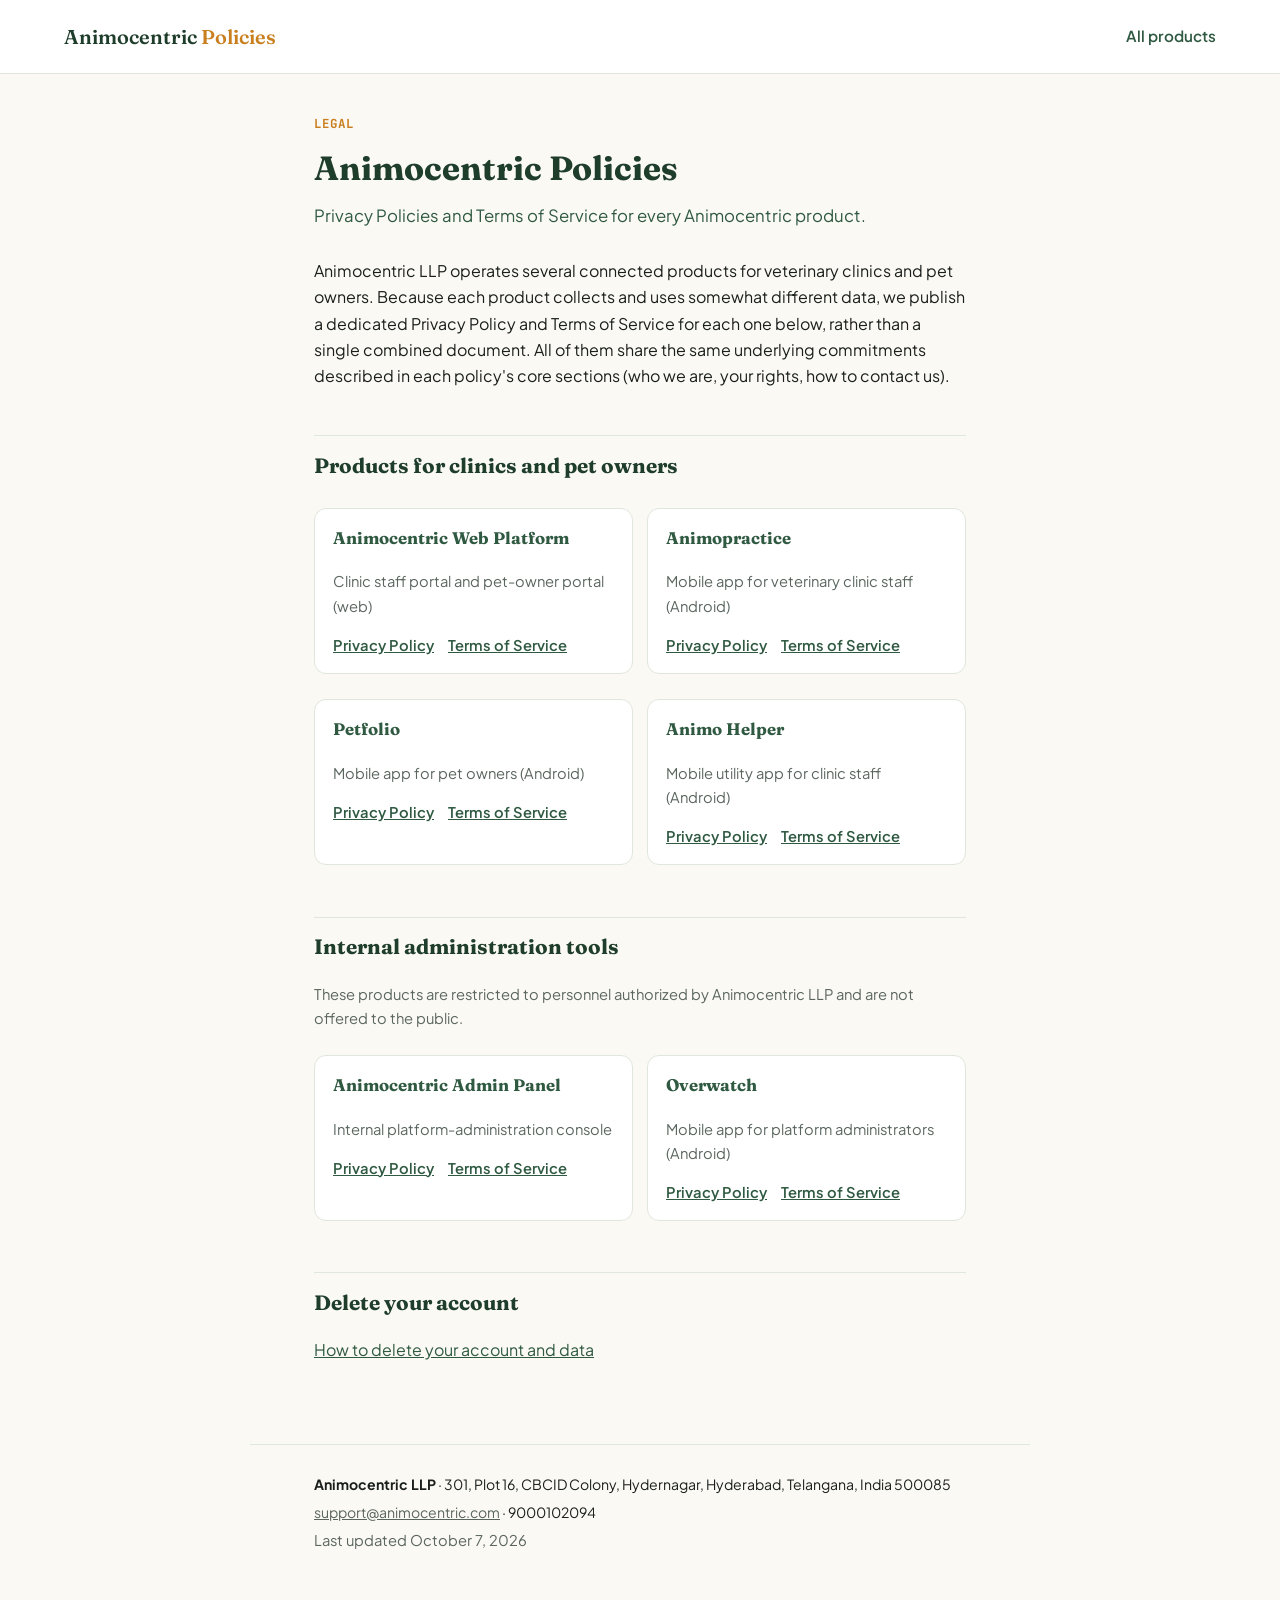
<file: public/index.html>
<!doctype html>
<html lang="en">
<head>
<meta charset="utf-8">
<meta name="viewport" content="width=device-width, initial-scale=1">
<title>Animocentric Policies</title>
<link rel="stylesheet" href="https://fonts.googleapis.com/css2?family=Fraunces:opsz,wght@9..144,400;9..144,600&family=Plus+Jakarta+Sans:wght@400;500;600;700&family=JetBrains+Mono:wght@400;500&display=swap">
<link rel="stylesheet" href="assets/style.css">
</head>
<body data-page="index" data-app="">
<div id="root">
  <noscript>
    <p style="padding:24px;font-family:sans-serif">This page needs JavaScript enabled to display. Please contact support@animocentric.com if you need this policy in another format.</p>
  </noscript>
</div>
<script src="assets/data.js"></script>
<script src="assets/render.js"></script>
</body>
</html>
</file>
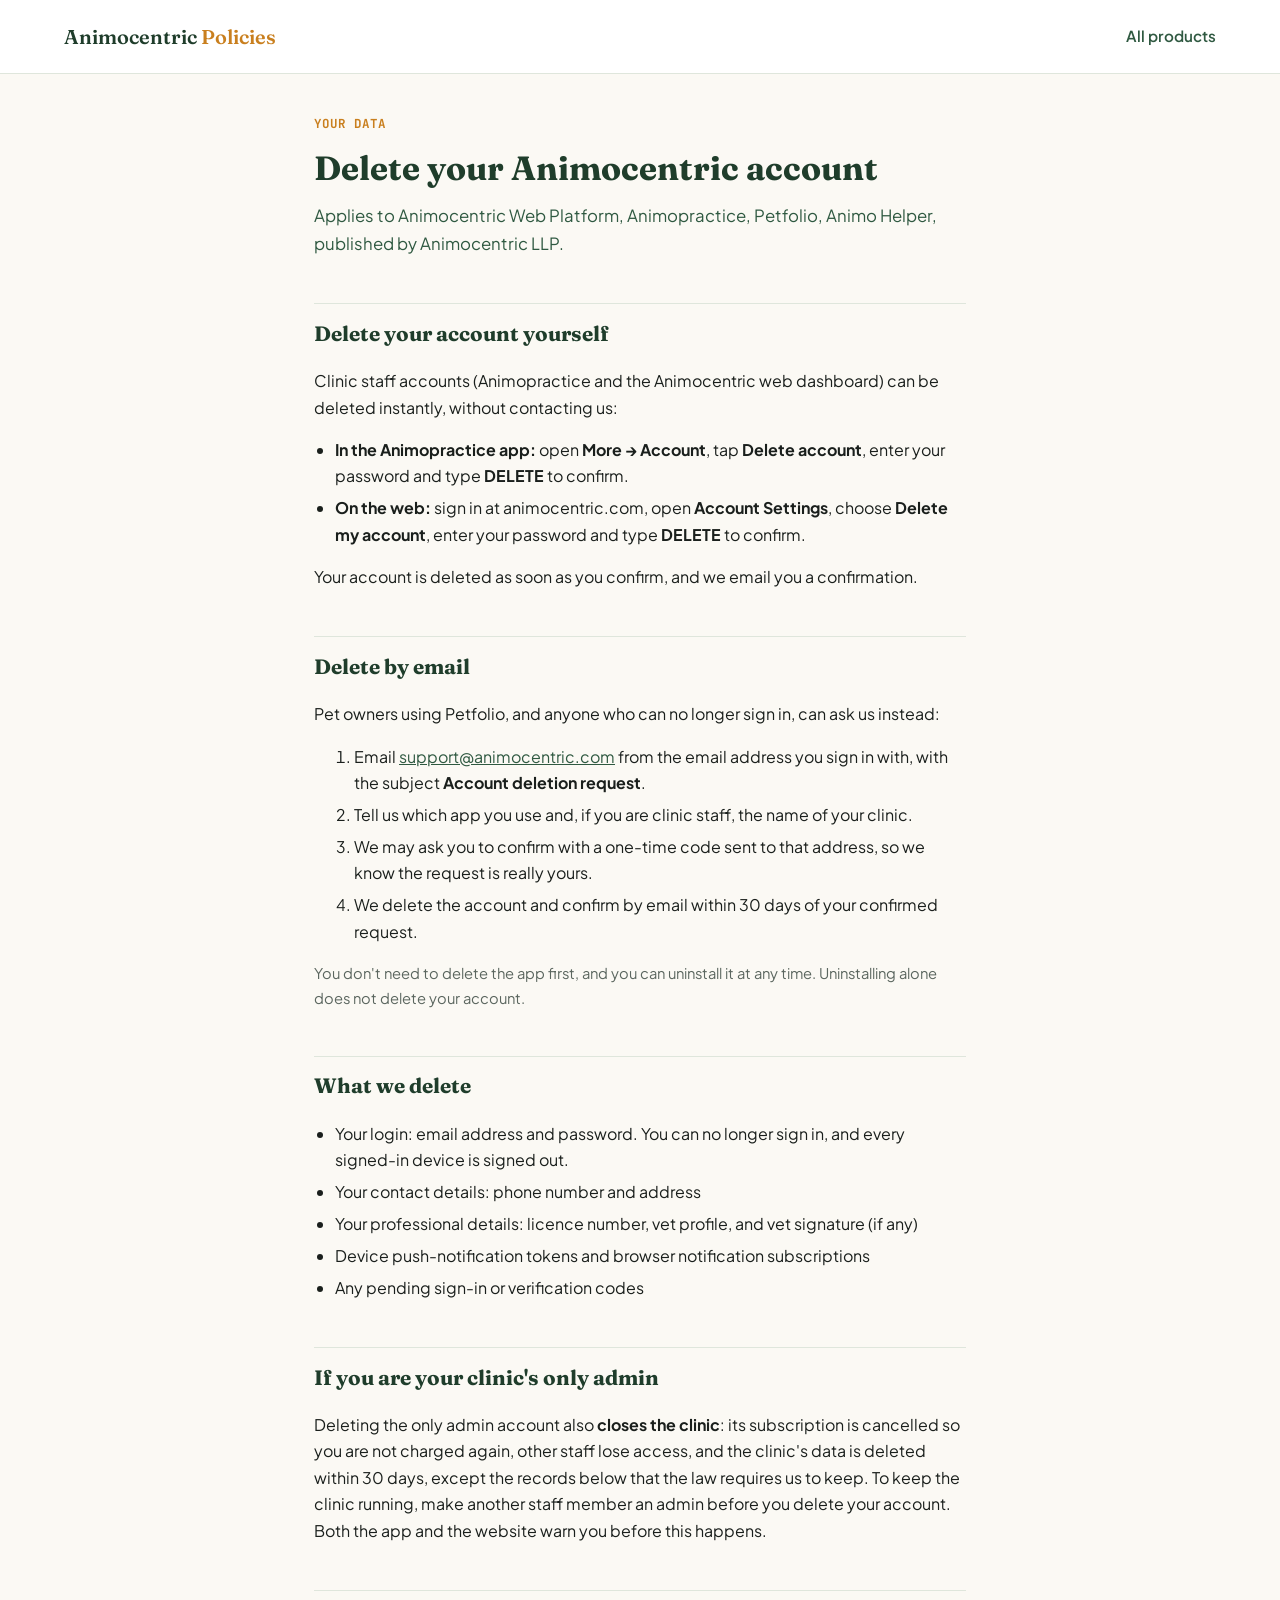
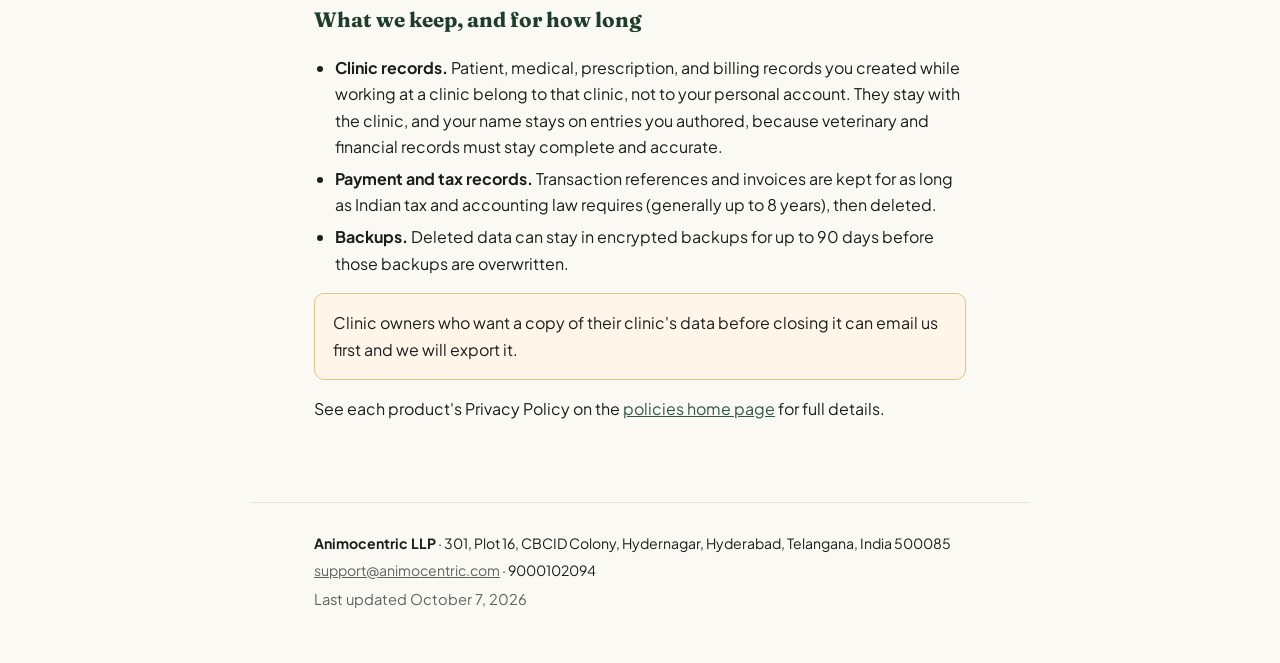
<file: public/delete-account.html>
<!doctype html>
<html lang="en">
<head>
<meta charset="utf-8">
<meta name="viewport" content="width=device-width, initial-scale=1">
<title>Delete your account | Animocentric</title>
<link rel="stylesheet" href="https://fonts.googleapis.com/css2?family=Fraunces:opsz,wght@9..144,400;9..144,600&family=Plus+Jakarta+Sans:wght@400;500;600;700&family=JetBrains+Mono:wght@400;500&display=swap">
<link rel="stylesheet" href="assets/style.css">
</head>
<body data-page="delete-account" data-app="">
<div id="root">
  <noscript>
    <p style="padding:24px;font-family:sans-serif">This page needs JavaScript enabled to display. Please contact support@animocentric.com if you need this policy in another format.</p>
  </noscript>
</div>
<script src="assets/data.js"></script>
<script src="assets/render.js"></script>
</body>
</html>
</file>
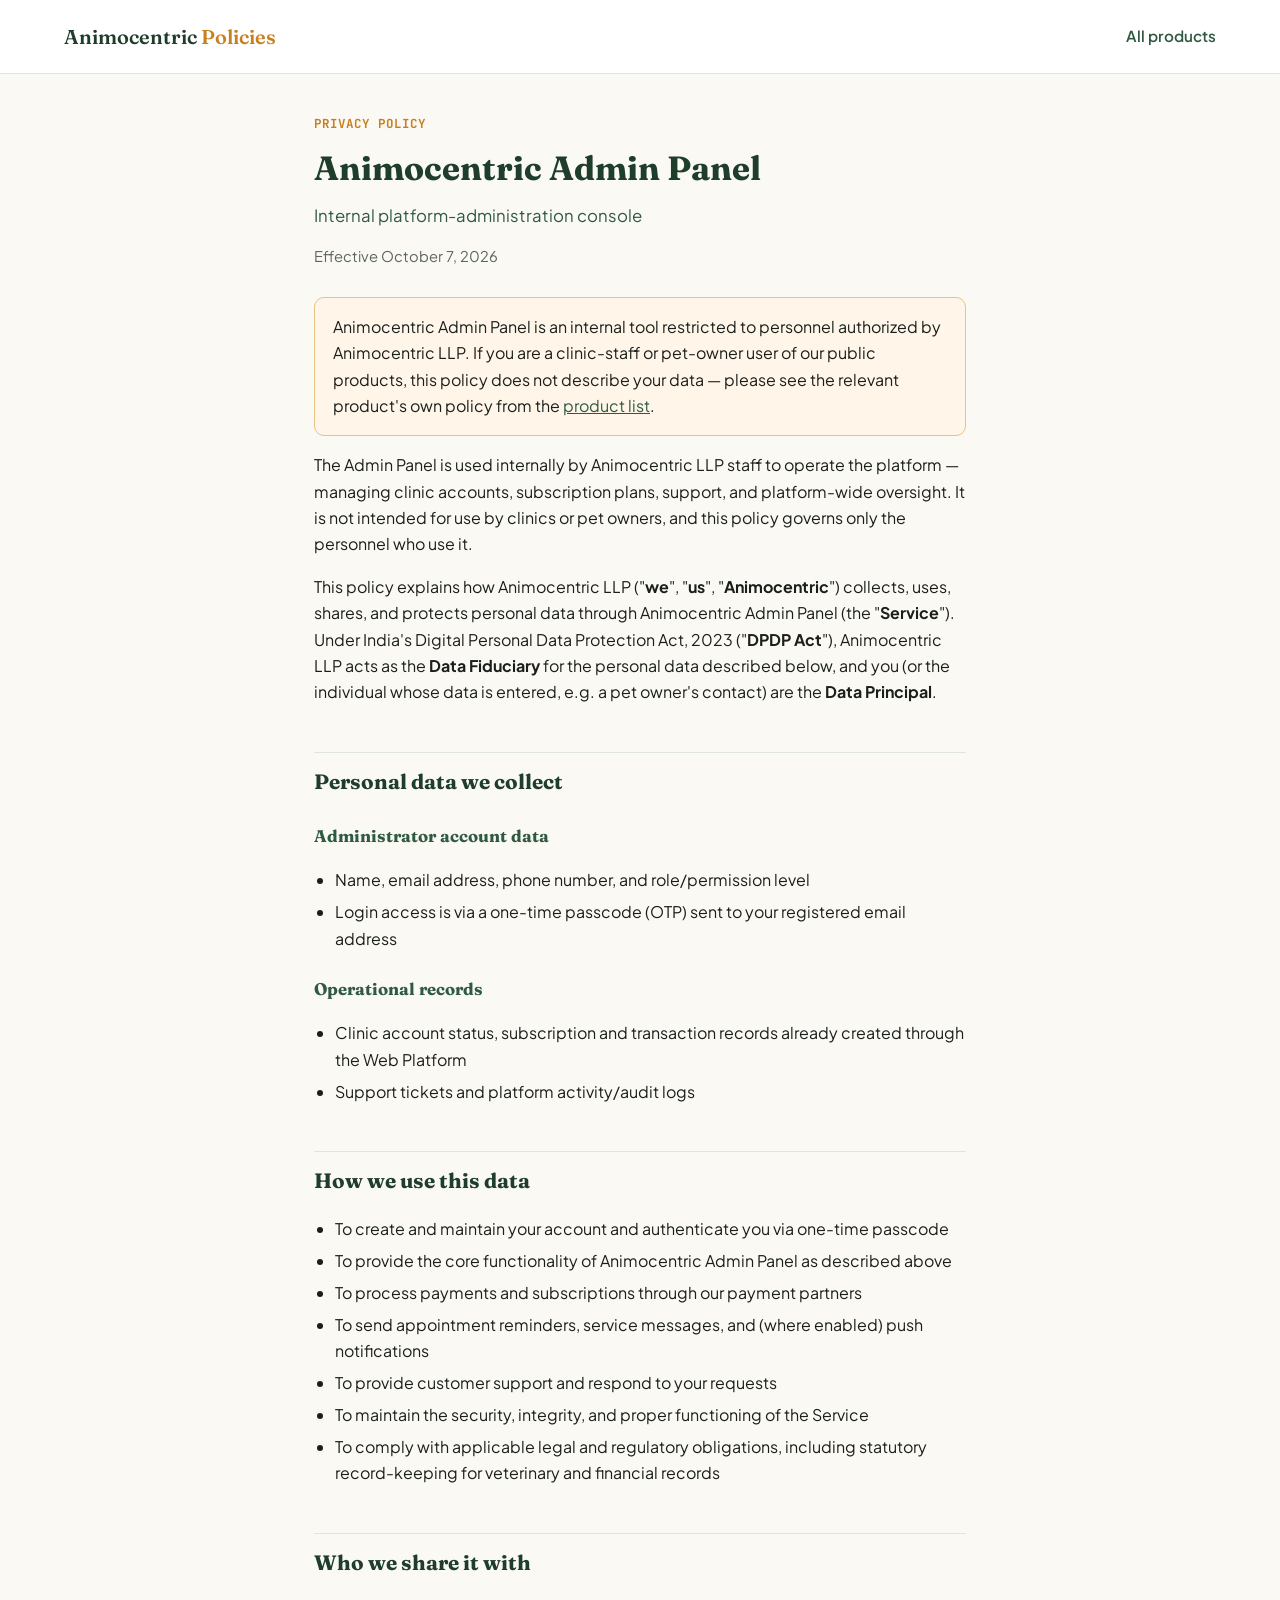
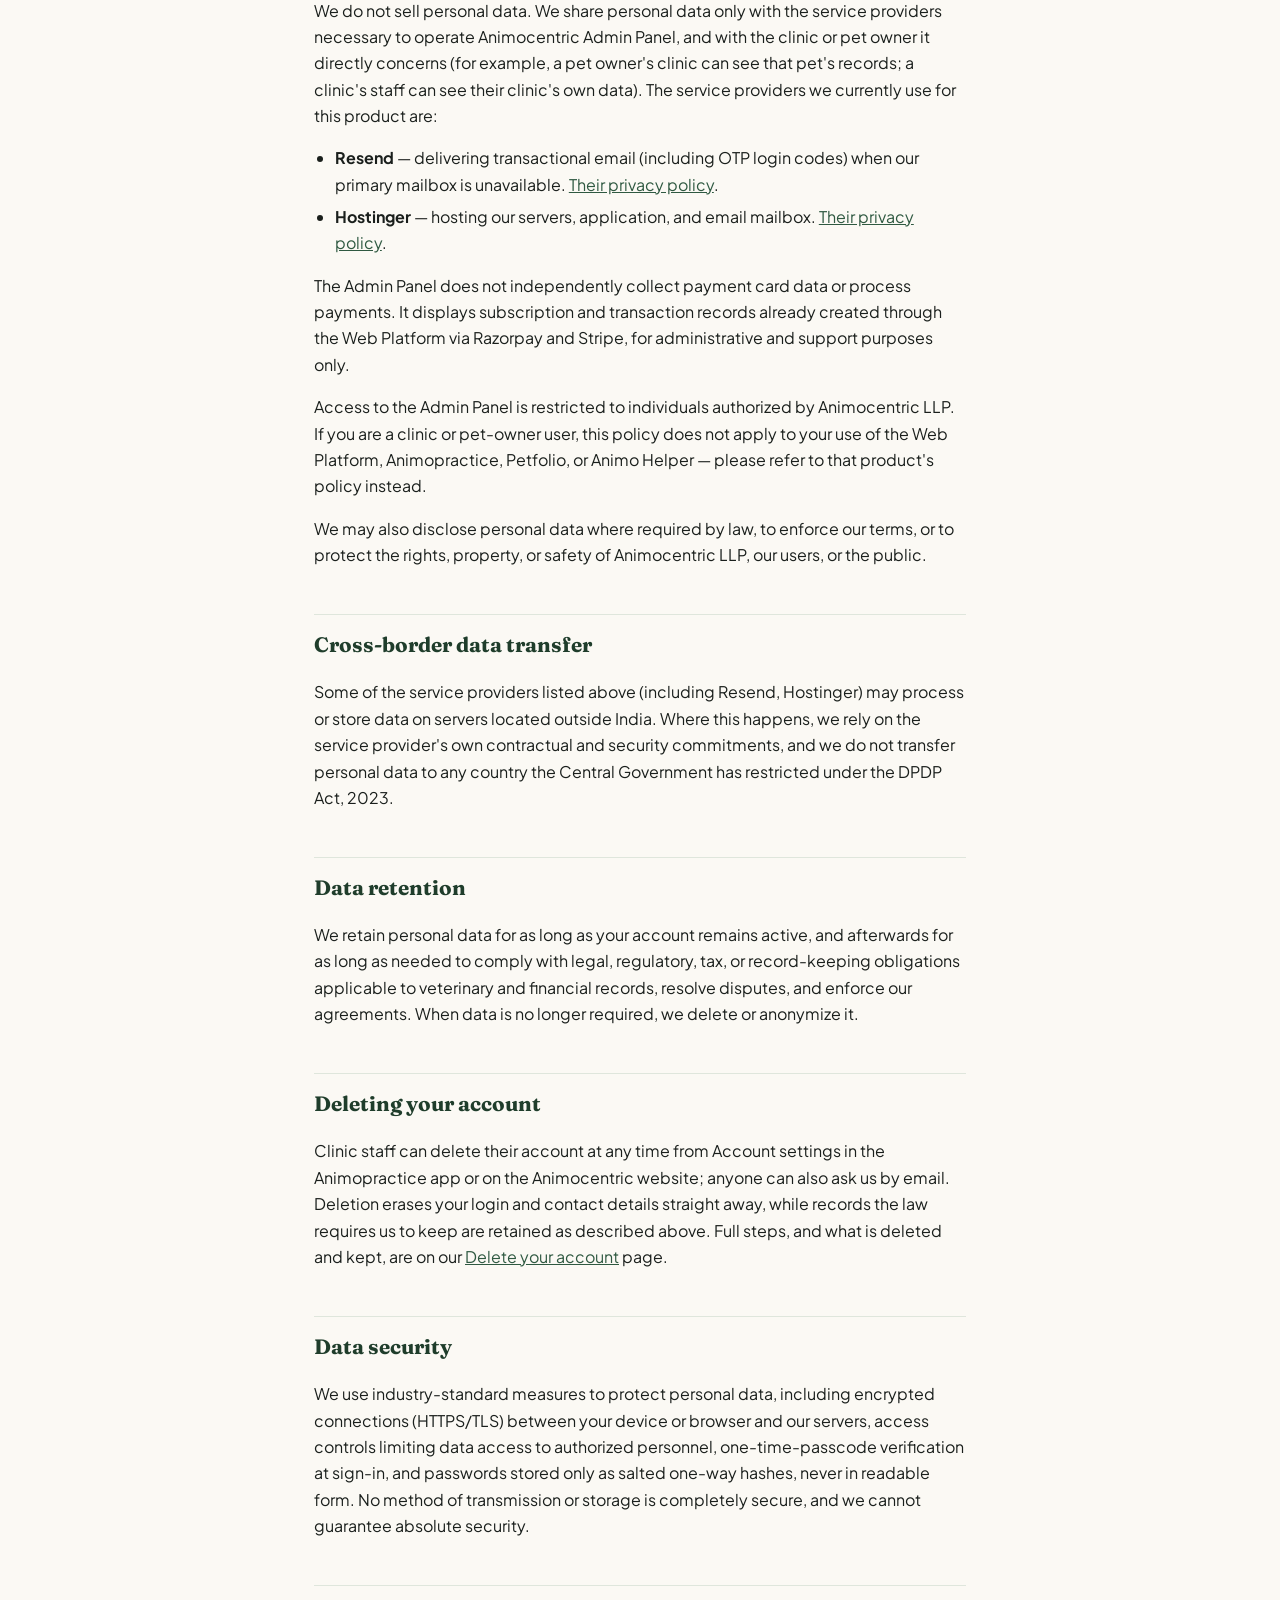
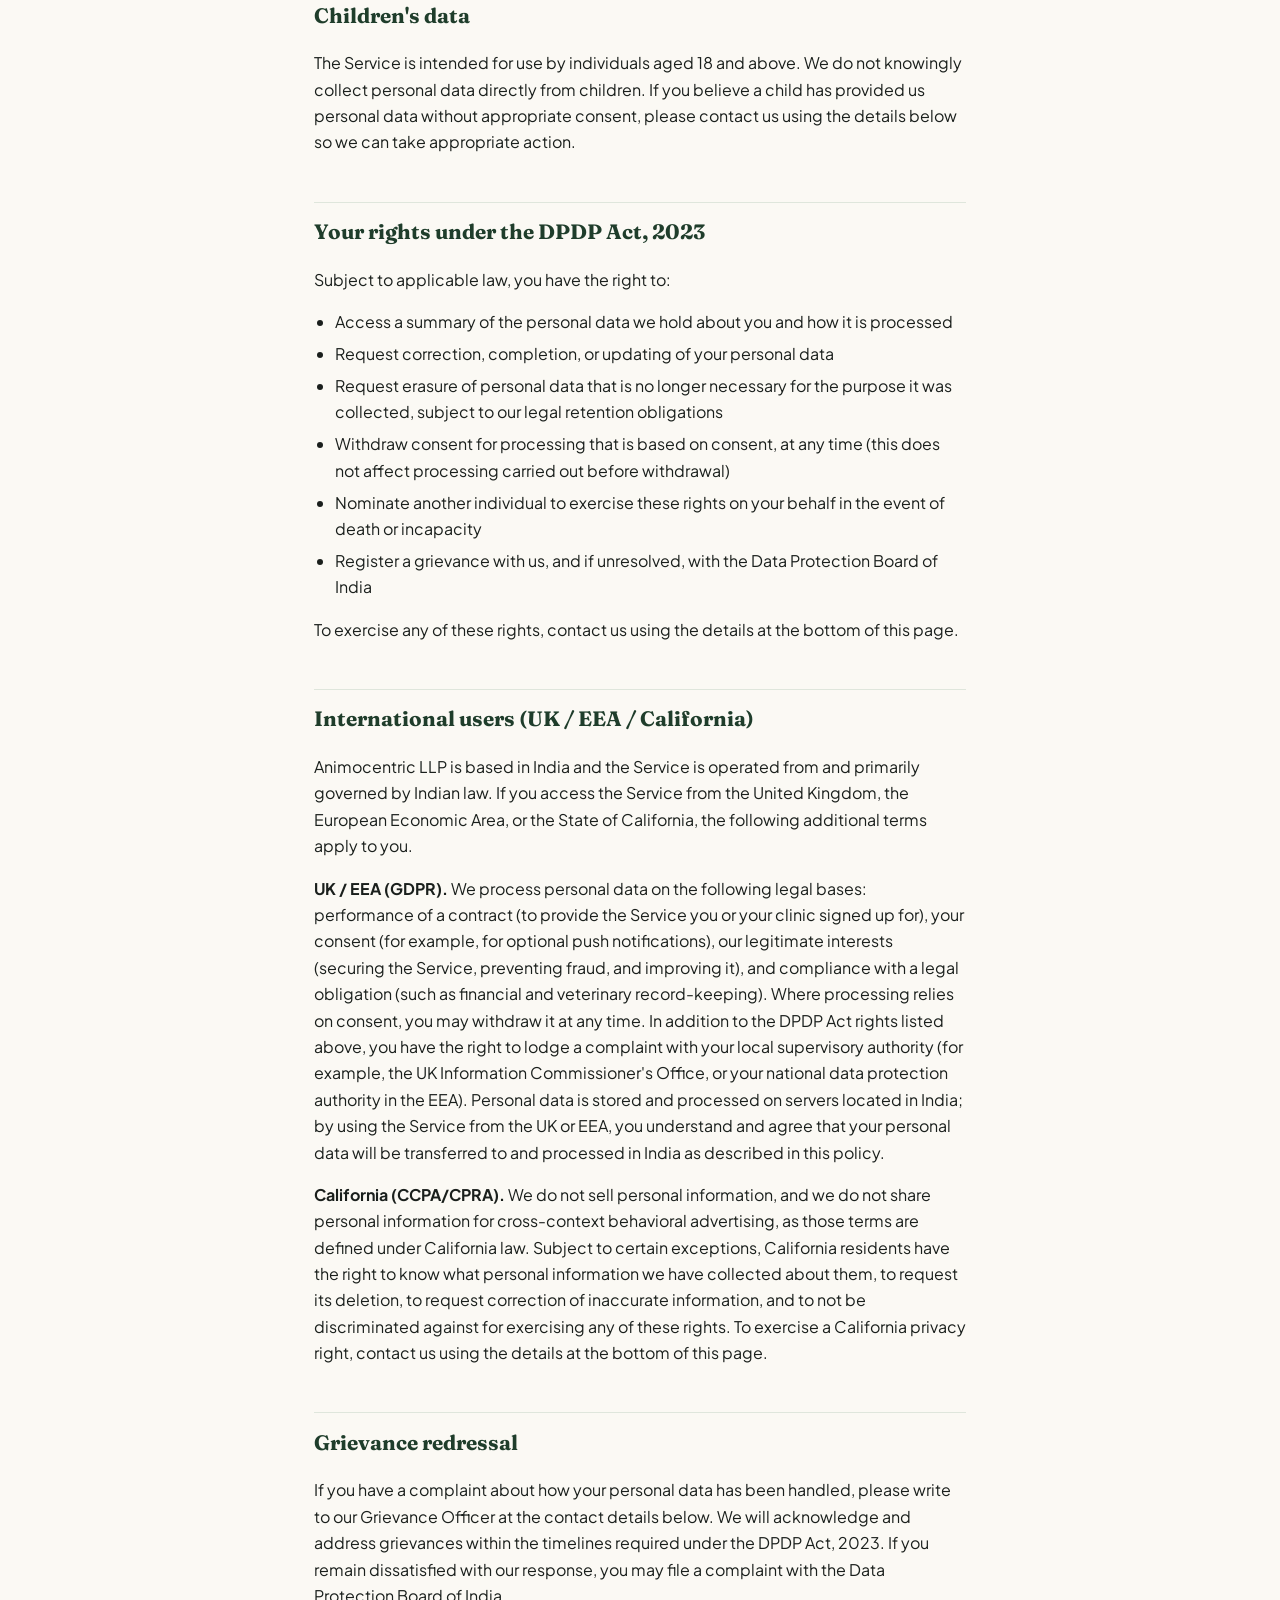
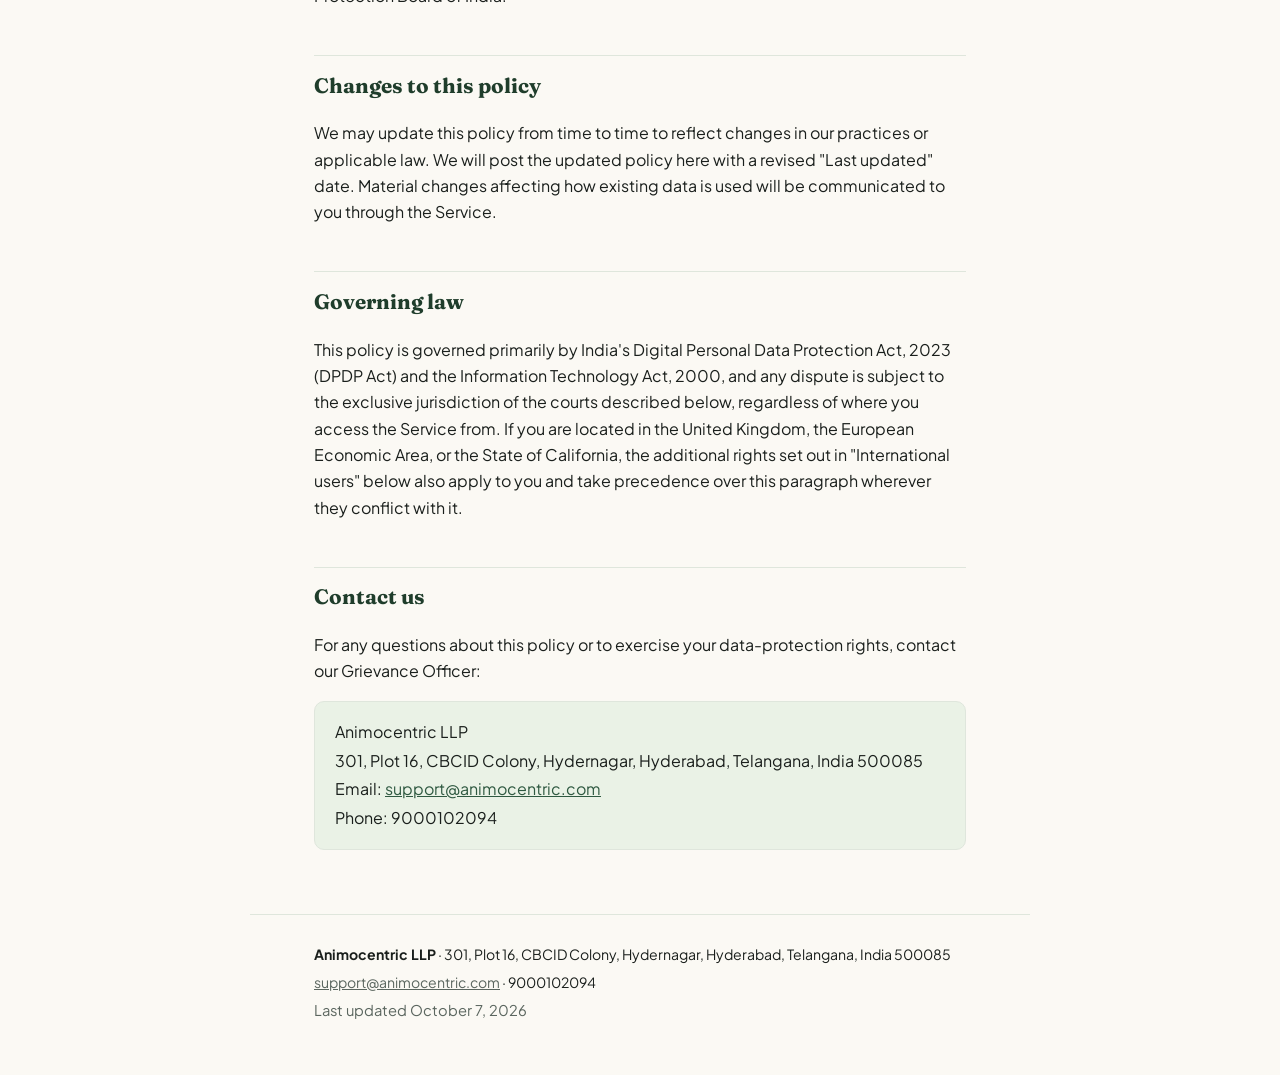
<file: public/privacy/admin-website.html>
<!doctype html>
<html lang="en">
<head>
<meta charset="utf-8">
<meta name="viewport" content="width=device-width, initial-scale=1">
<title>Privacy Policy | Animocentric</title>
<link rel="stylesheet" href="https://fonts.googleapis.com/css2?family=Fraunces:opsz,wght@9..144,400;9..144,600&family=Plus+Jakarta+Sans:wght@400;500;600;700&family=JetBrains+Mono:wght@400;500&display=swap">
<link rel="stylesheet" href="../assets/style.css">
</head>
<body data-page="privacy" data-app="admin-website">
<div id="root">
  <noscript>
    <p style="padding:24px;font-family:sans-serif">This page needs JavaScript enabled to display. Please contact support@animocentric.com if you need this policy in another format.</p>
  </noscript>
</div>
<script src="../assets/data.js"></script>
<script src="../assets/render.js"></script>
</body>
</html>
</file>
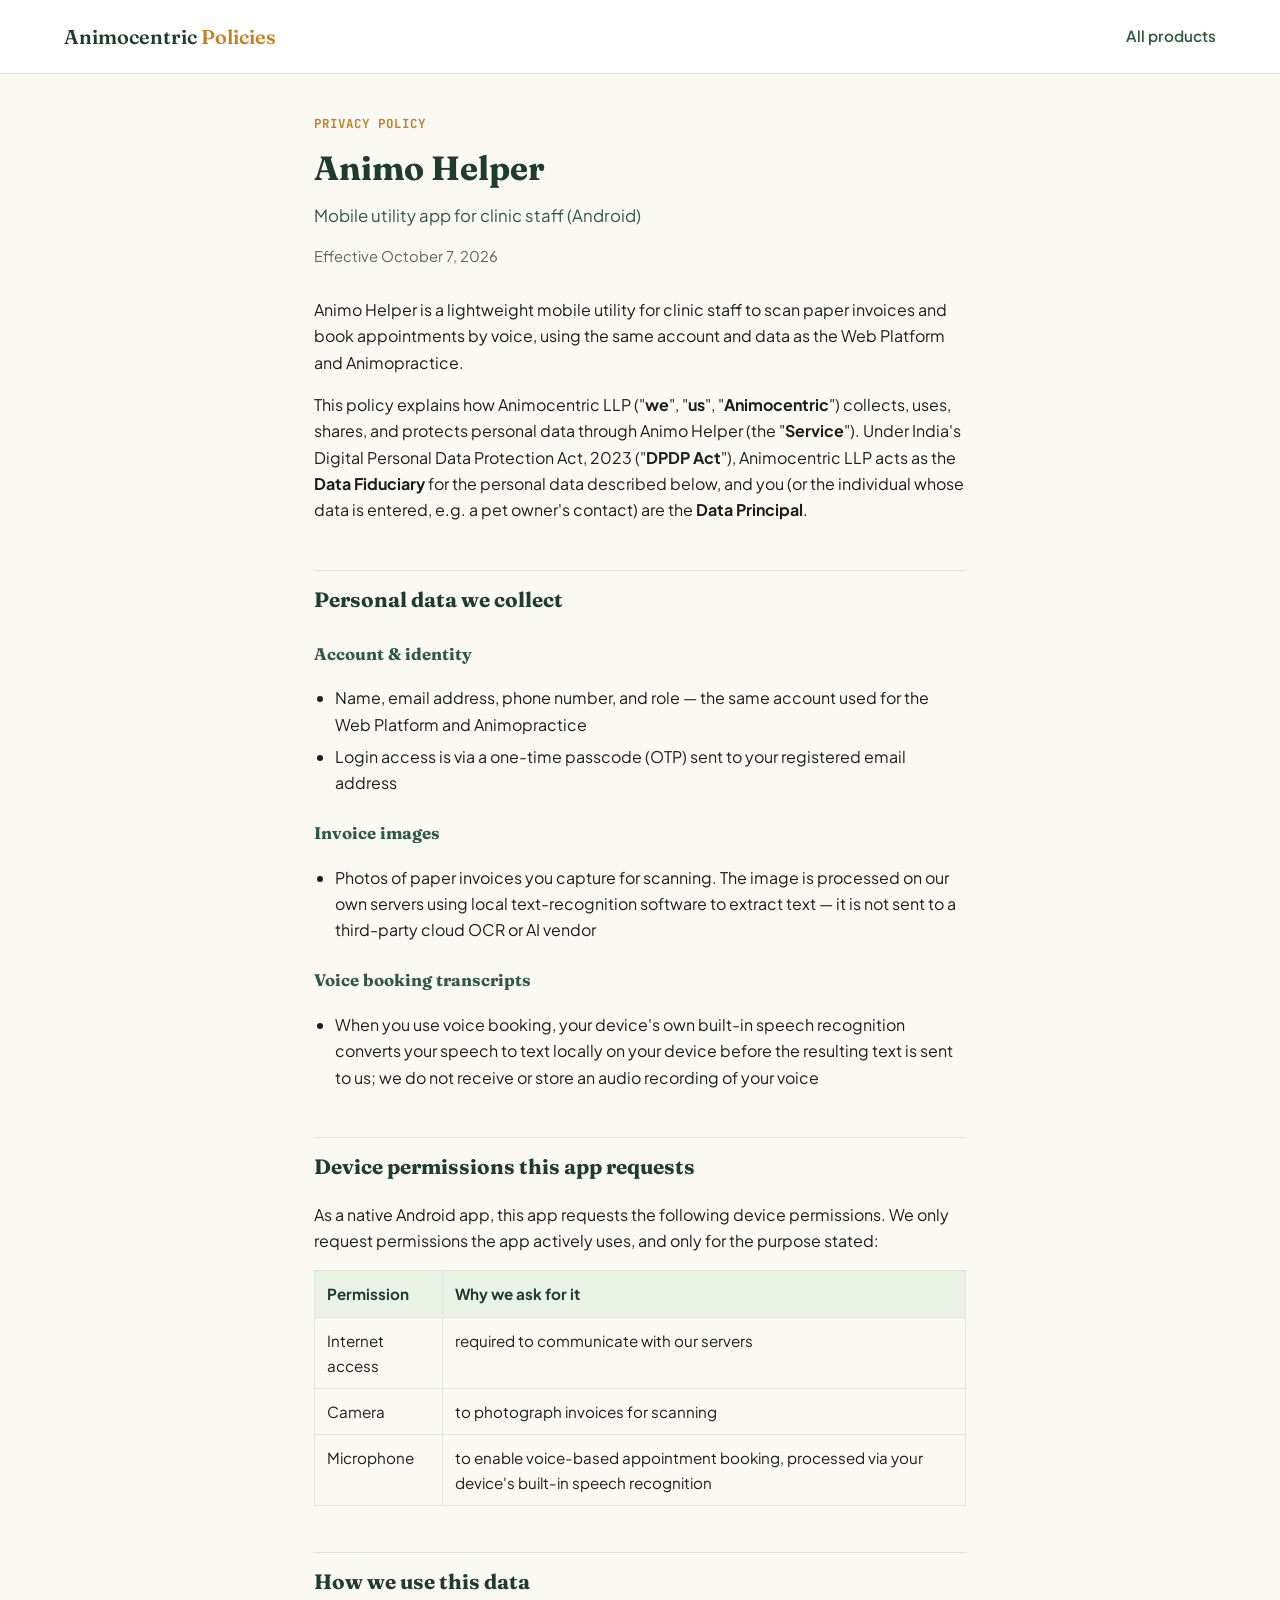
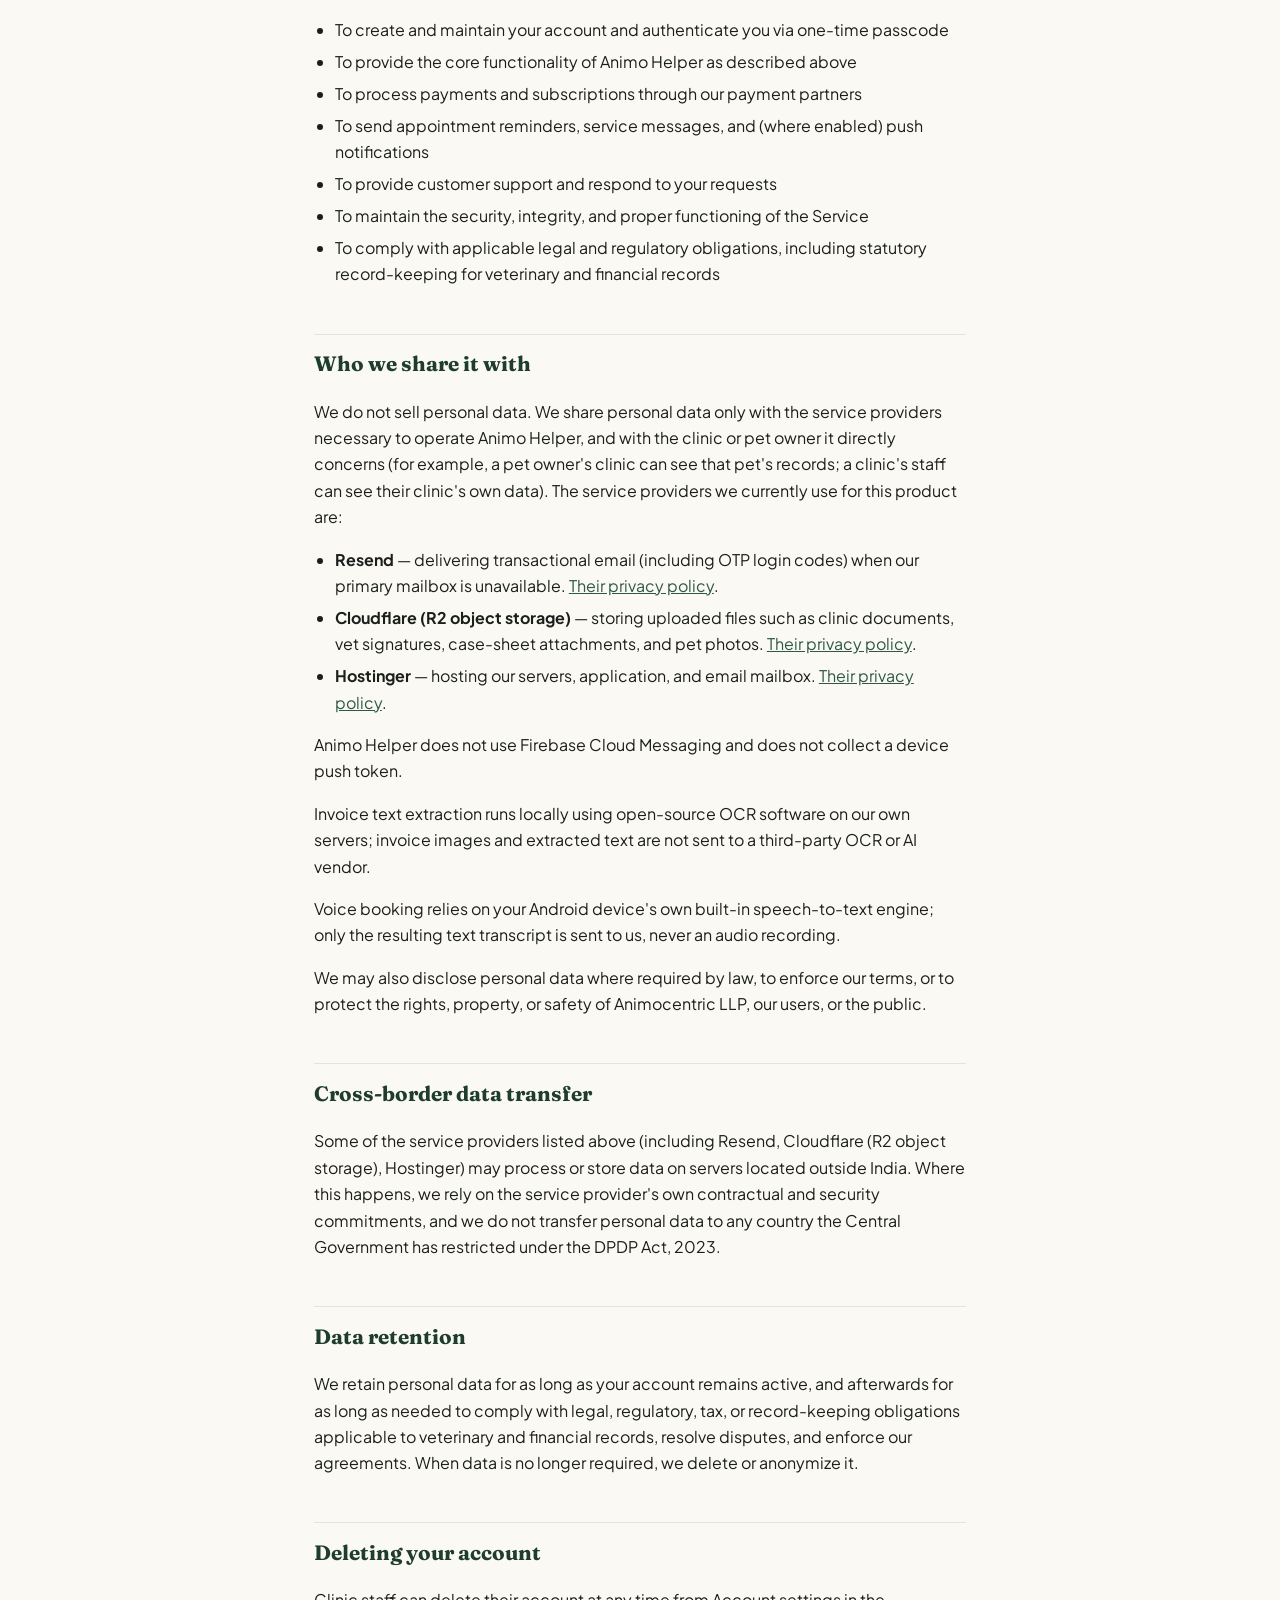
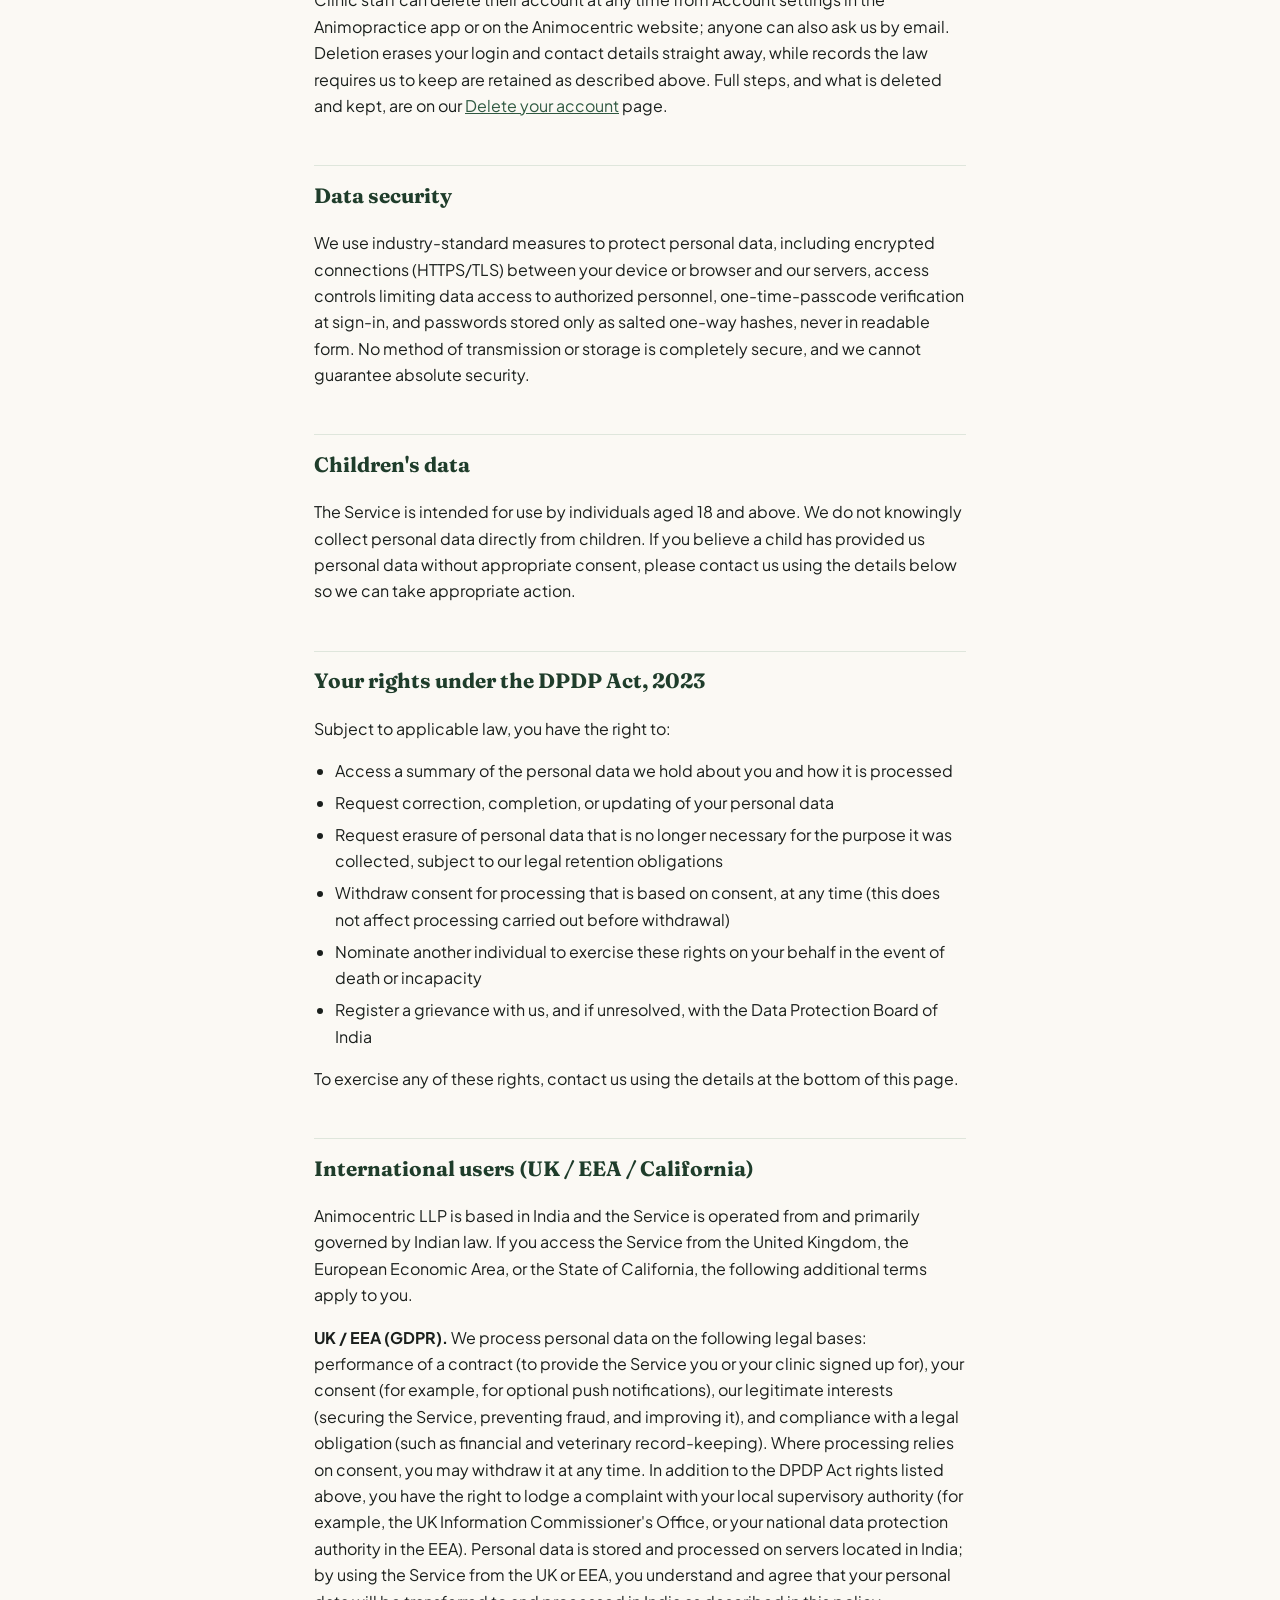
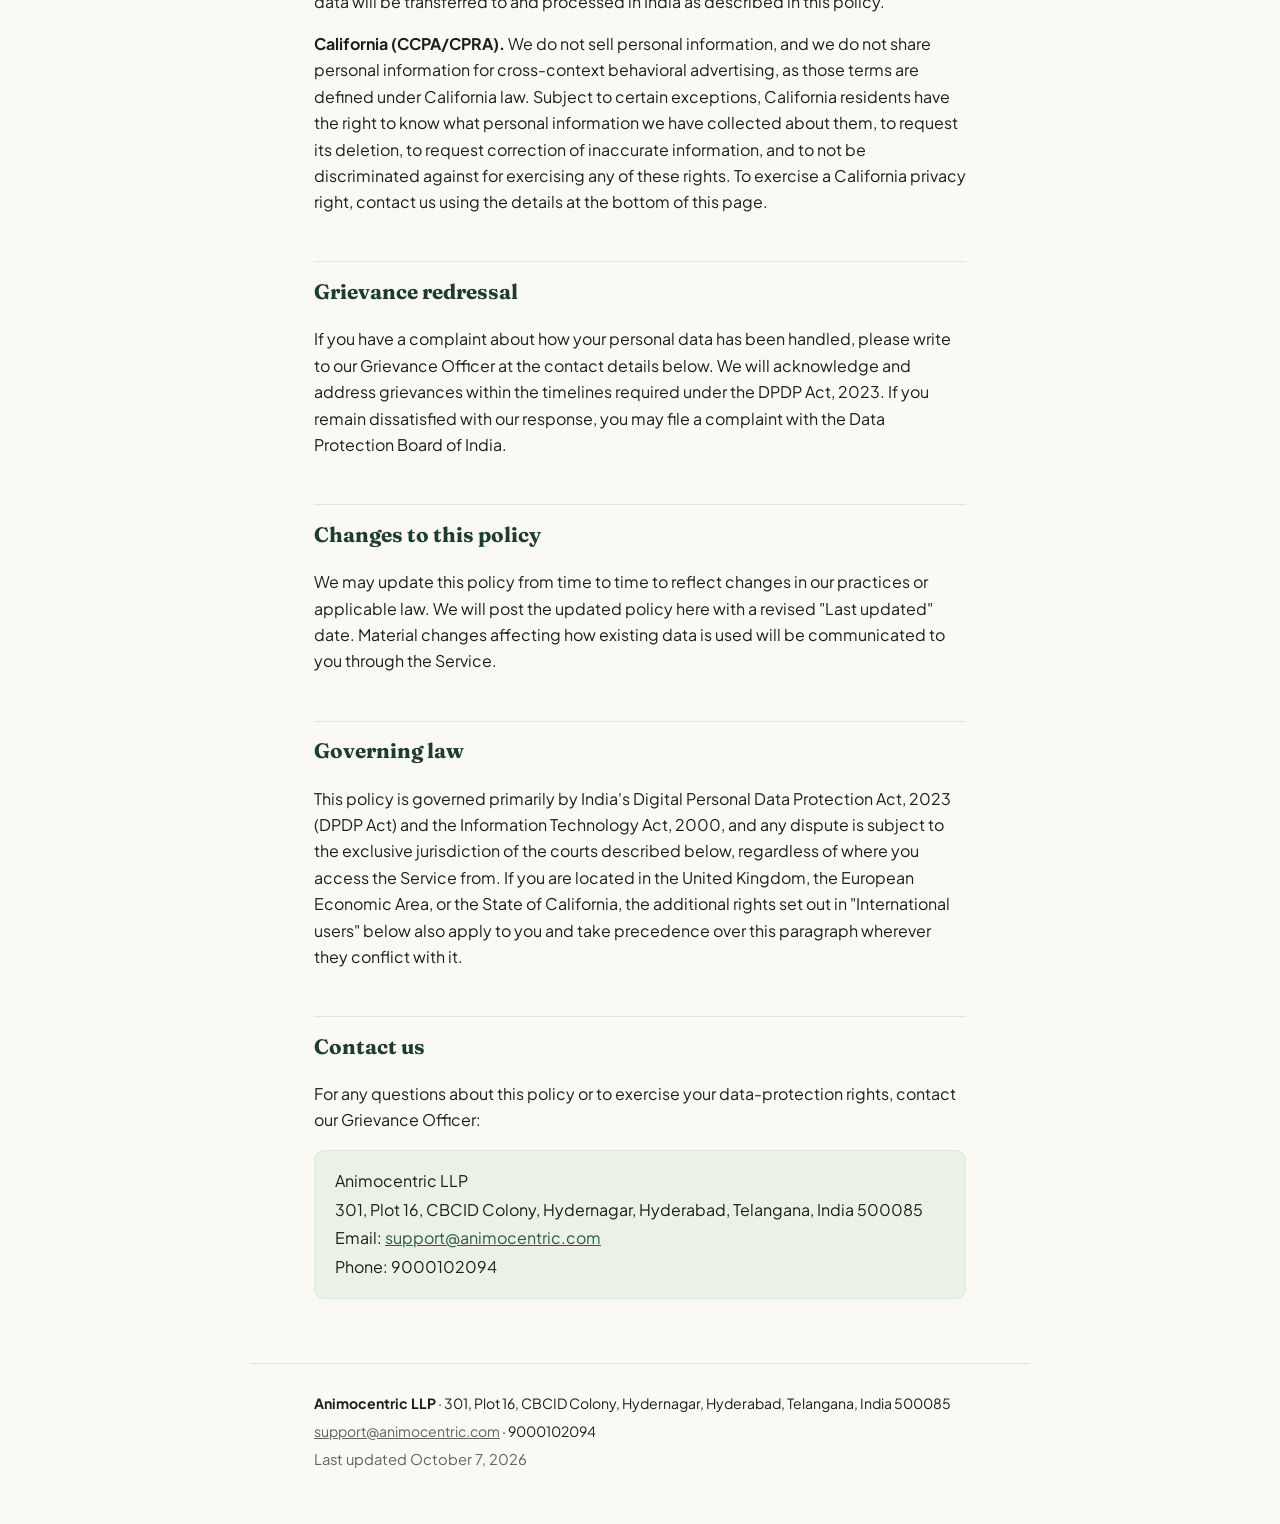
<file: public/privacy/animo-helper.html>
<!doctype html>
<html lang="en">
<head>
<meta charset="utf-8">
<meta name="viewport" content="width=device-width, initial-scale=1">
<title>Privacy Policy | Animocentric</title>
<link rel="stylesheet" href="https://fonts.googleapis.com/css2?family=Fraunces:opsz,wght@9..144,400;9..144,600&family=Plus+Jakarta+Sans:wght@400;500;600;700&family=JetBrains+Mono:wght@400;500&display=swap">
<link rel="stylesheet" href="../assets/style.css">
</head>
<body data-page="privacy" data-app="animo-helper">
<div id="root">
  <noscript>
    <p style="padding:24px;font-family:sans-serif">This page needs JavaScript enabled to display. Please contact support@animocentric.com if you need this policy in another format.</p>
  </noscript>
</div>
<script src="../assets/data.js"></script>
<script src="../assets/render.js"></script>
</body>
</html>
</file>
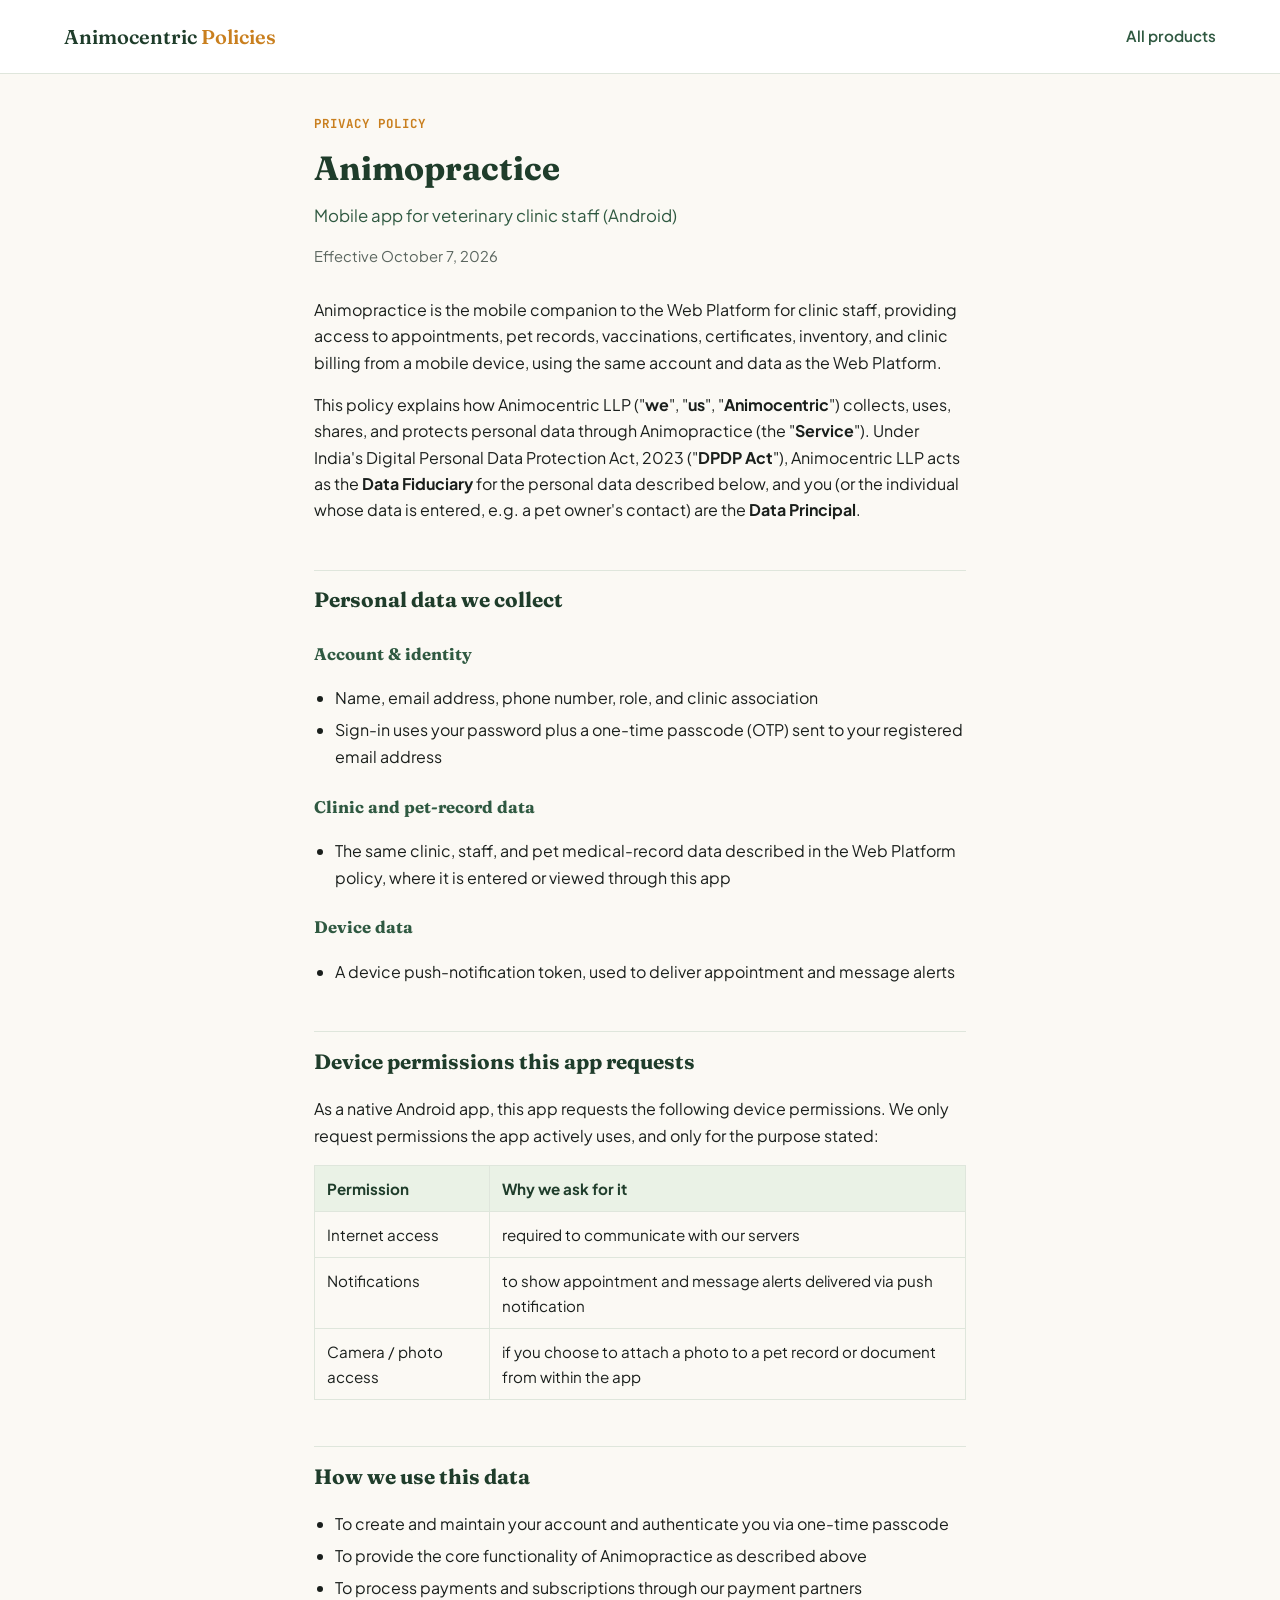
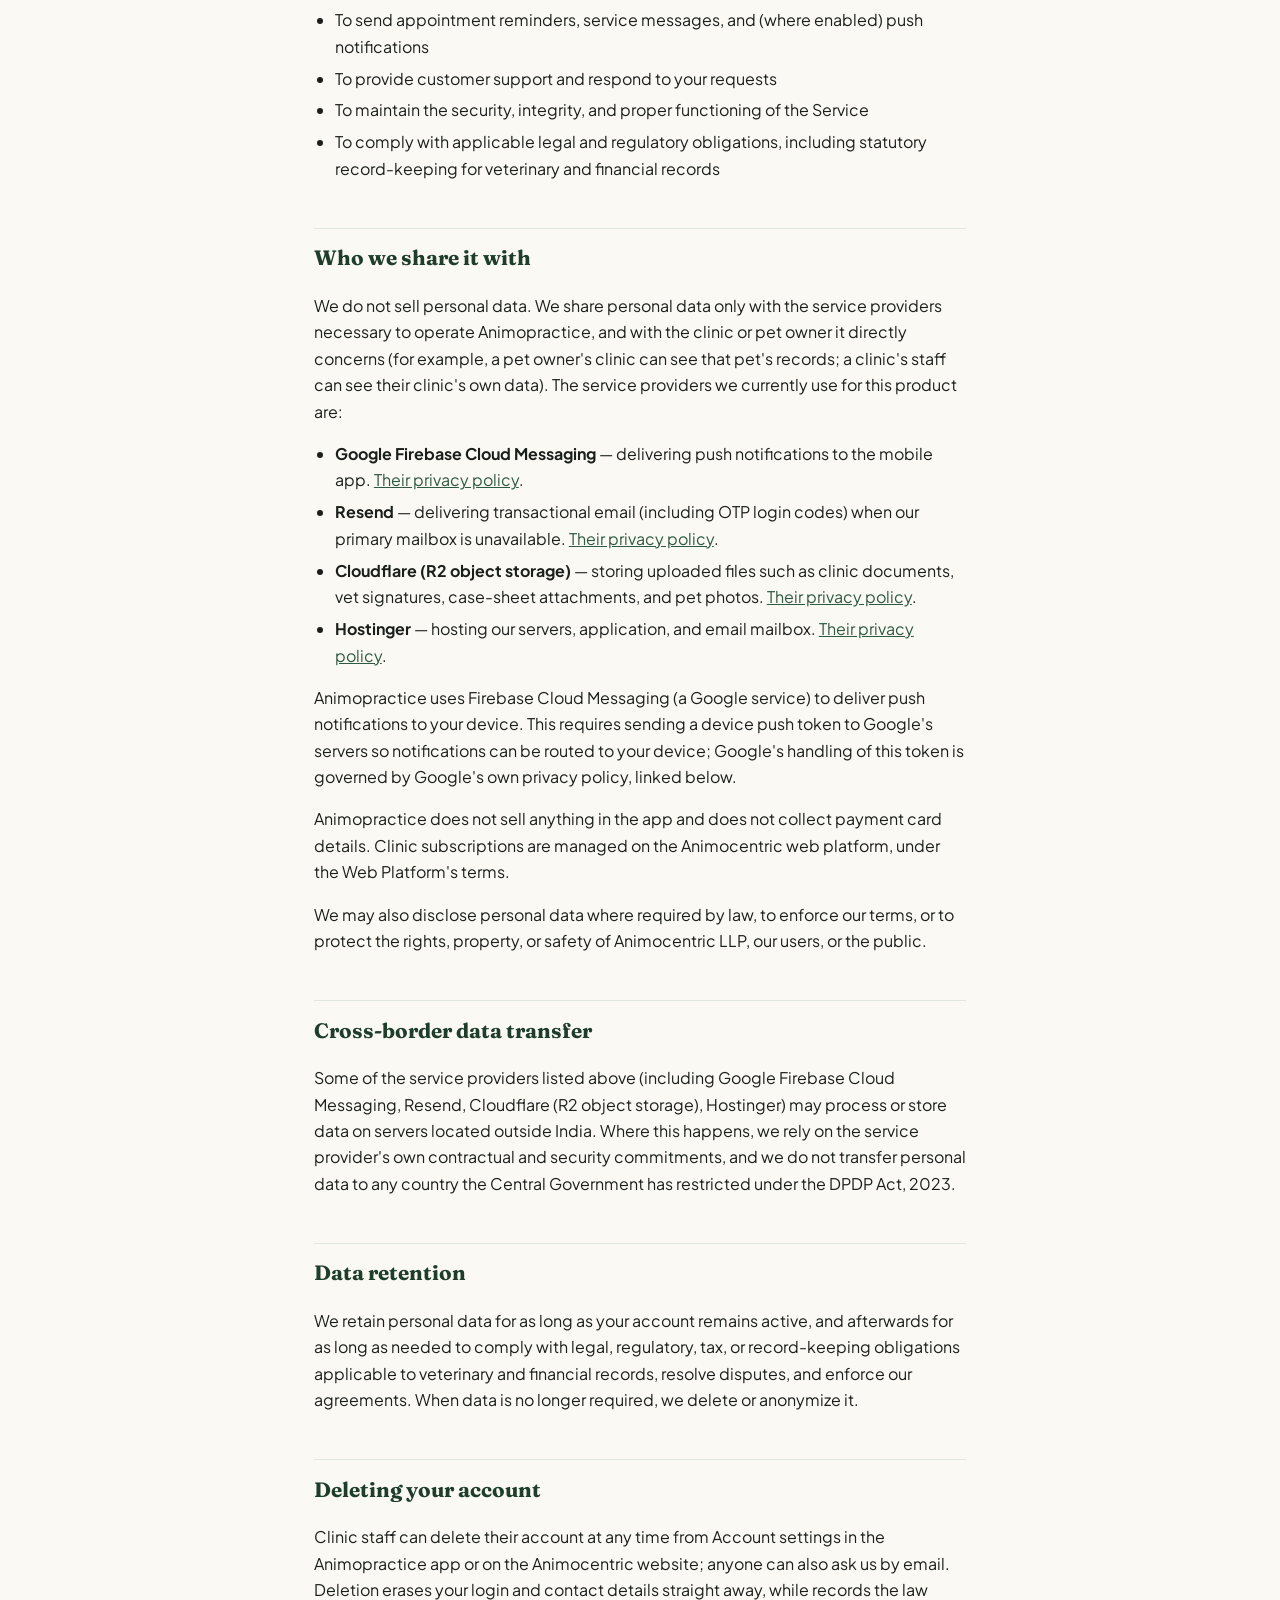
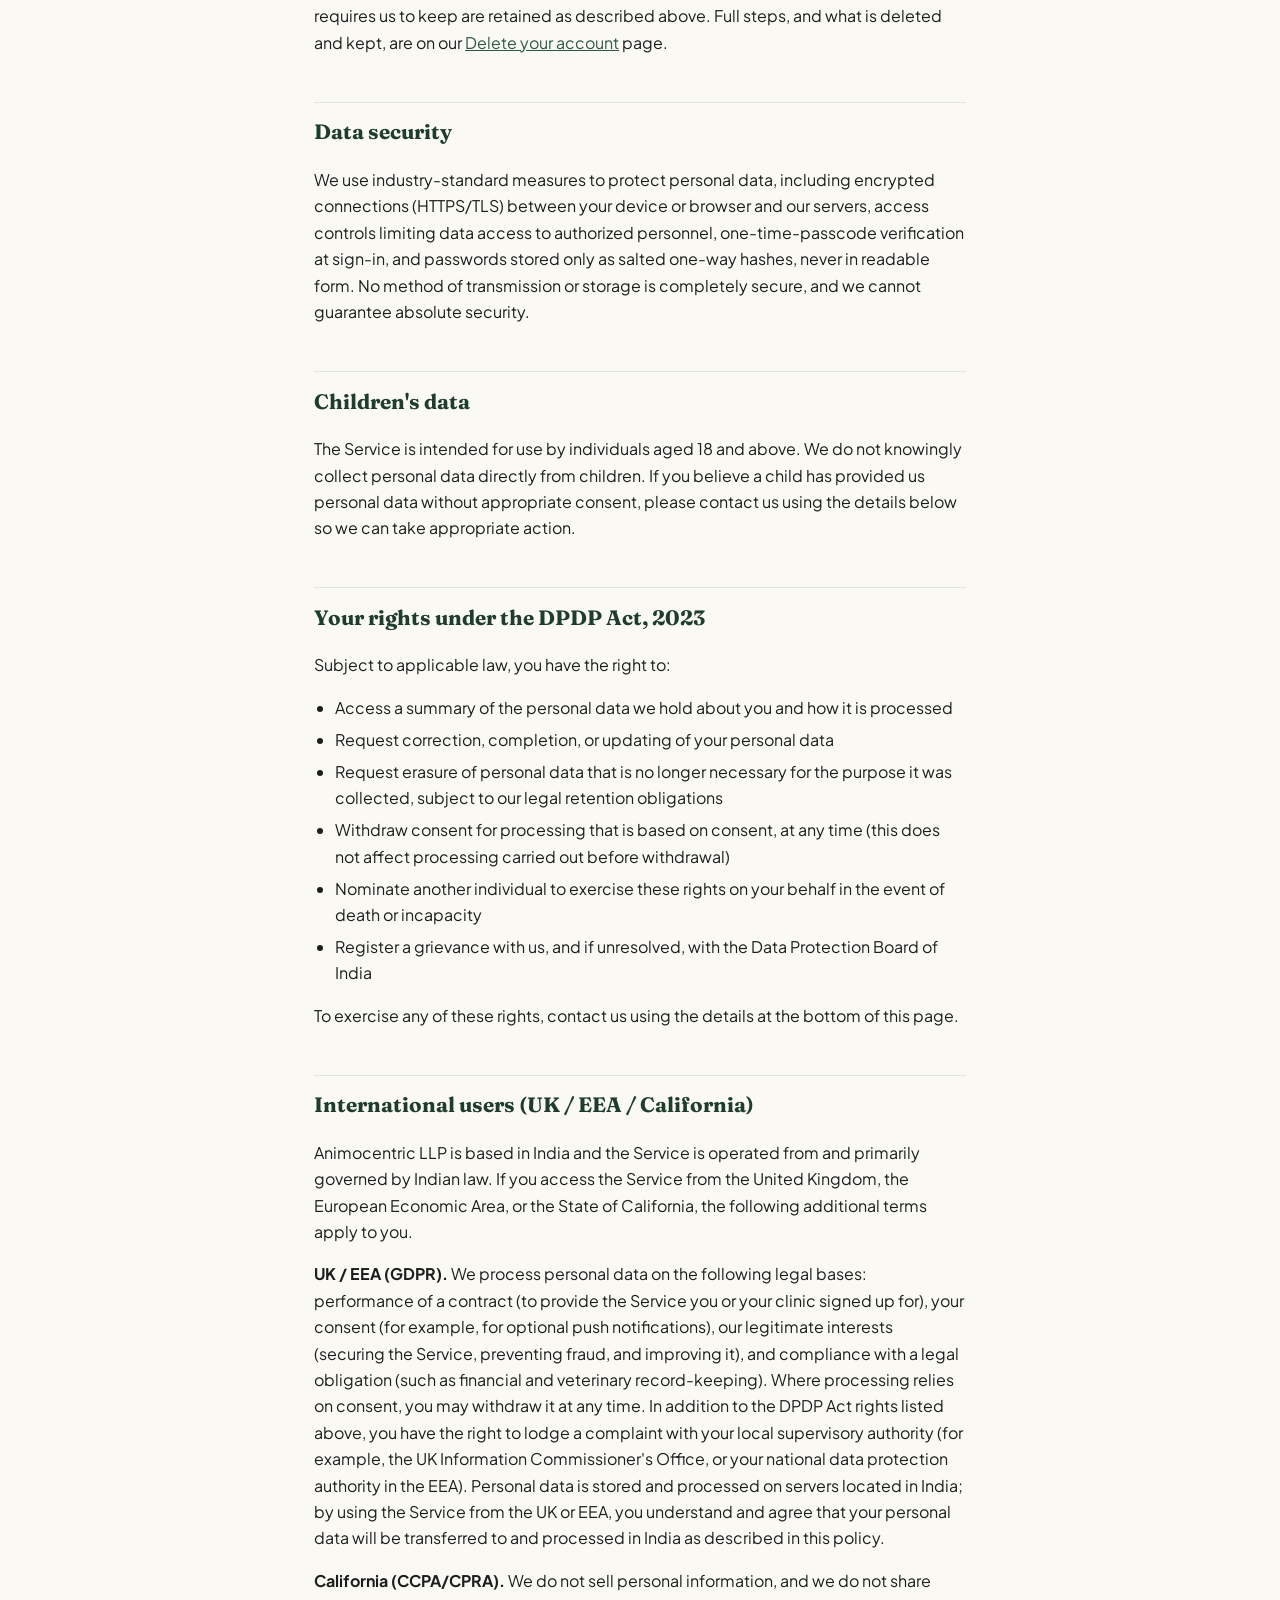
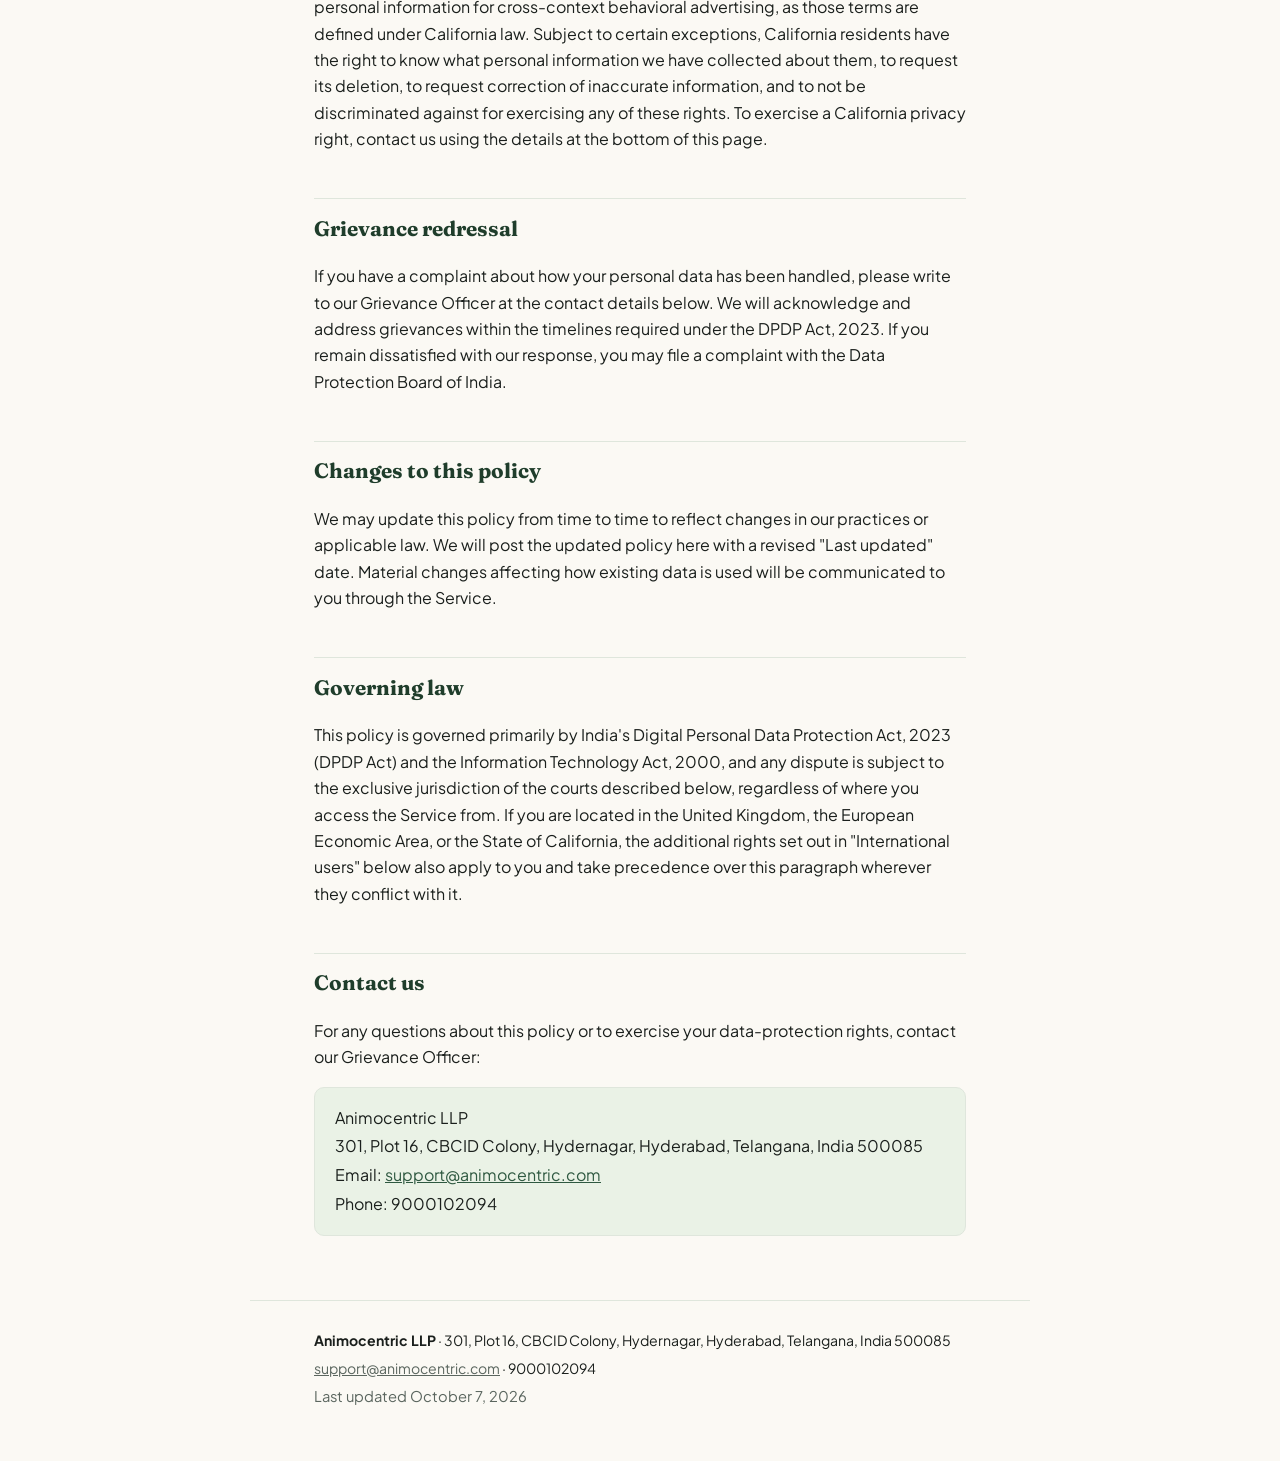
<file: public/privacy/animopractice.html>
<!doctype html>
<html lang="en">
<head>
<meta charset="utf-8">
<meta name="viewport" content="width=device-width, initial-scale=1">
<title>Privacy Policy | Animocentric</title>
<link rel="stylesheet" href="https://fonts.googleapis.com/css2?family=Fraunces:opsz,wght@9..144,400;9..144,600&family=Plus+Jakarta+Sans:wght@400;500;600;700&family=JetBrains+Mono:wght@400;500&display=swap">
<link rel="stylesheet" href="../assets/style.css">
</head>
<body data-page="privacy" data-app="animopractice">
<div id="root">
  <noscript>
    <p style="padding:24px;font-family:sans-serif">This page needs JavaScript enabled to display. Please contact support@animocentric.com if you need this policy in another format.</p>
  </noscript>
</div>
<script src="../assets/data.js"></script>
<script src="../assets/render.js"></script>
</body>
</html>
</file>
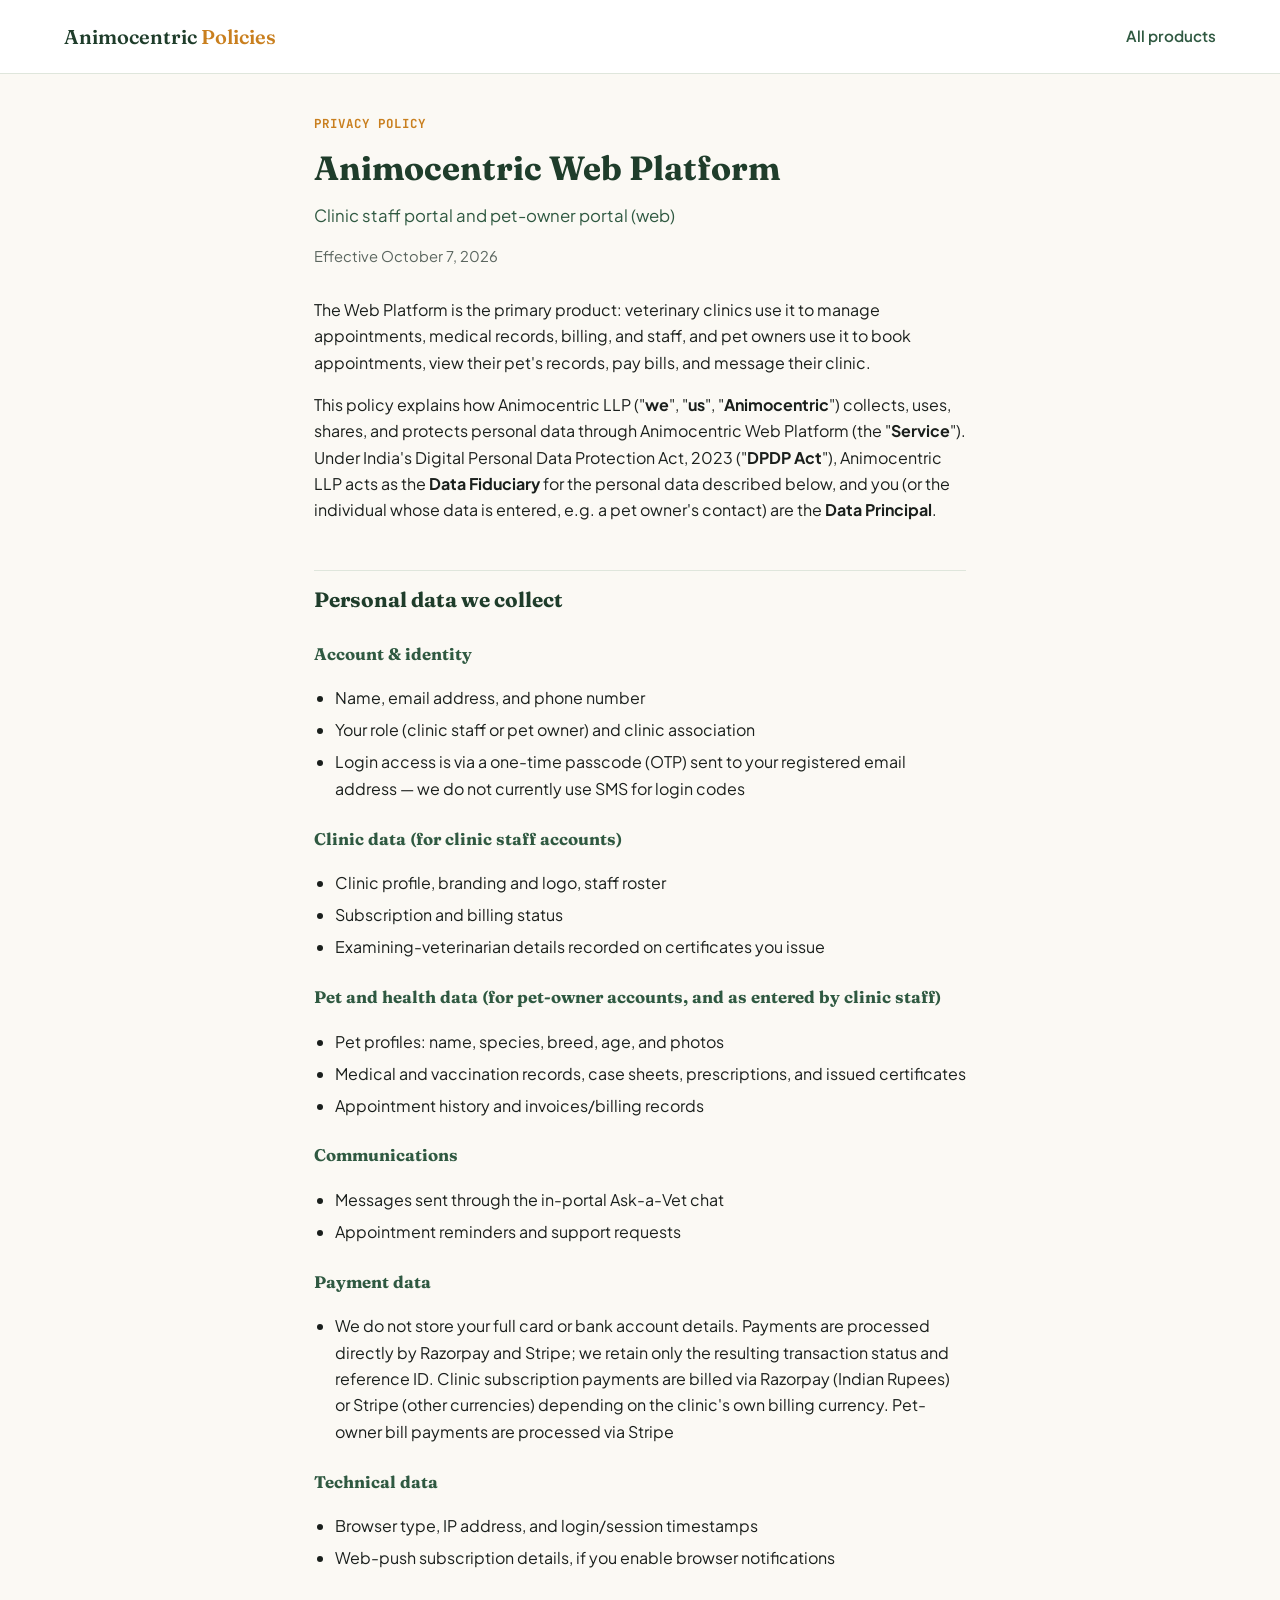
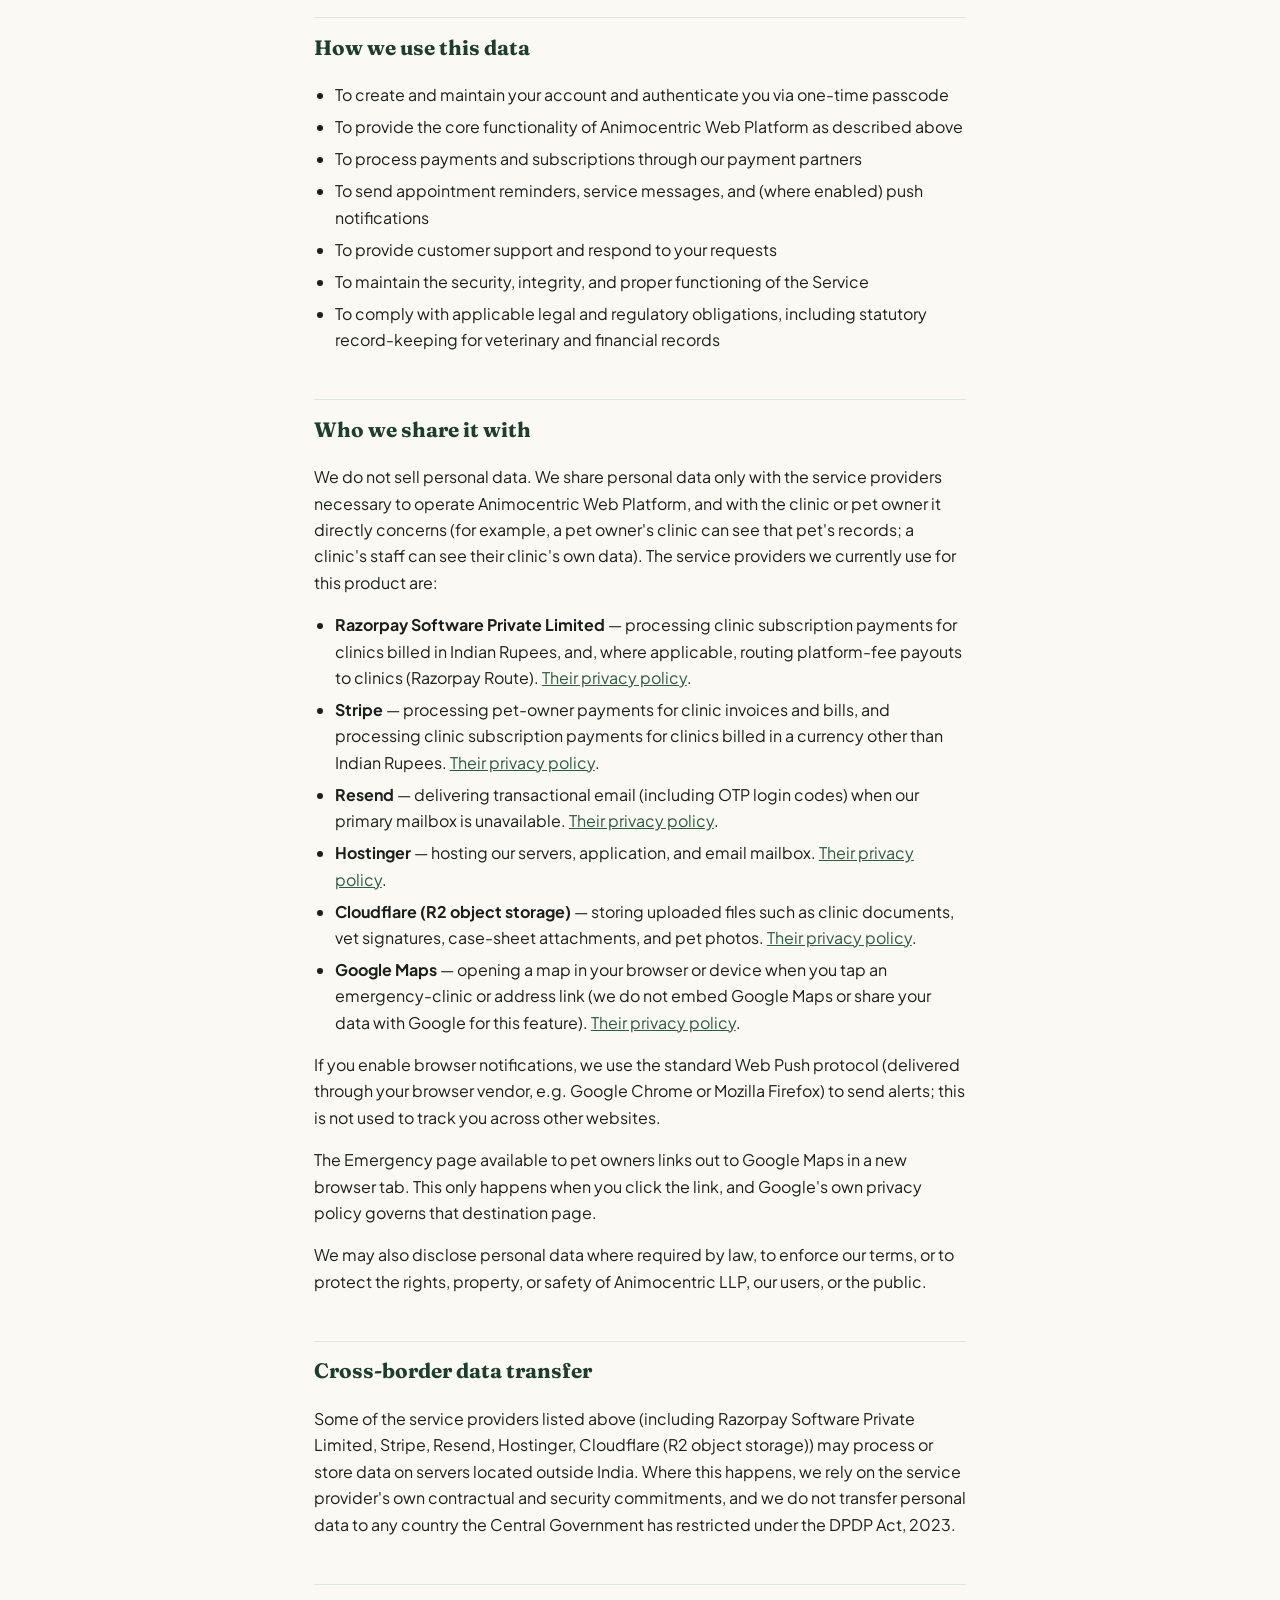
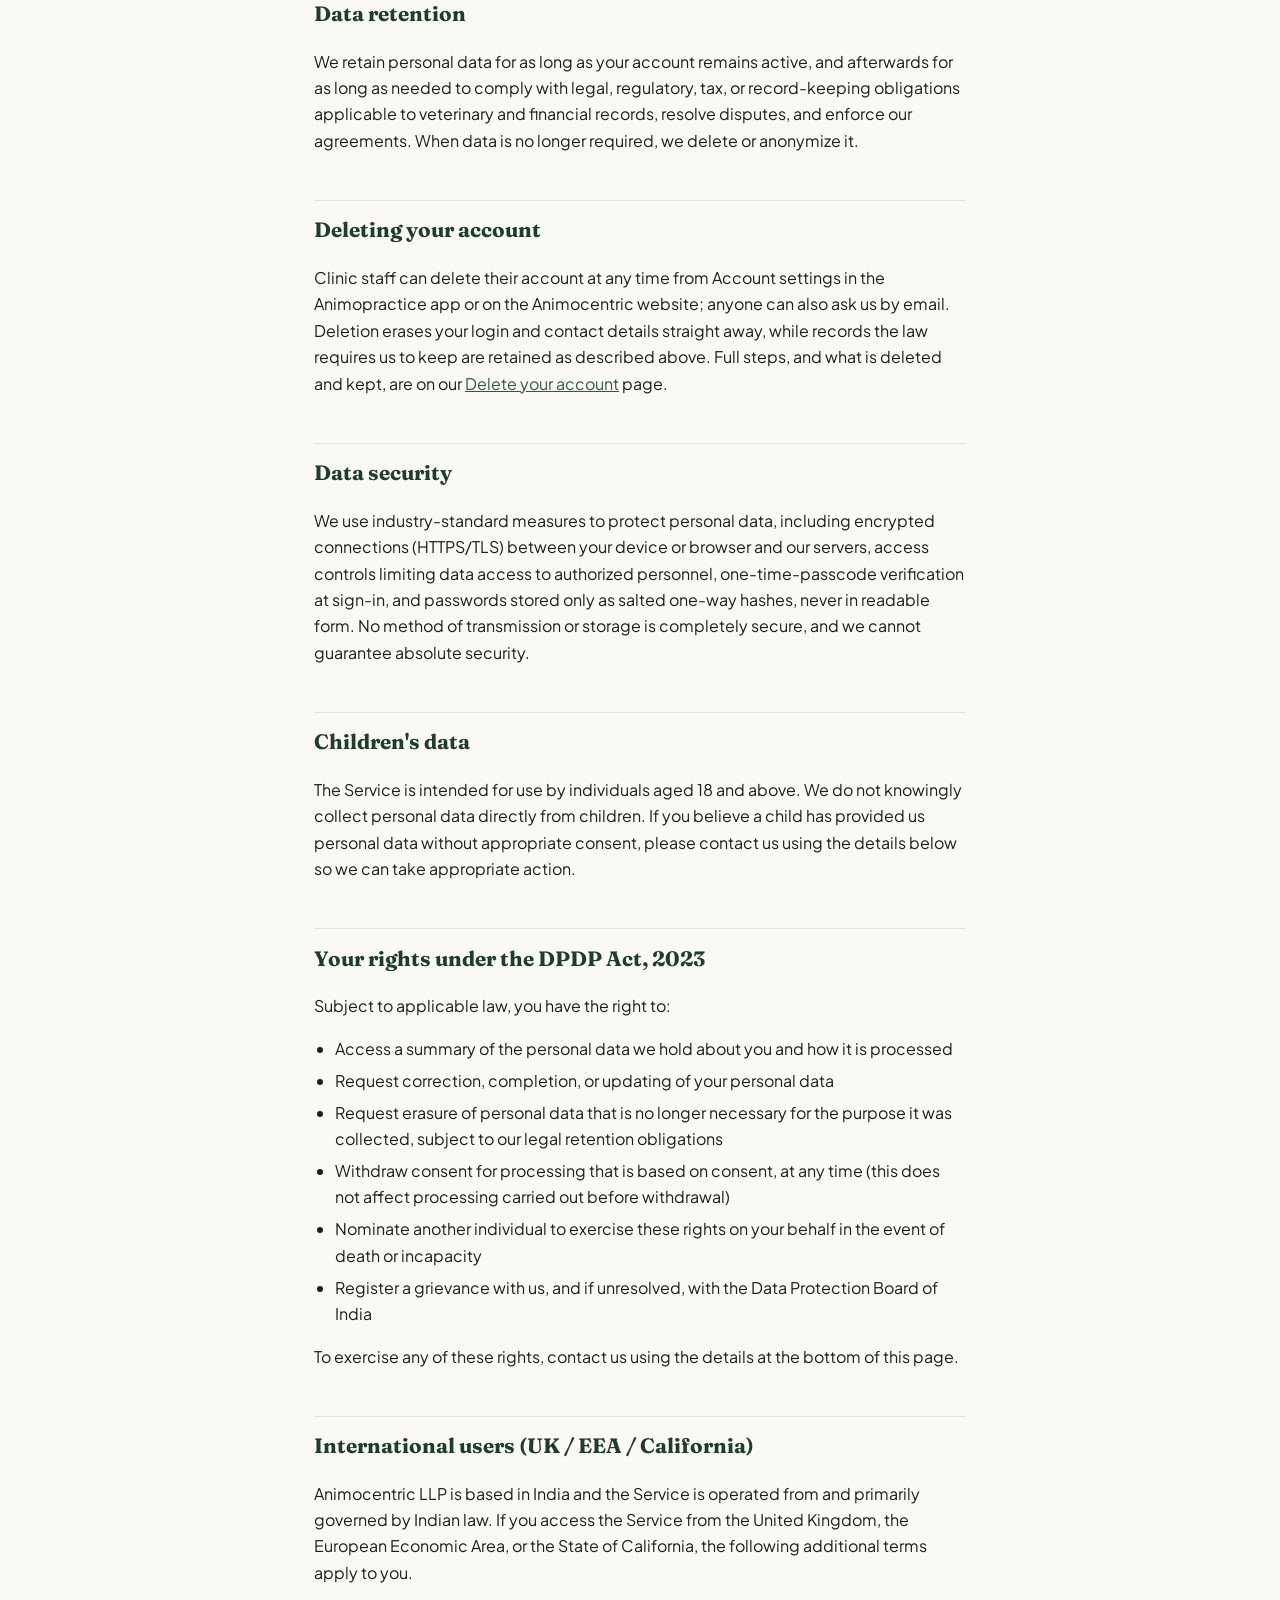
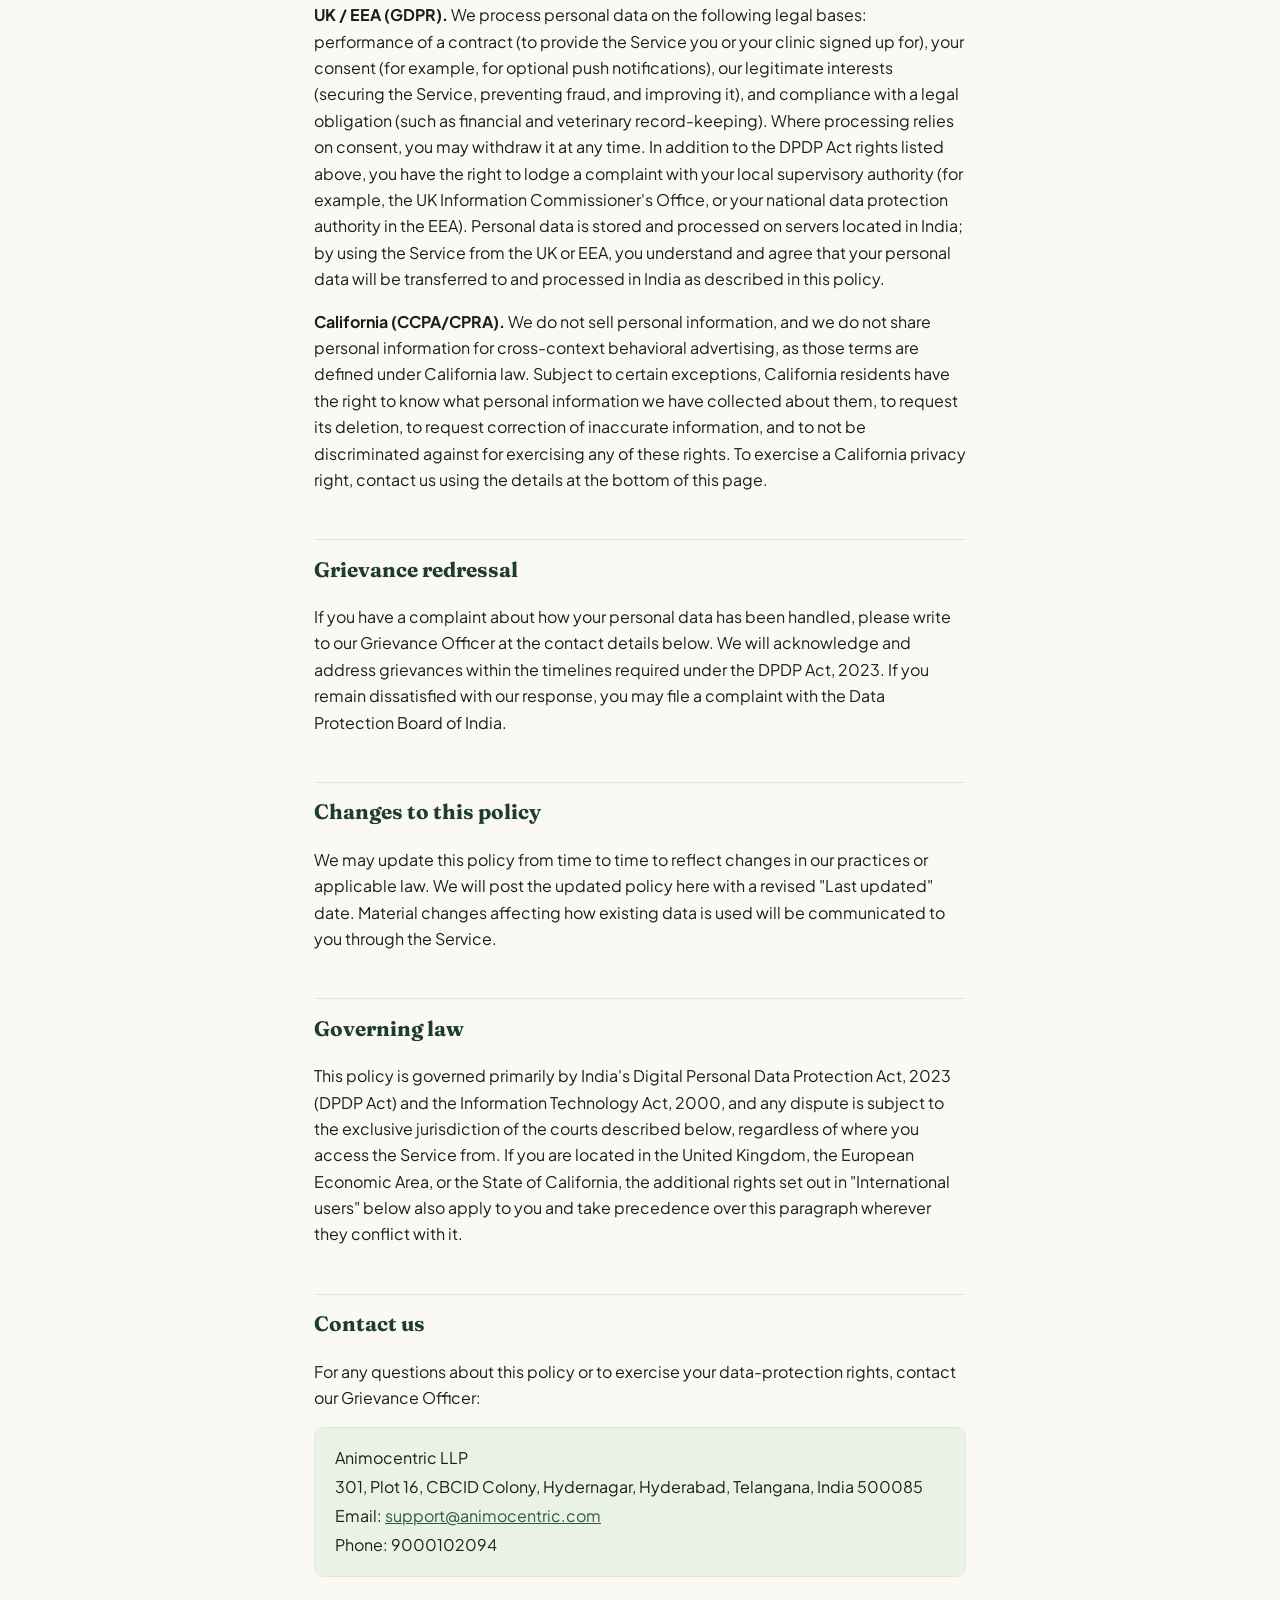
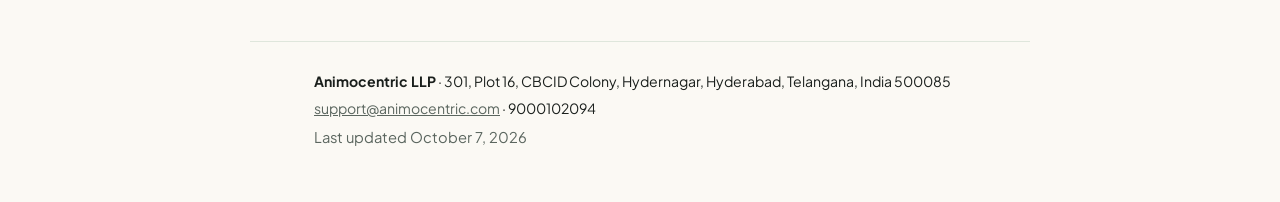
<file: public/privacy/client-website.html>
<!doctype html>
<html lang="en">
<head>
<meta charset="utf-8">
<meta name="viewport" content="width=device-width, initial-scale=1">
<title>Privacy Policy | Animocentric</title>
<link rel="stylesheet" href="https://fonts.googleapis.com/css2?family=Fraunces:opsz,wght@9..144,400;9..144,600&family=Plus+Jakarta+Sans:wght@400;500;600;700&family=JetBrains+Mono:wght@400;500&display=swap">
<link rel="stylesheet" href="../assets/style.css">
</head>
<body data-page="privacy" data-app="client-website">
<div id="root">
  <noscript>
    <p style="padding:24px;font-family:sans-serif">This page needs JavaScript enabled to display. Please contact support@animocentric.com if you need this policy in another format.</p>
  </noscript>
</div>
<script src="../assets/data.js"></script>
<script src="../assets/render.js"></script>
</body>
</html>
</file>
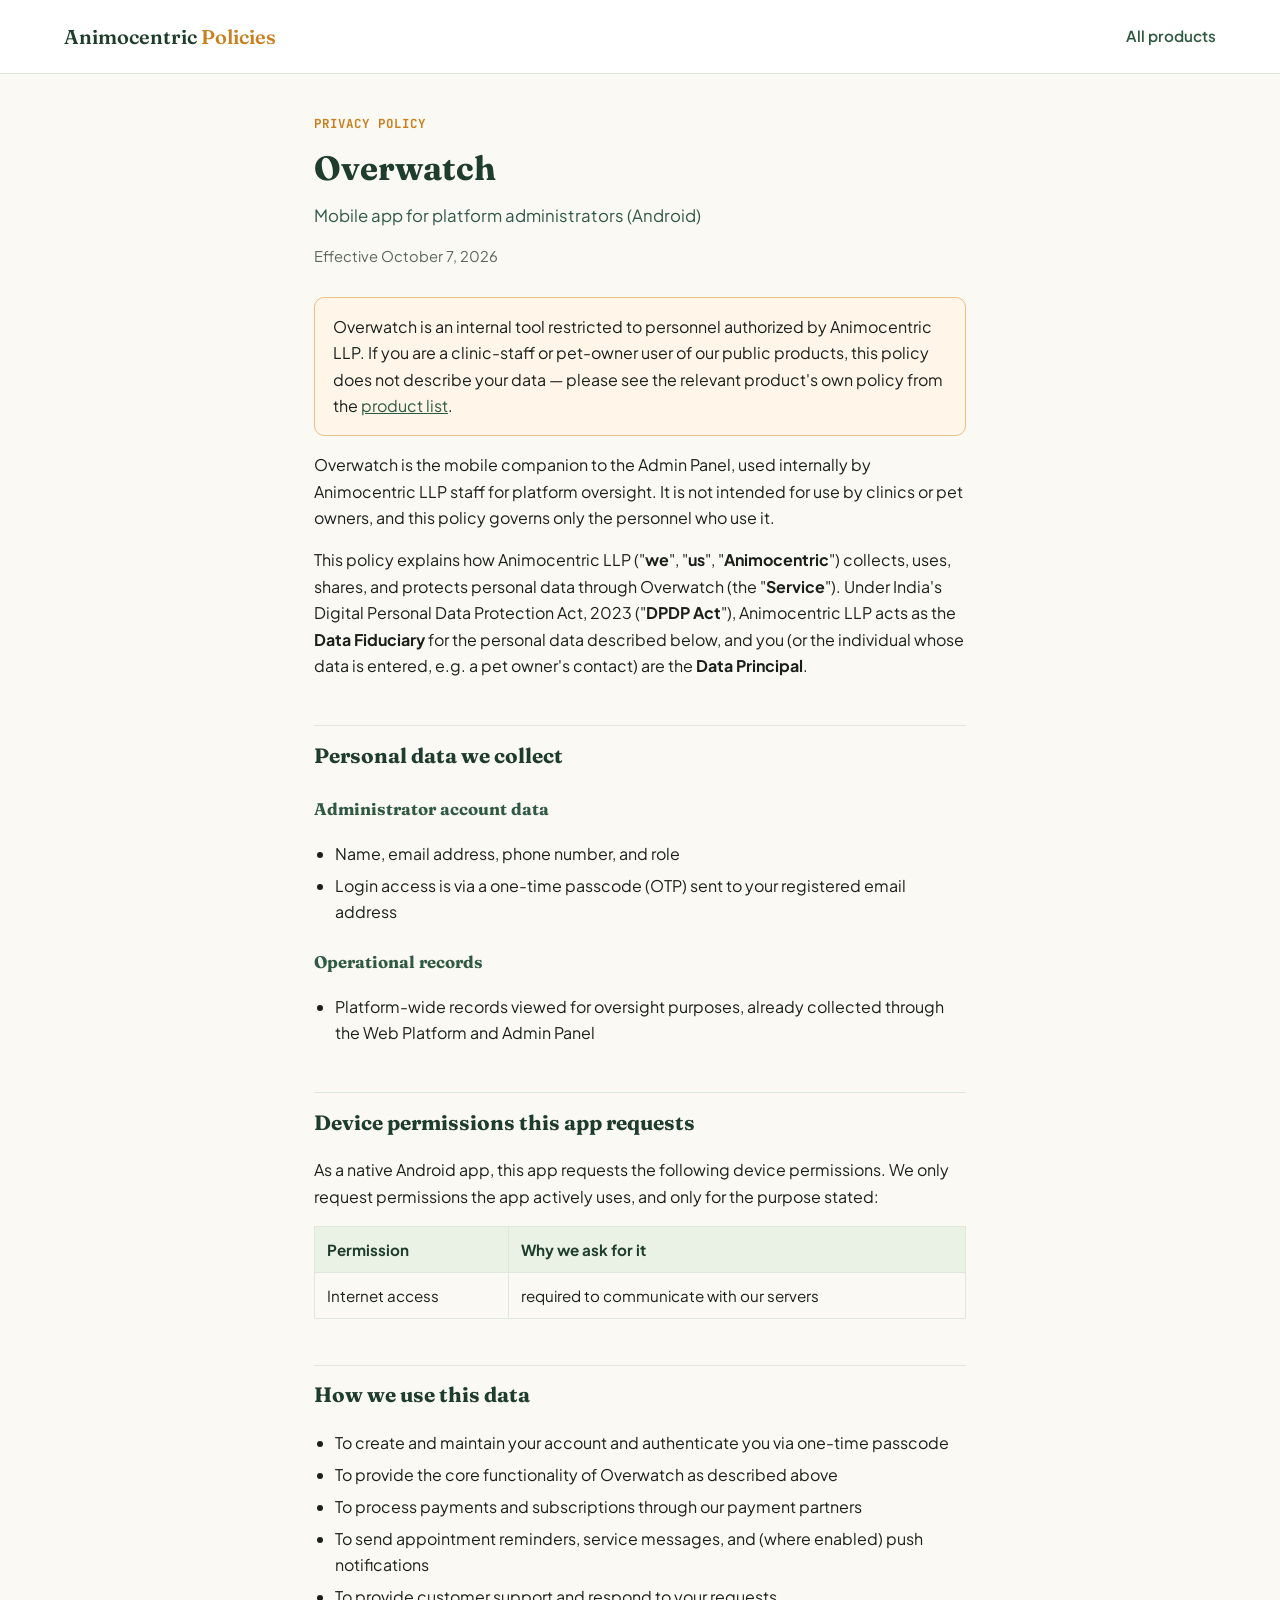
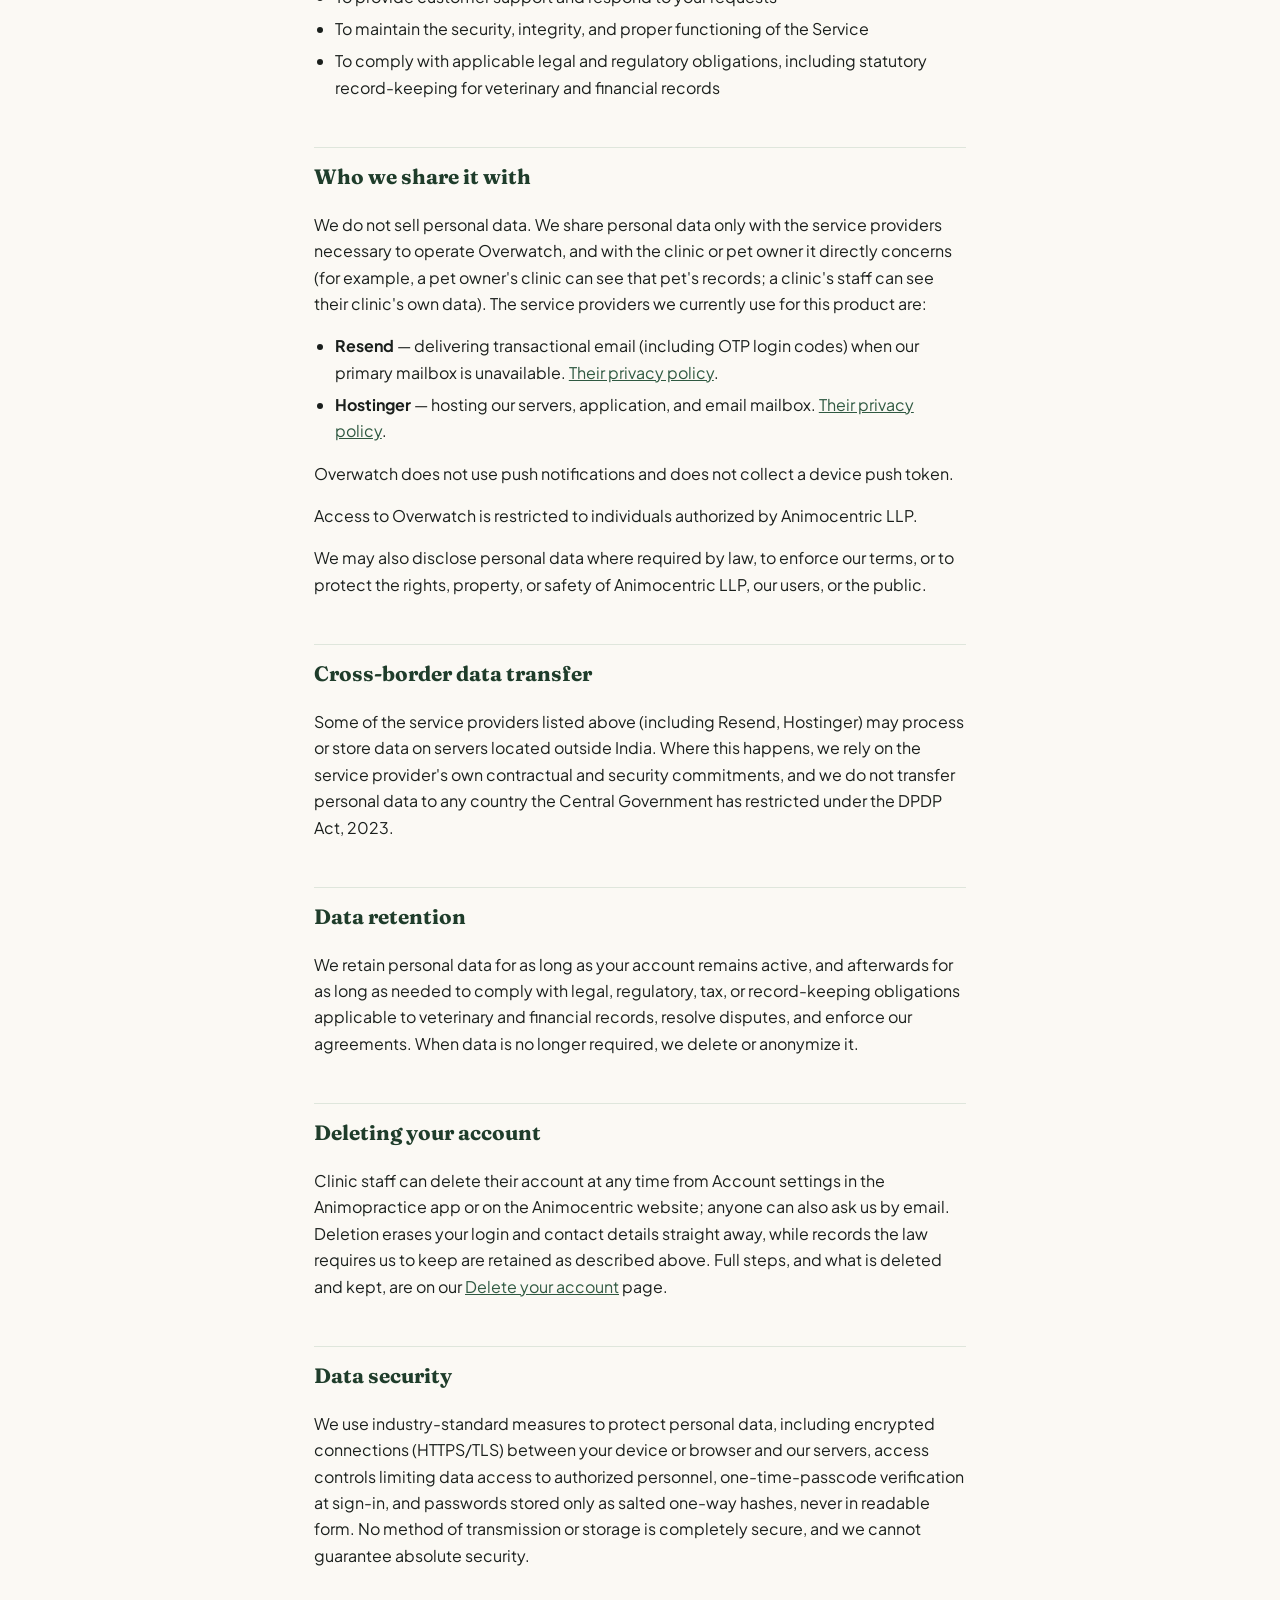
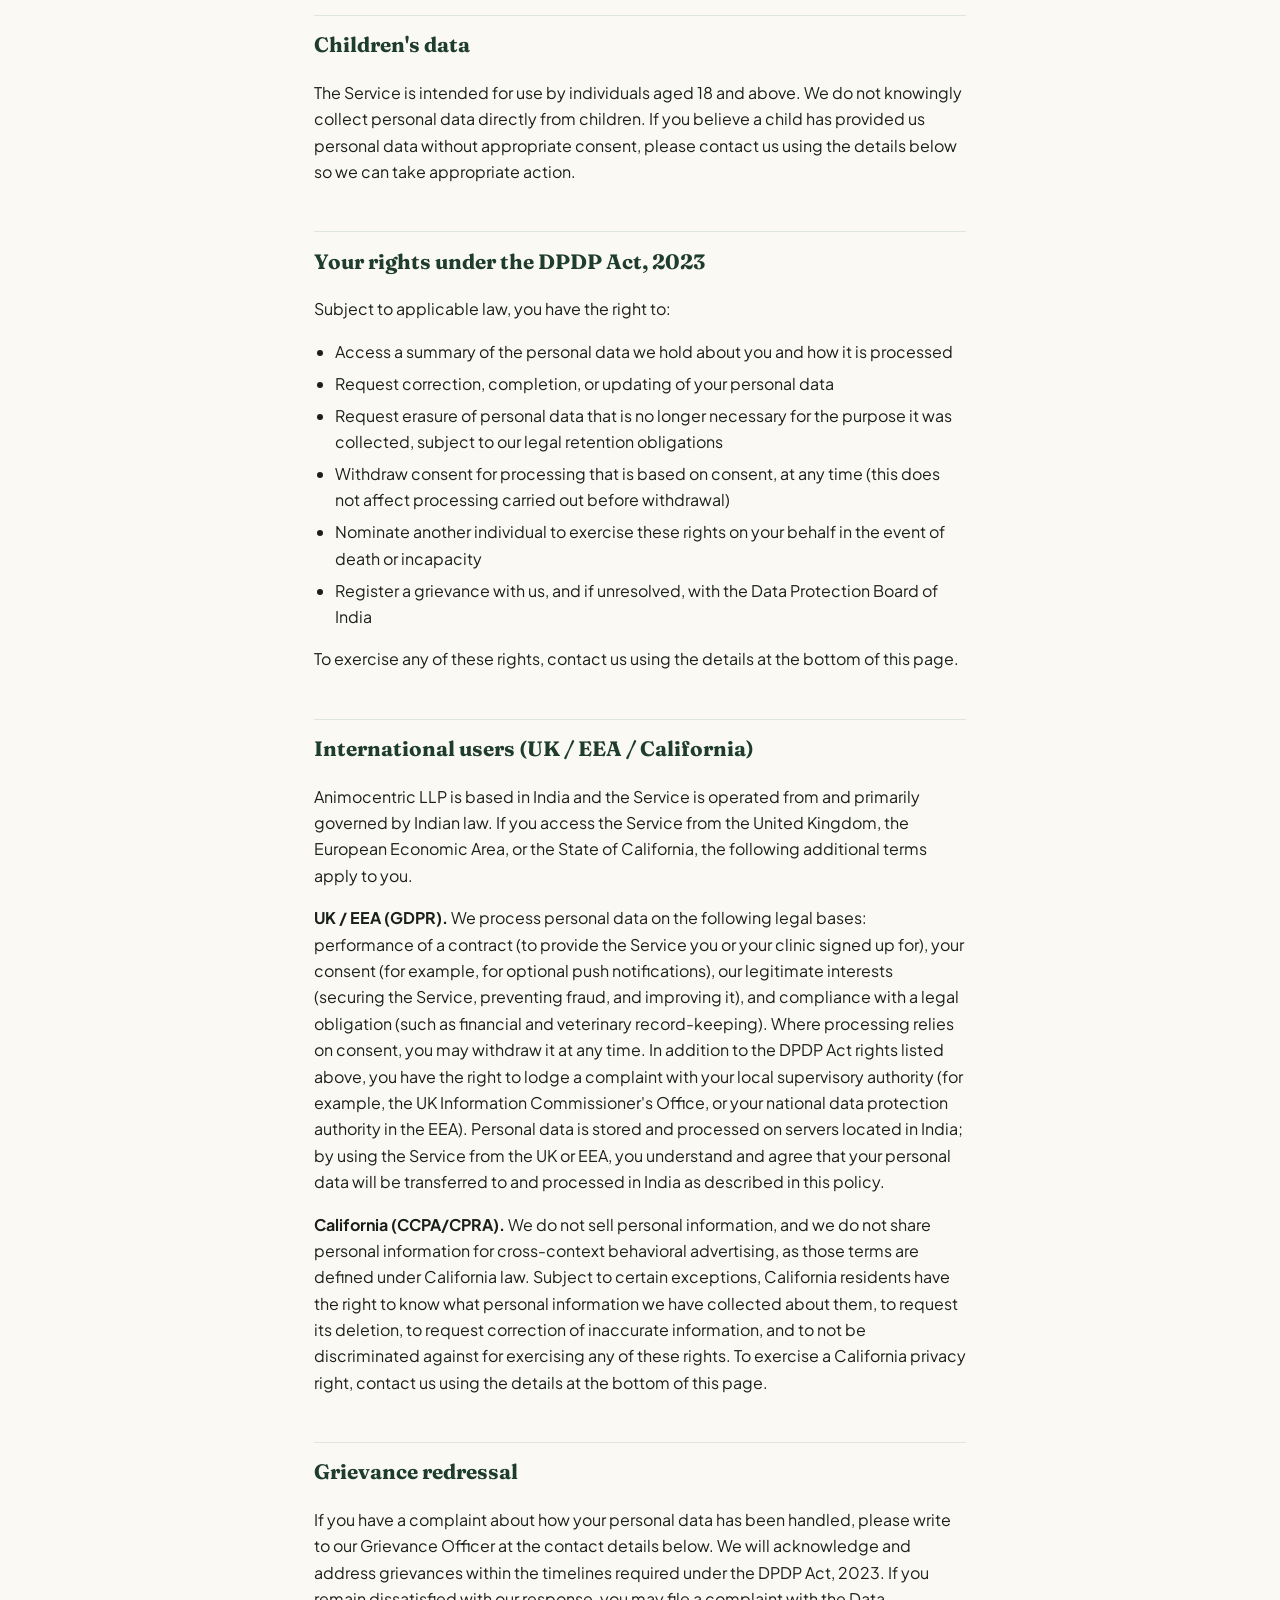
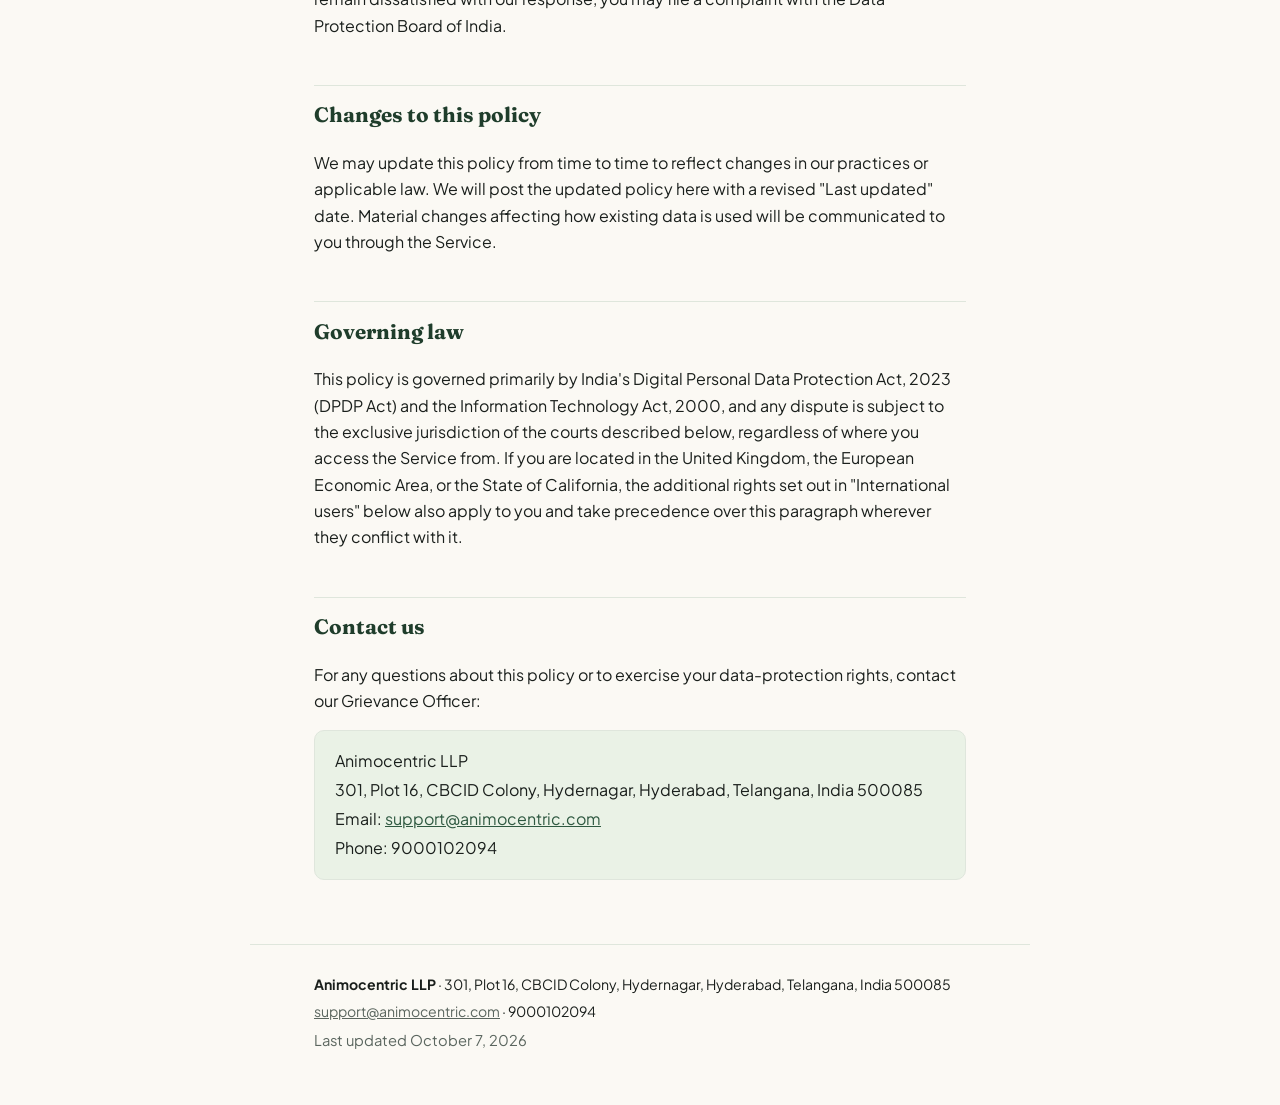
<file: public/privacy/overwatch.html>
<!doctype html>
<html lang="en">
<head>
<meta charset="utf-8">
<meta name="viewport" content="width=device-width, initial-scale=1">
<title>Privacy Policy | Animocentric</title>
<link rel="stylesheet" href="https://fonts.googleapis.com/css2?family=Fraunces:opsz,wght@9..144,400;9..144,600&family=Plus+Jakarta+Sans:wght@400;500;600;700&family=JetBrains+Mono:wght@400;500&display=swap">
<link rel="stylesheet" href="../assets/style.css">
</head>
<body data-page="privacy" data-app="overwatch">
<div id="root">
  <noscript>
    <p style="padding:24px;font-family:sans-serif">This page needs JavaScript enabled to display. Please contact support@animocentric.com if you need this policy in another format.</p>
  </noscript>
</div>
<script src="../assets/data.js"></script>
<script src="../assets/render.js"></script>
</body>
</html>
</file>
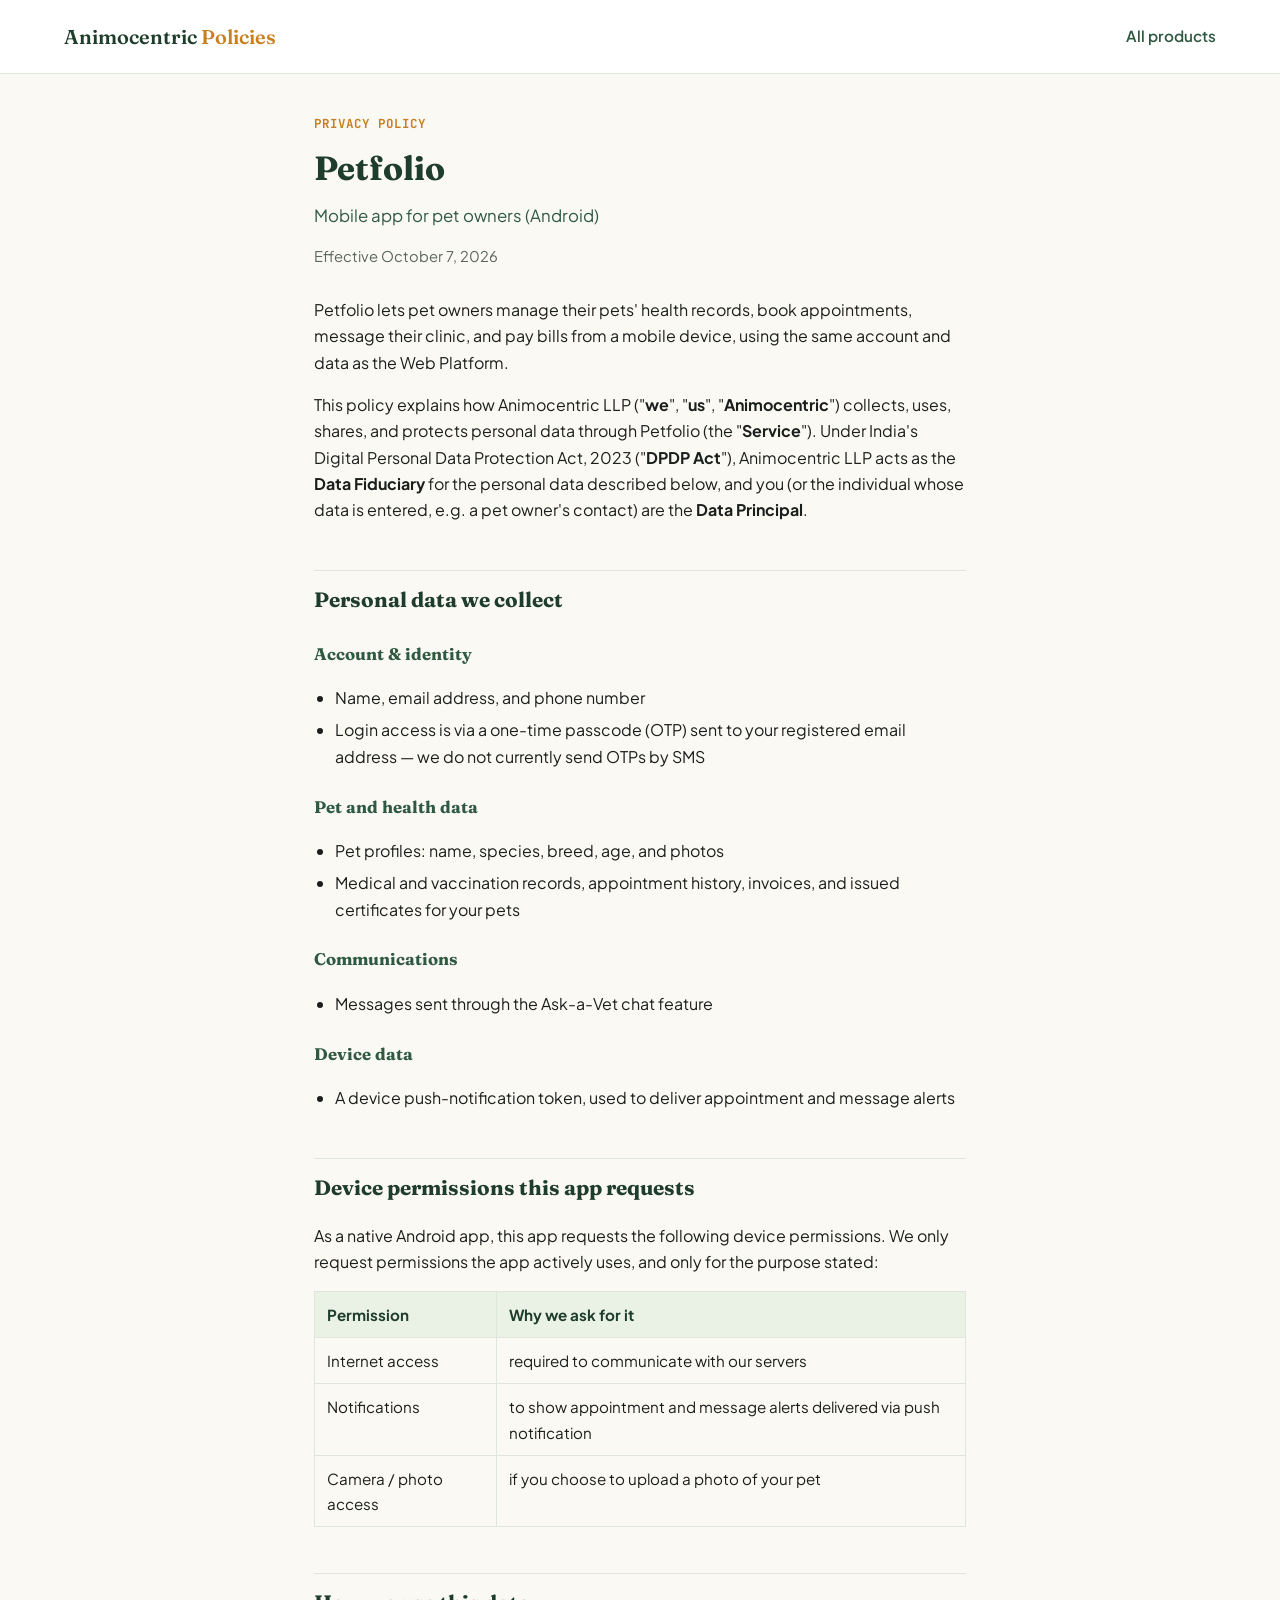
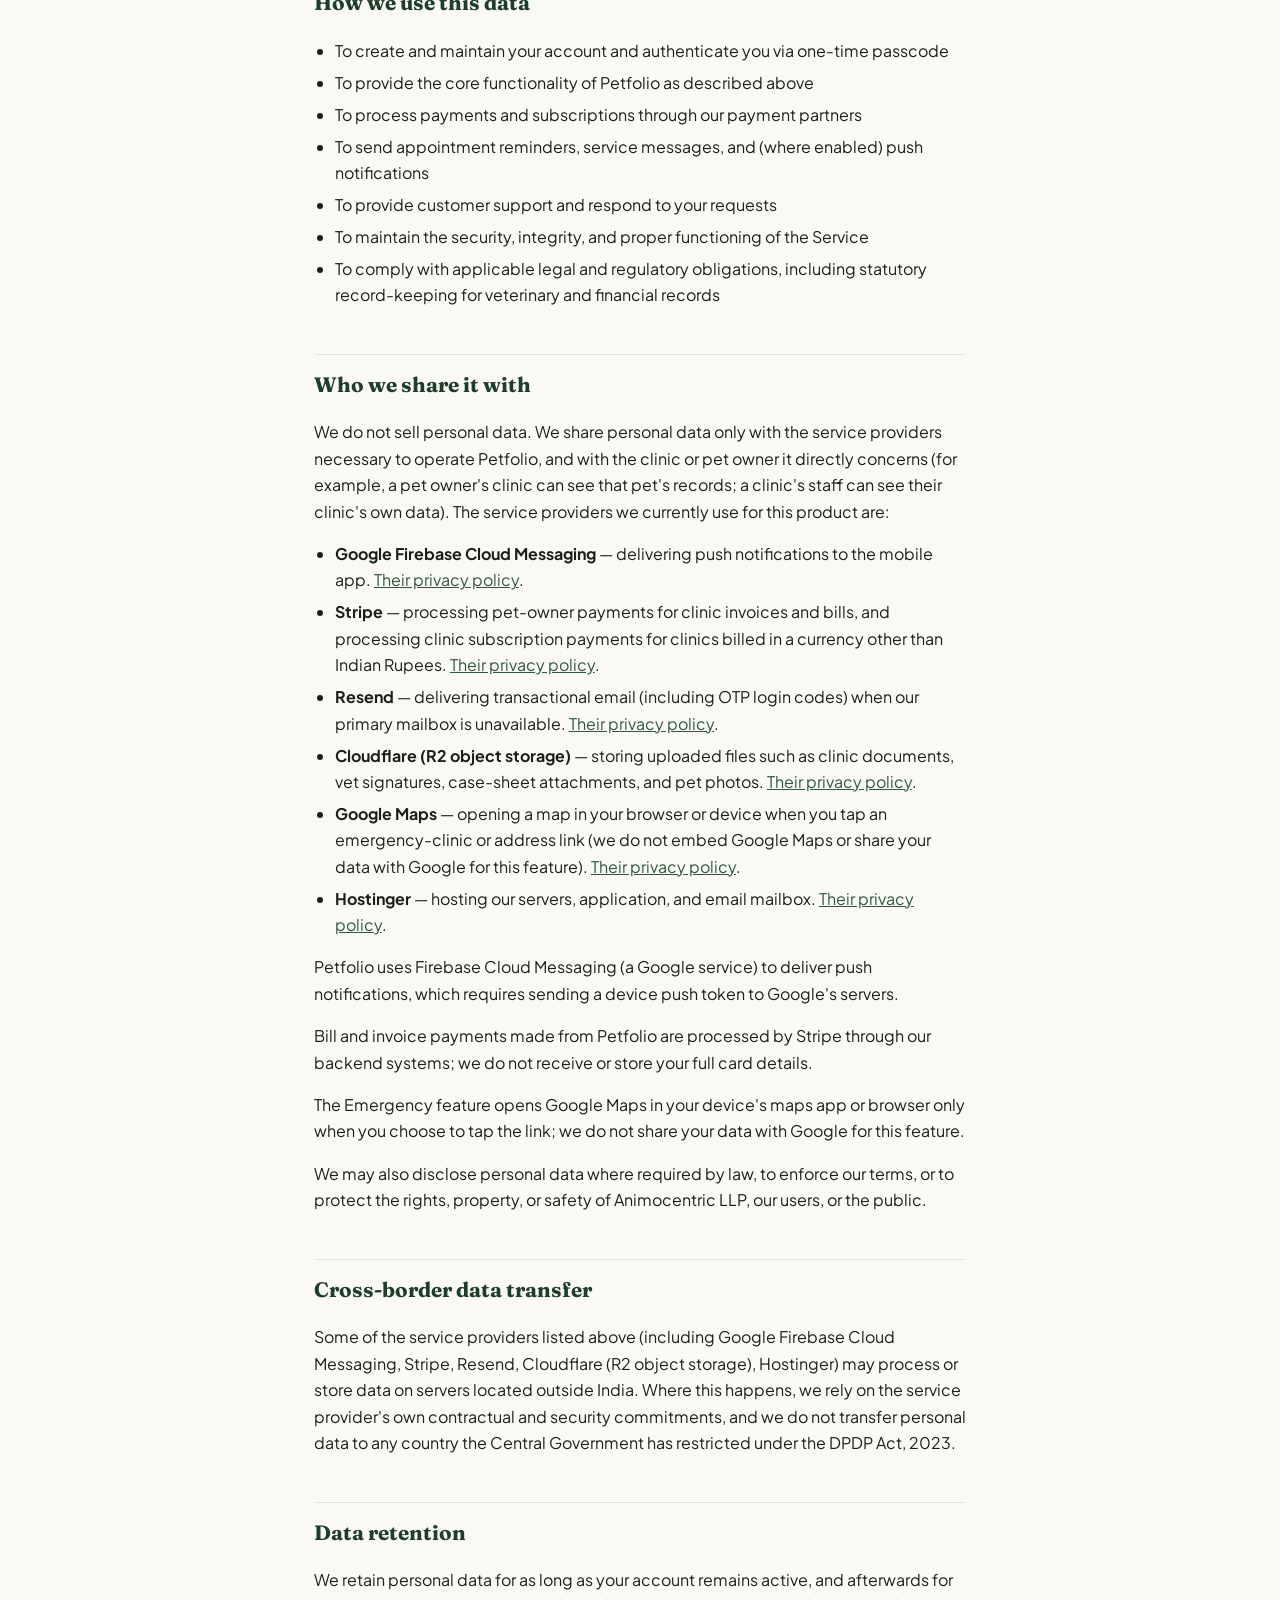
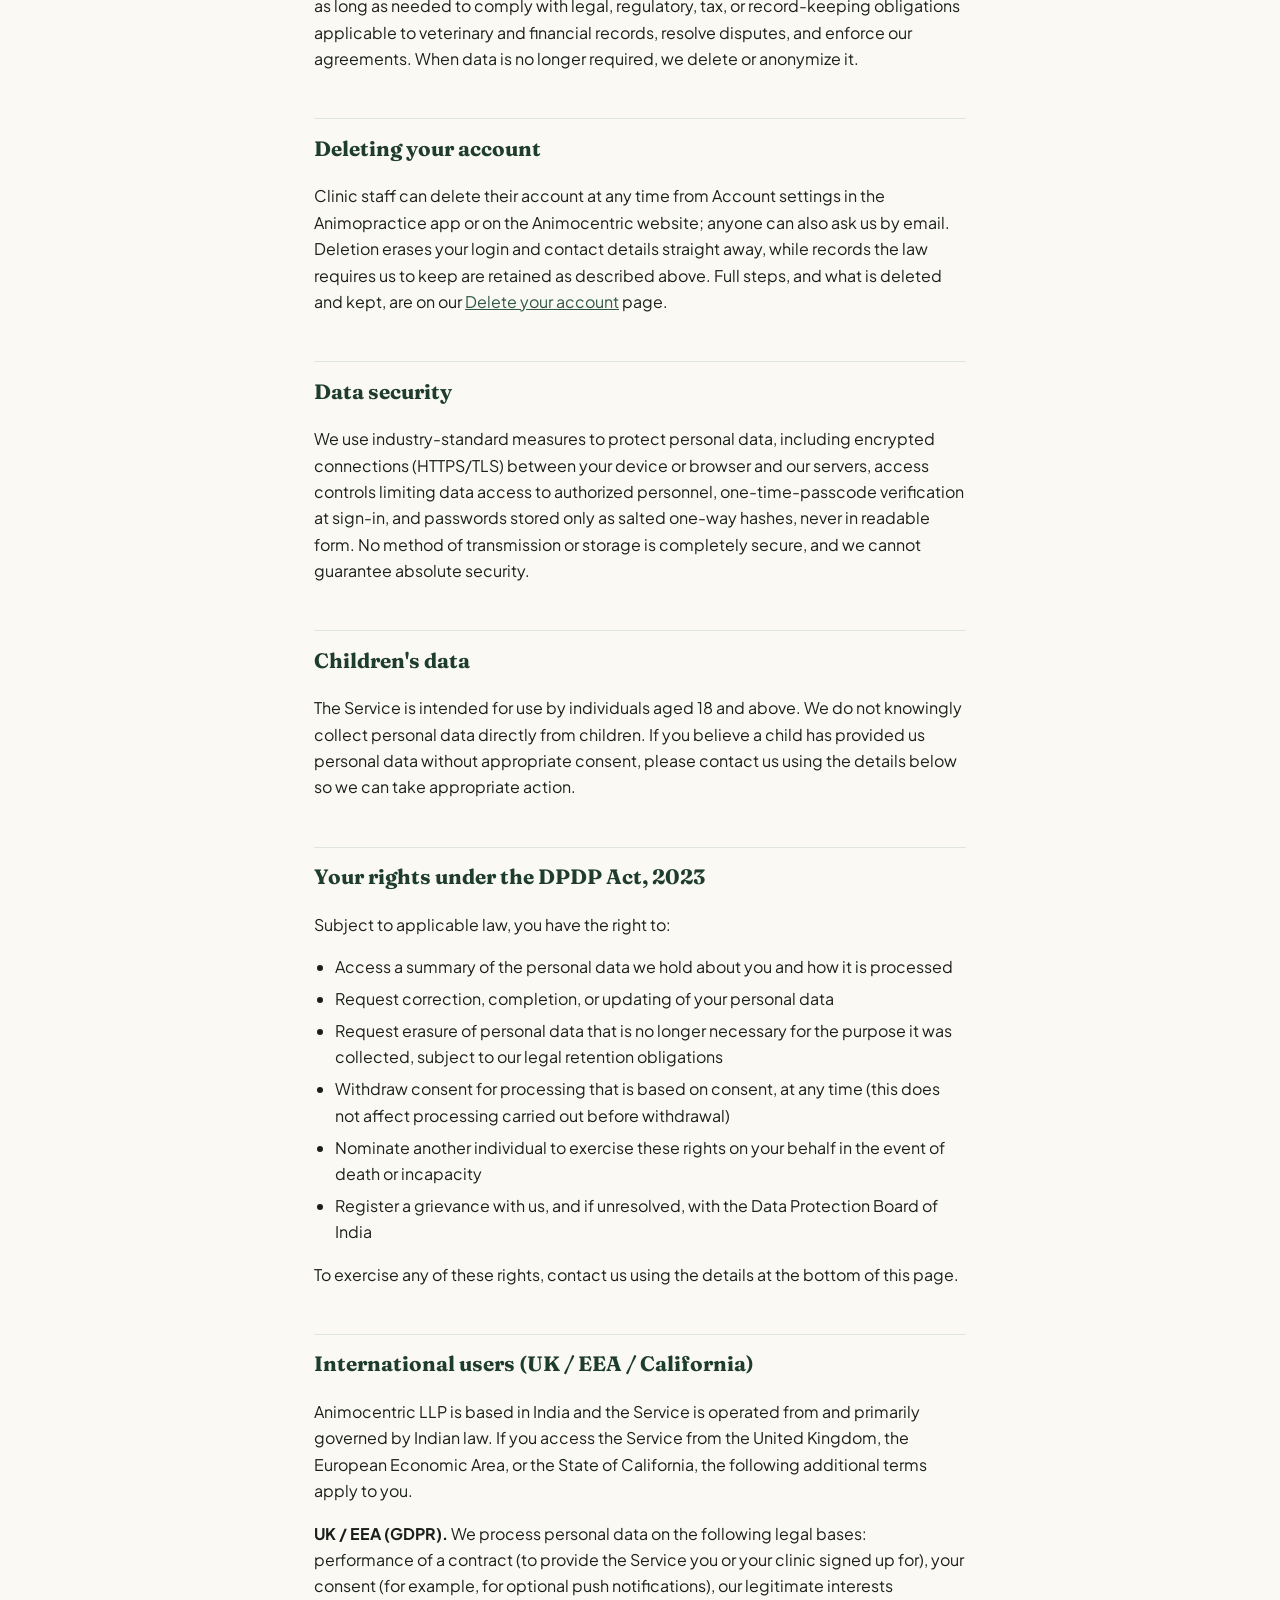
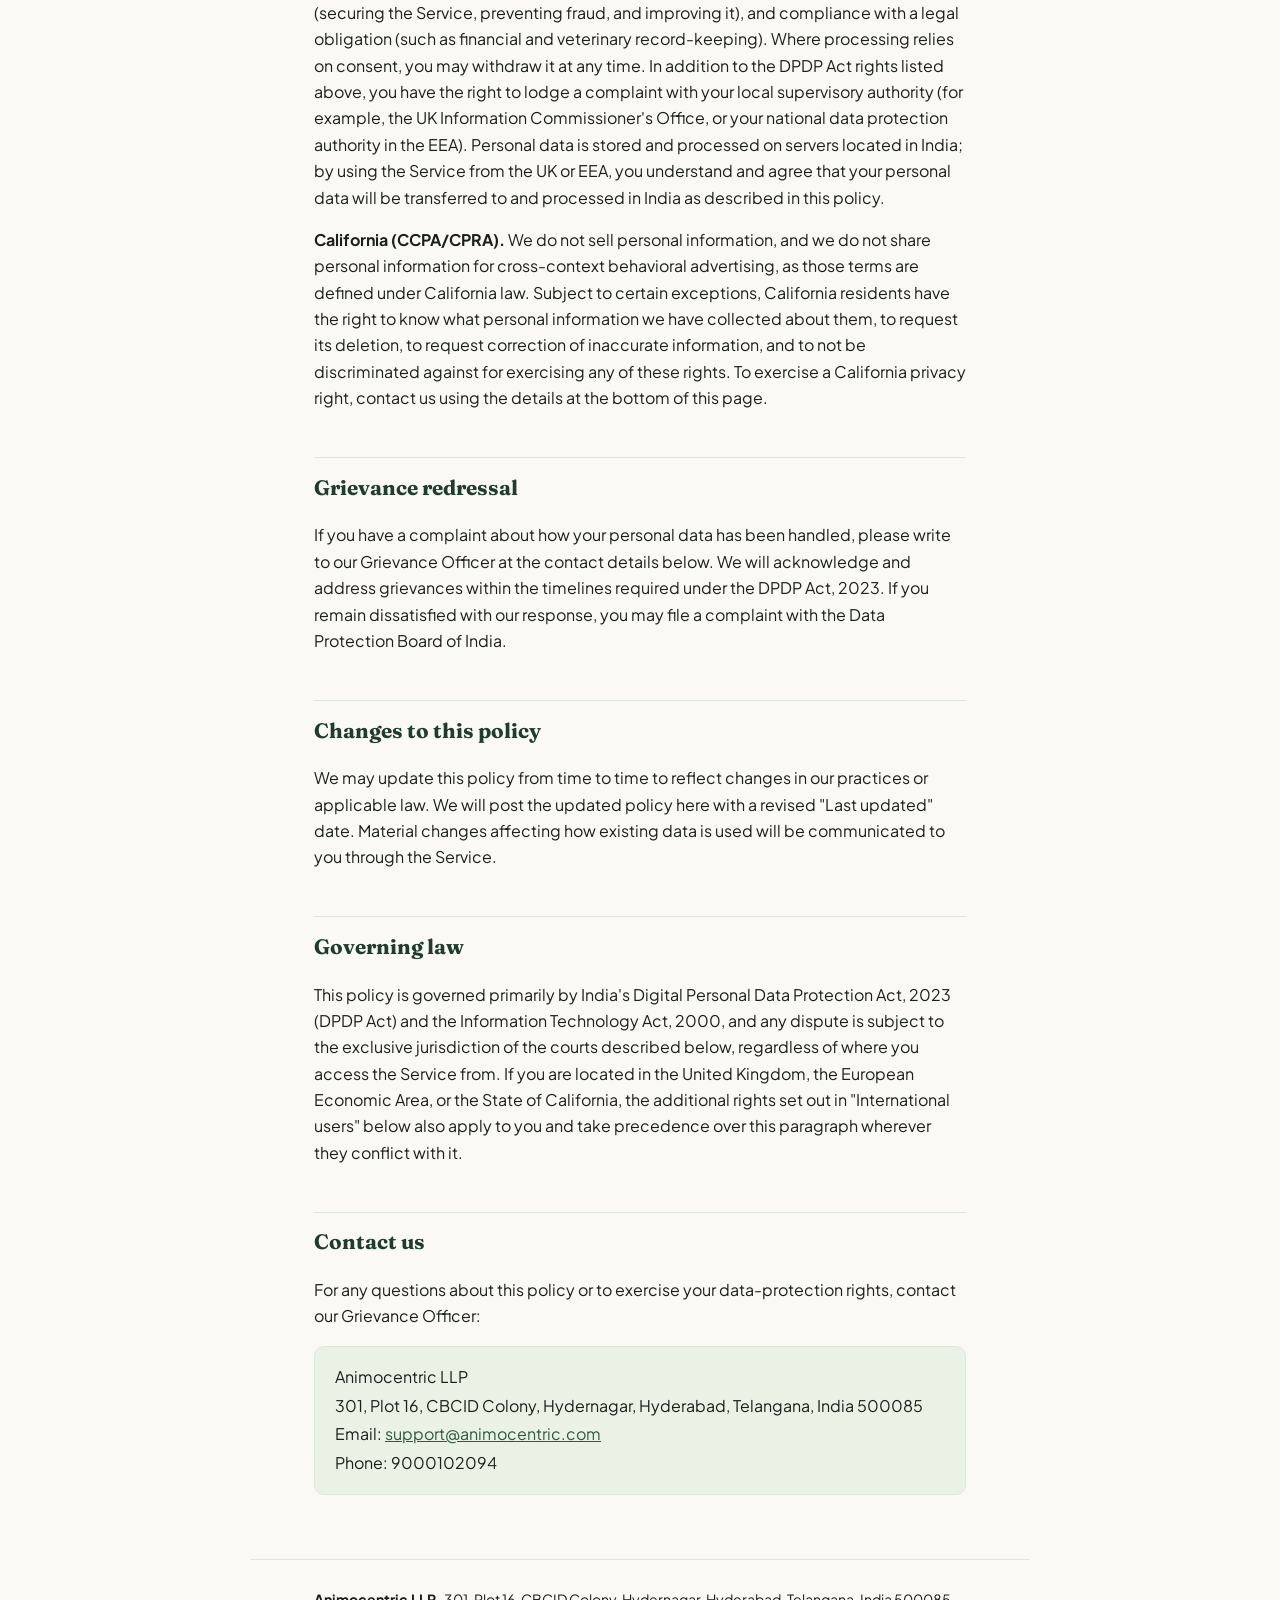
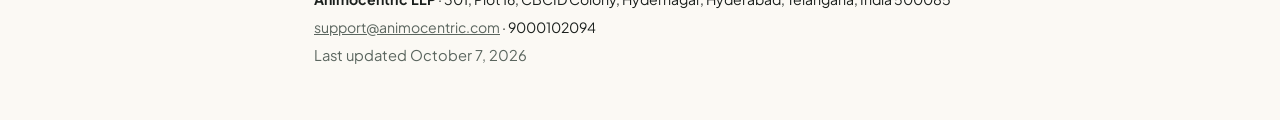
<file: public/privacy/petfolio.html>
<!doctype html>
<html lang="en">
<head>
<meta charset="utf-8">
<meta name="viewport" content="width=device-width, initial-scale=1">
<title>Privacy Policy | Animocentric</title>
<link rel="stylesheet" href="https://fonts.googleapis.com/css2?family=Fraunces:opsz,wght@9..144,400;9..144,600&family=Plus+Jakarta+Sans:wght@400;500;600;700&family=JetBrains+Mono:wght@400;500&display=swap">
<link rel="stylesheet" href="../assets/style.css">
</head>
<body data-page="privacy" data-app="petfolio">
<div id="root">
  <noscript>
    <p style="padding:24px;font-family:sans-serif">This page needs JavaScript enabled to display. Please contact support@animocentric.com if you need this policy in another format.</p>
  </noscript>
</div>
<script src="../assets/data.js"></script>
<script src="../assets/render.js"></script>
</body>
</html>
</file>
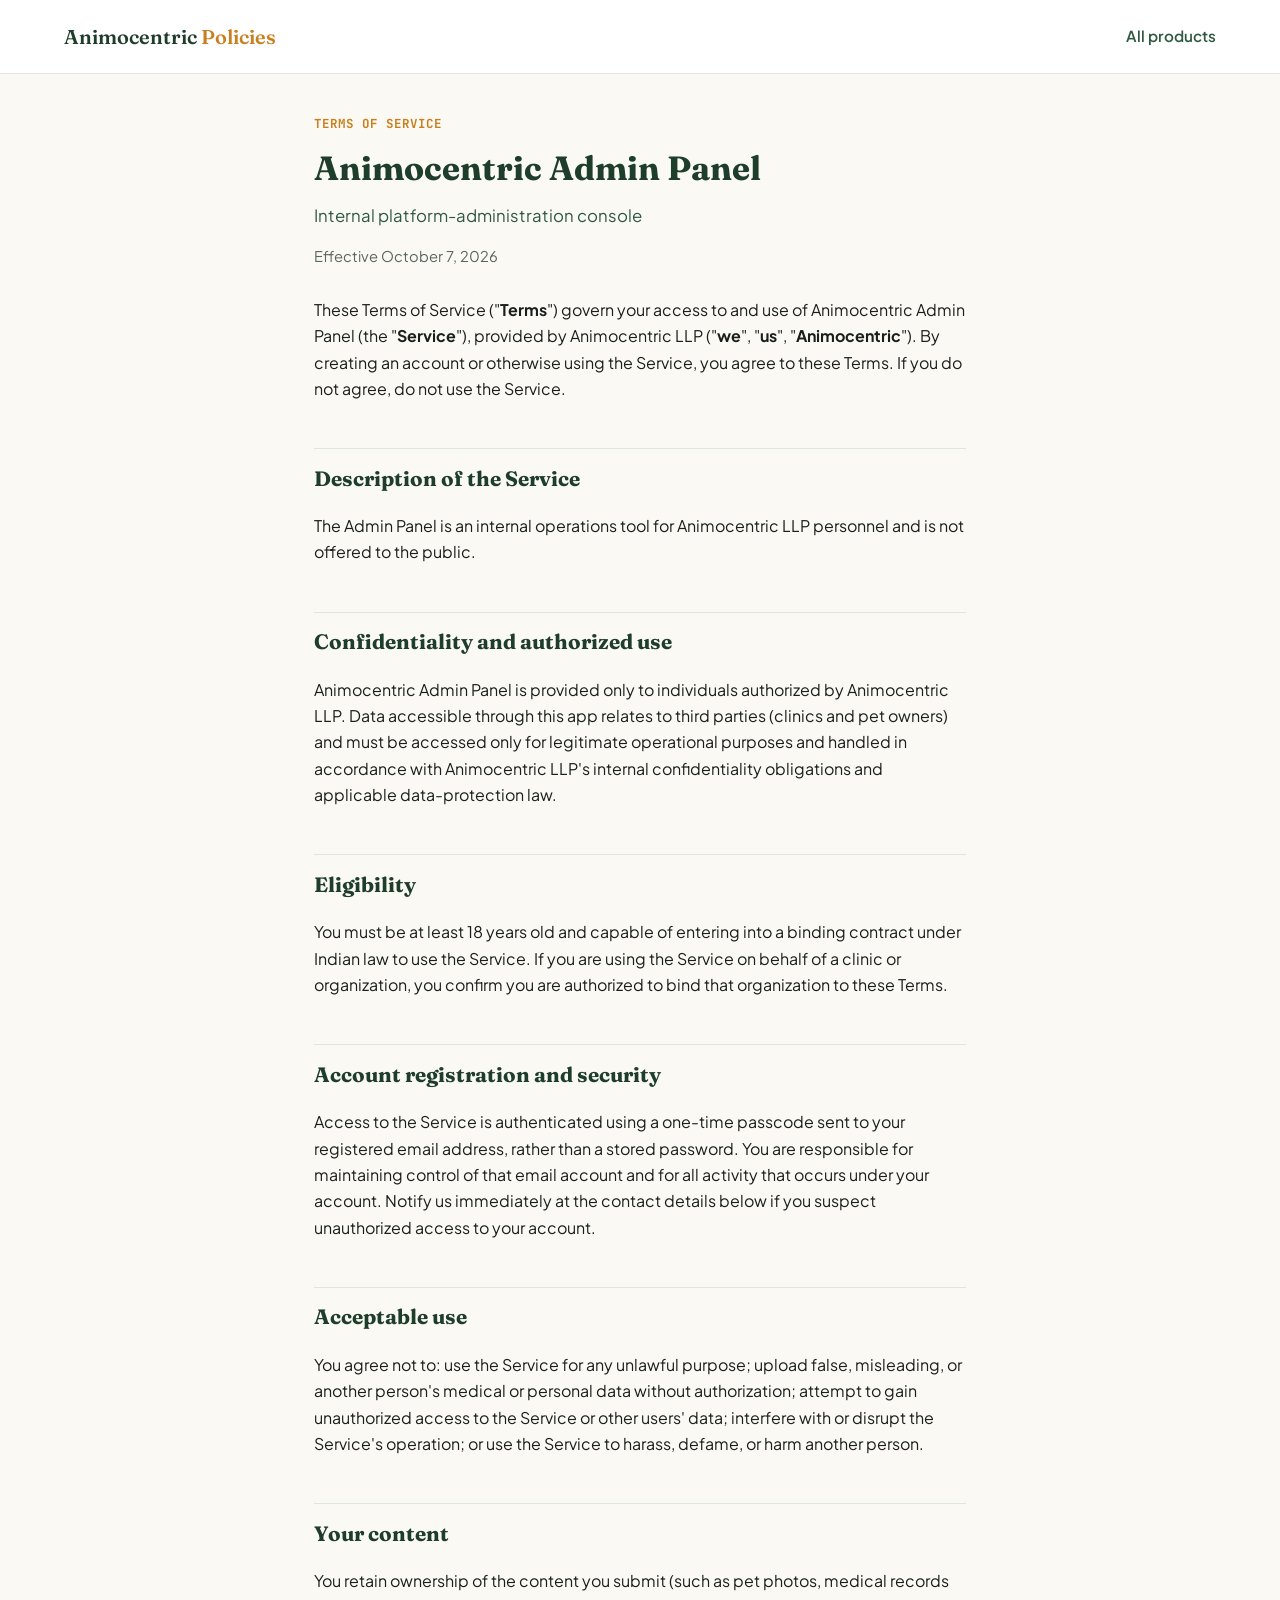
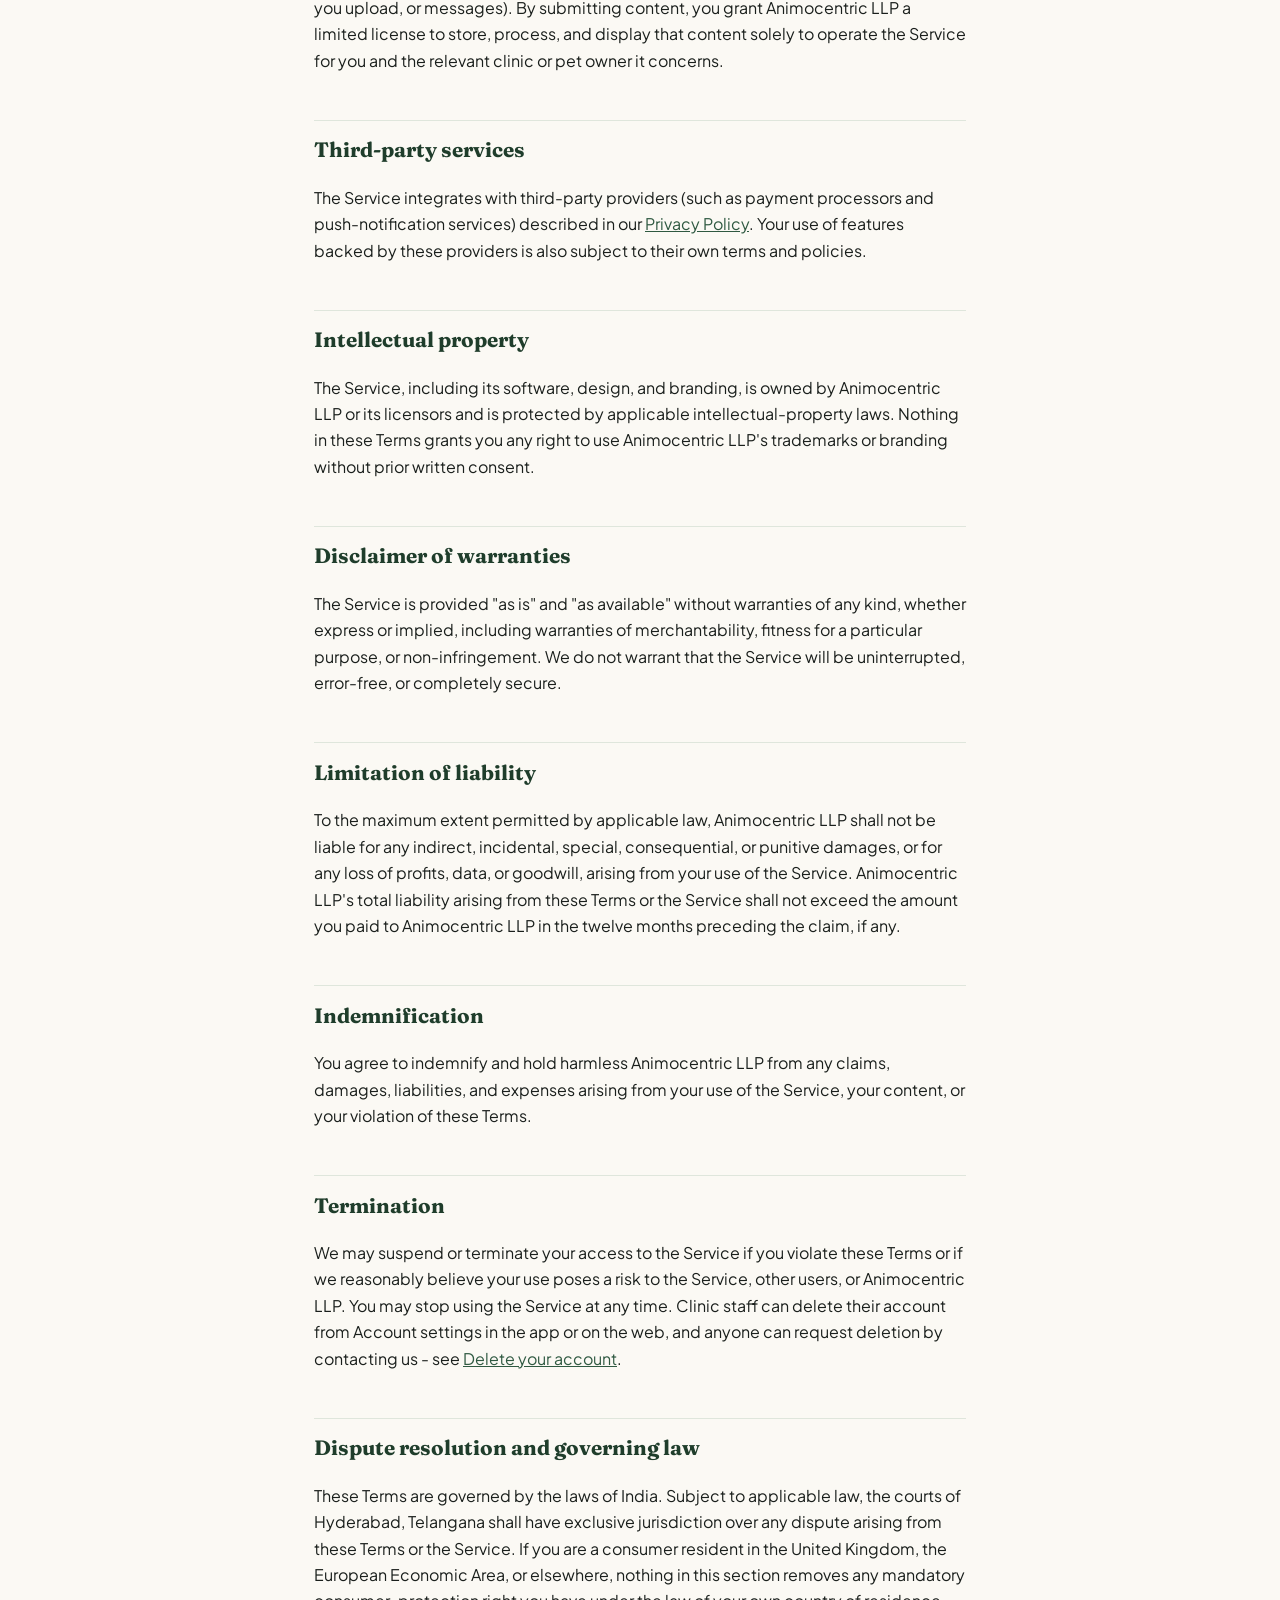
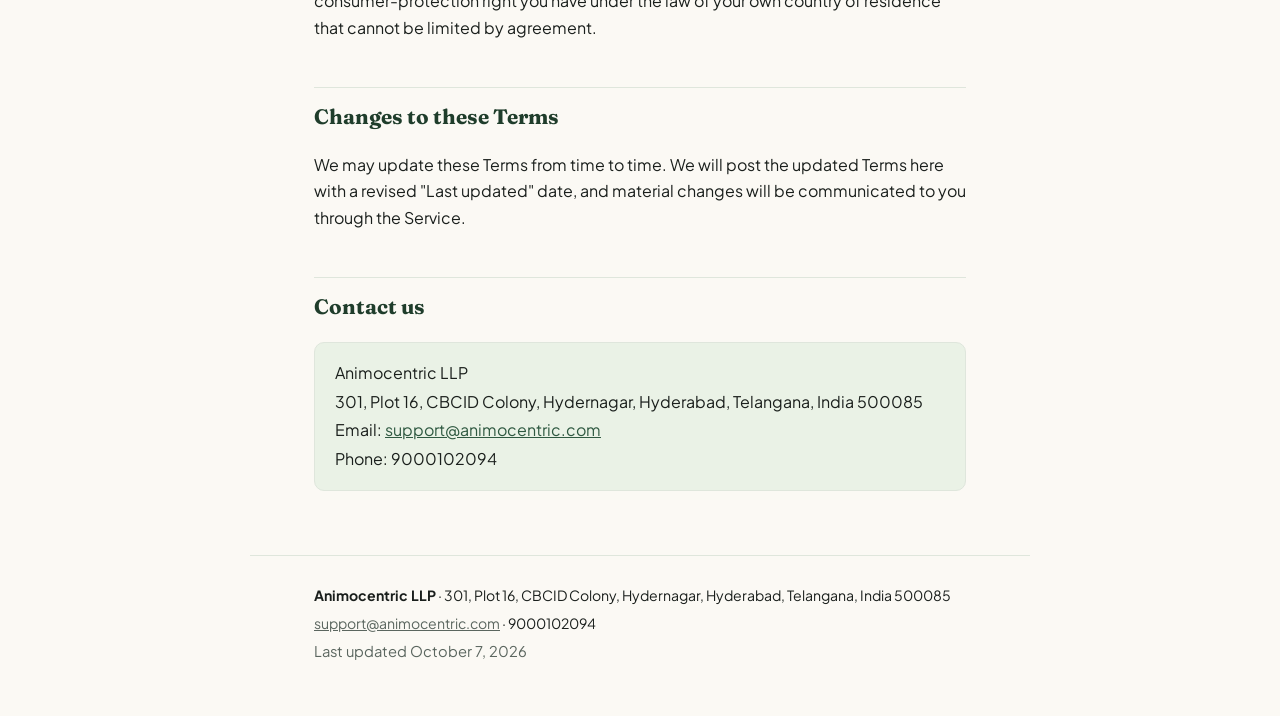
<file: public/terms/admin-website.html>
<!doctype html>
<html lang="en">
<head>
<meta charset="utf-8">
<meta name="viewport" content="width=device-width, initial-scale=1">
<title>Terms of Service | Animocentric</title>
<link rel="stylesheet" href="https://fonts.googleapis.com/css2?family=Fraunces:opsz,wght@9..144,400;9..144,600&family=Plus+Jakarta+Sans:wght@400;500;600;700&family=JetBrains+Mono:wght@400;500&display=swap">
<link rel="stylesheet" href="../assets/style.css">
</head>
<body data-page="terms" data-app="admin-website">
<div id="root">
  <noscript>
    <p style="padding:24px;font-family:sans-serif">This page needs JavaScript enabled to display. Please contact support@animocentric.com if you need this policy in another format.</p>
  </noscript>
</div>
<script src="../assets/data.js"></script>
<script src="../assets/render.js"></script>
</body>
</html>
</file>
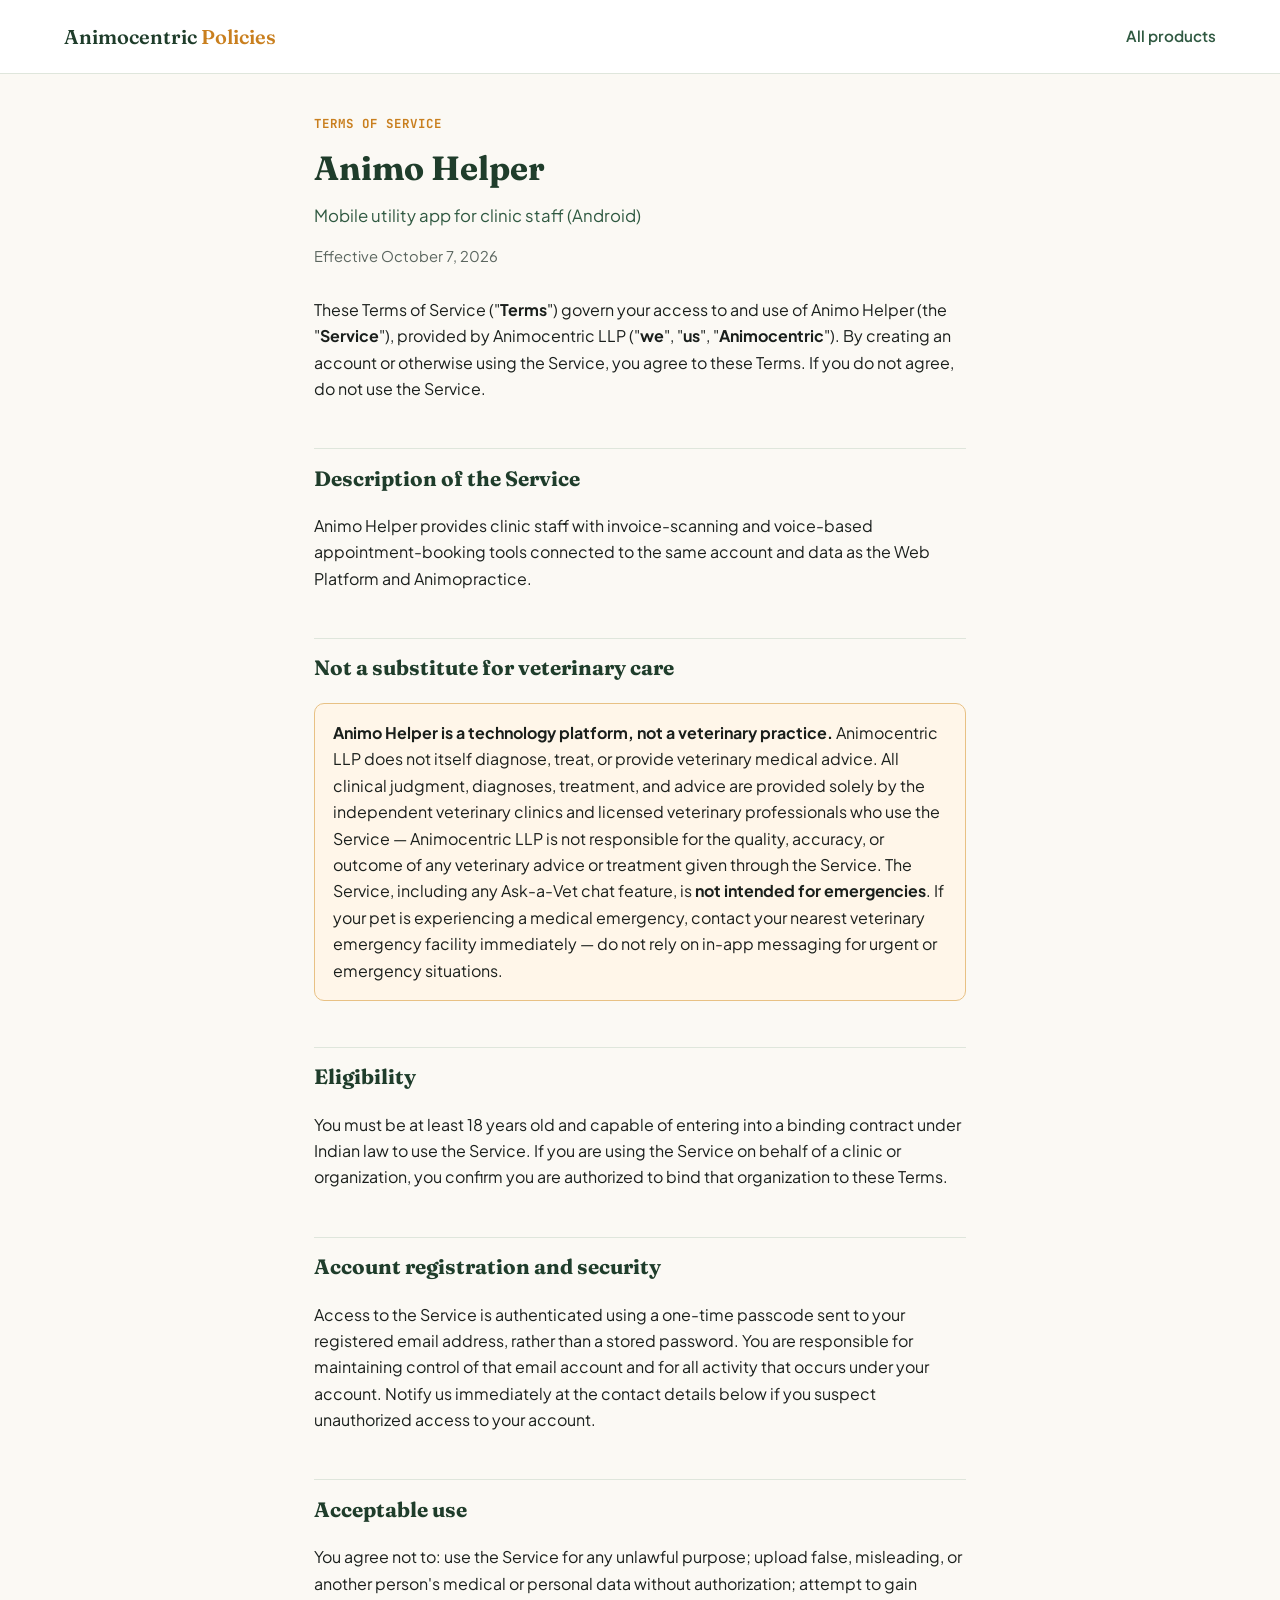
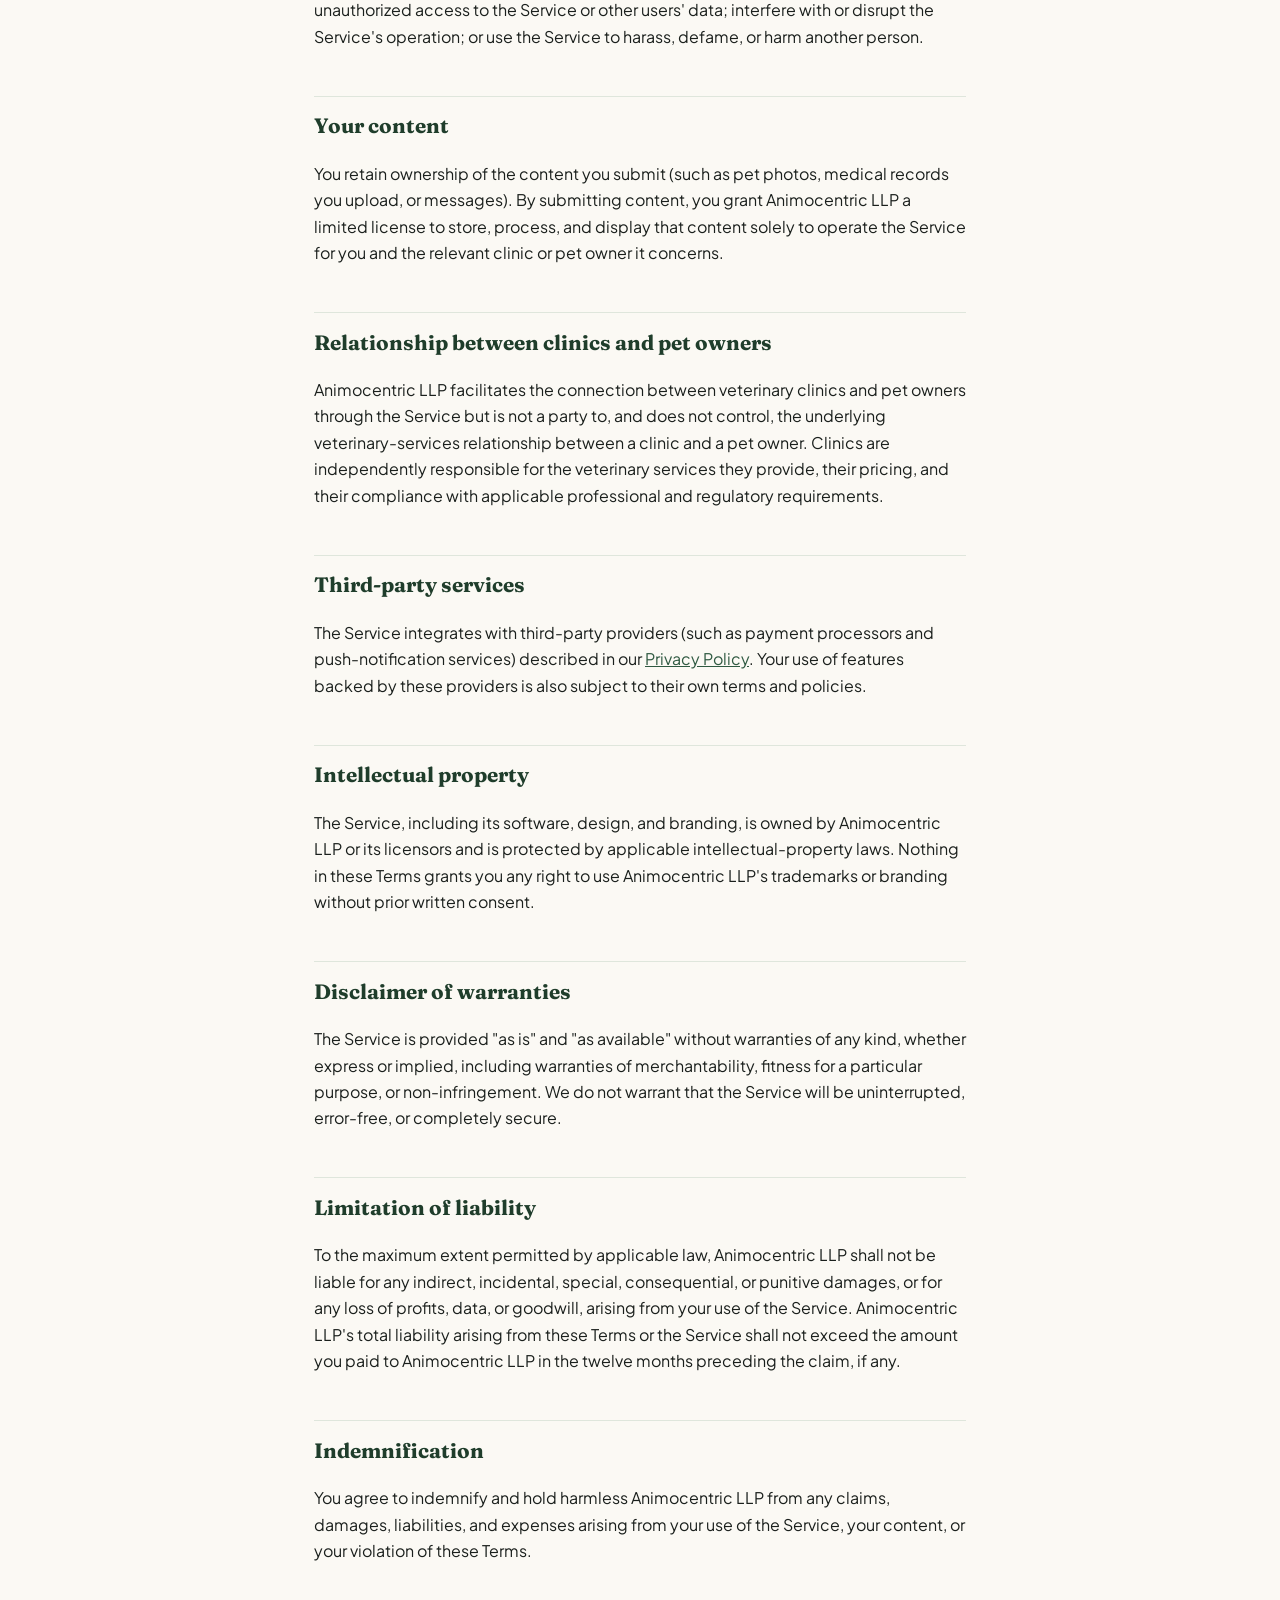
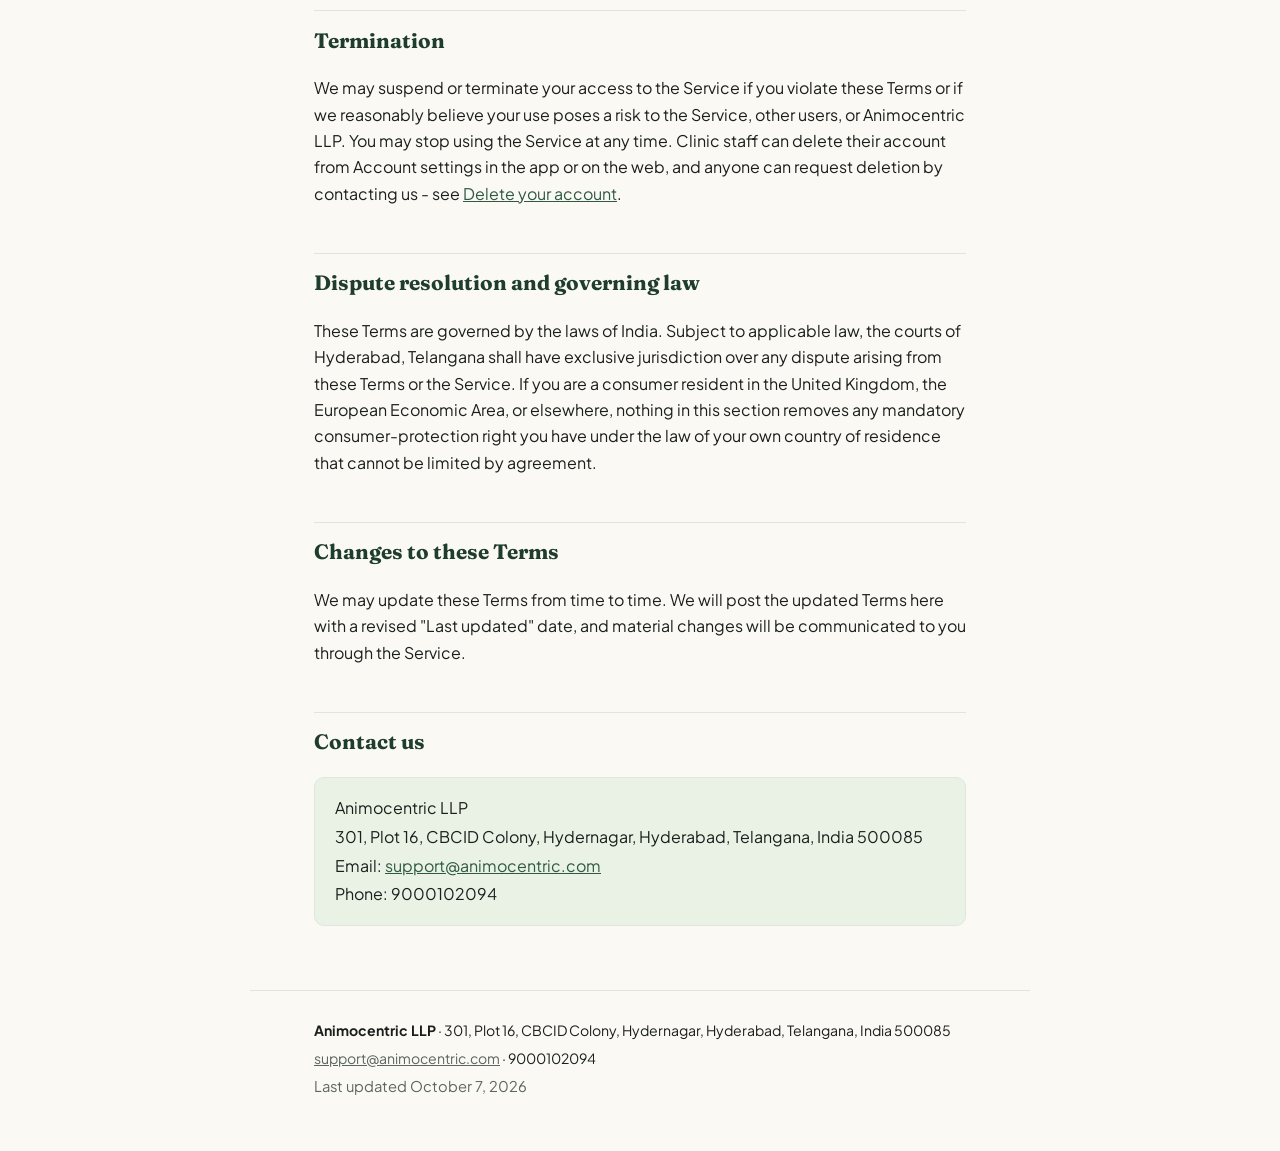
<file: public/terms/animo-helper.html>
<!doctype html>
<html lang="en">
<head>
<meta charset="utf-8">
<meta name="viewport" content="width=device-width, initial-scale=1">
<title>Terms of Service | Animocentric</title>
<link rel="stylesheet" href="https://fonts.googleapis.com/css2?family=Fraunces:opsz,wght@9..144,400;9..144,600&family=Plus+Jakarta+Sans:wght@400;500;600;700&family=JetBrains+Mono:wght@400;500&display=swap">
<link rel="stylesheet" href="../assets/style.css">
</head>
<body data-page="terms" data-app="animo-helper">
<div id="root">
  <noscript>
    <p style="padding:24px;font-family:sans-serif">This page needs JavaScript enabled to display. Please contact support@animocentric.com if you need this policy in another format.</p>
  </noscript>
</div>
<script src="../assets/data.js"></script>
<script src="../assets/render.js"></script>
</body>
</html>
</file>
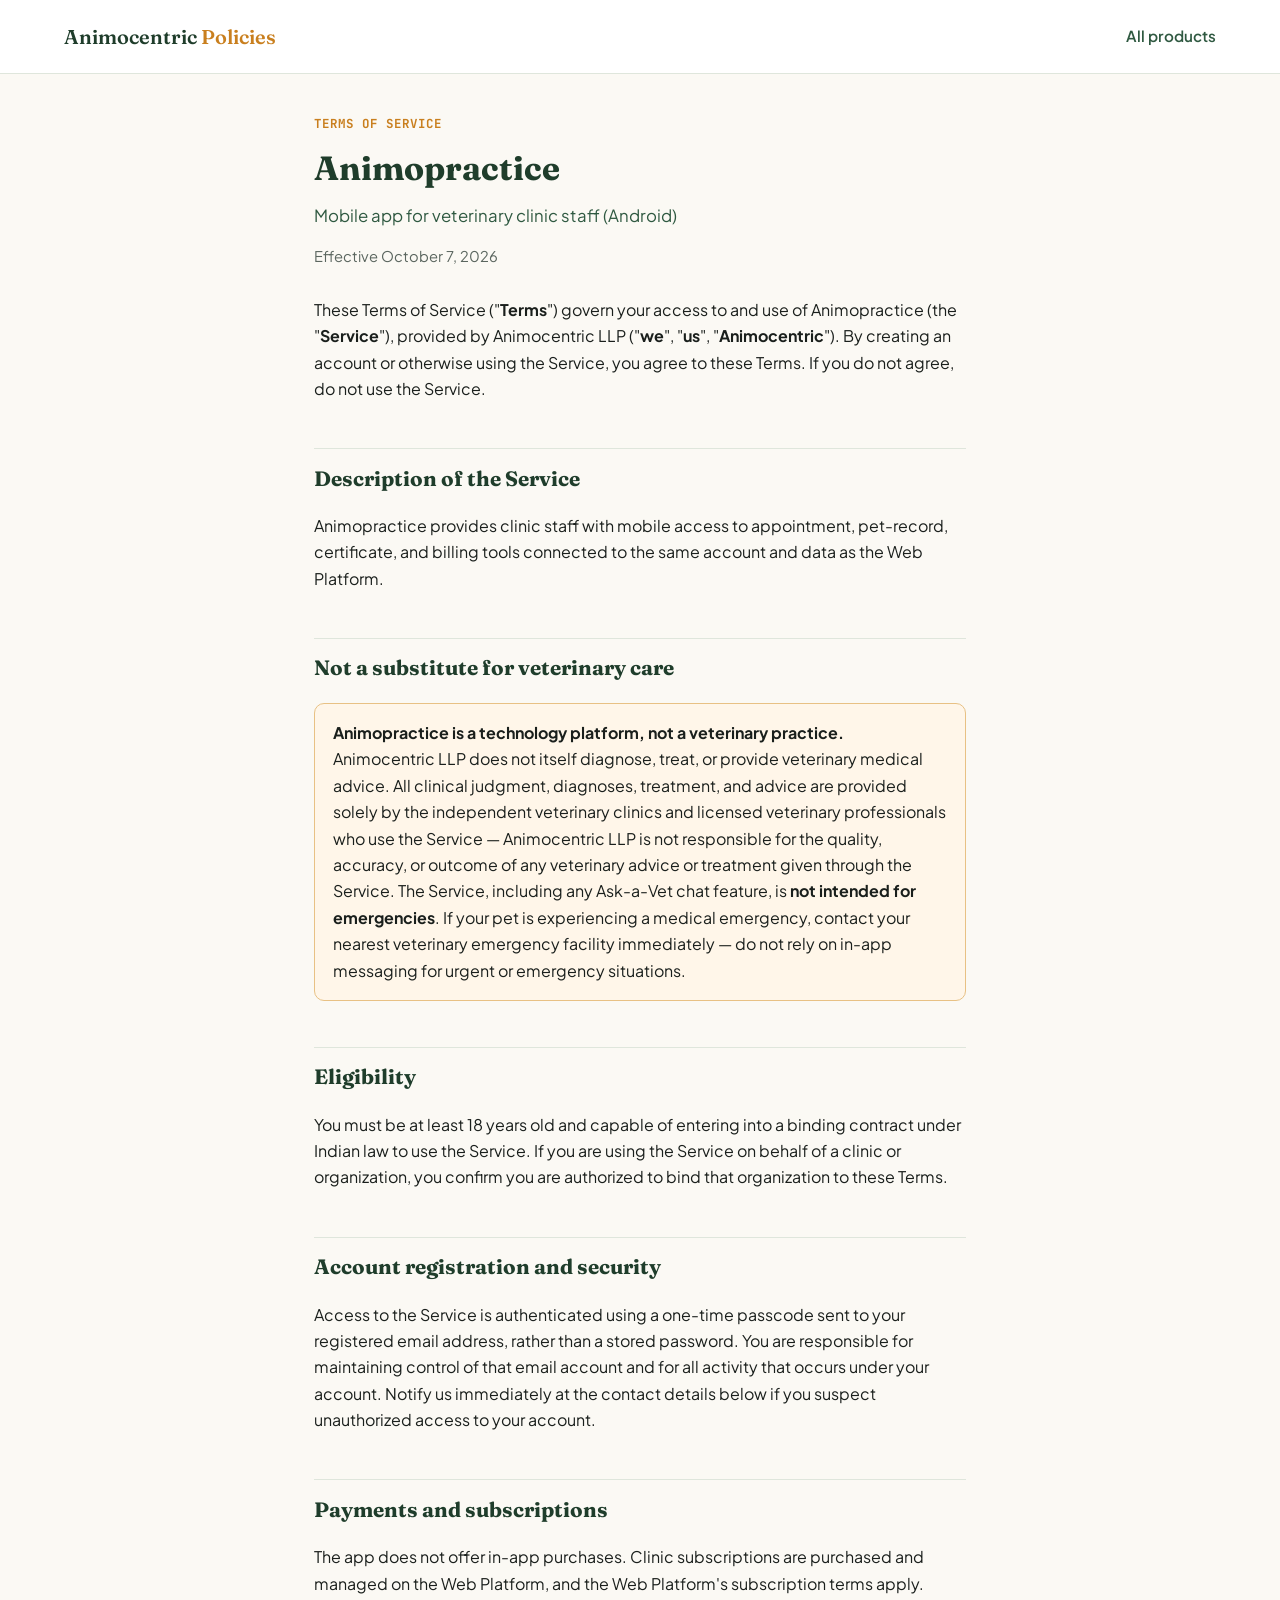
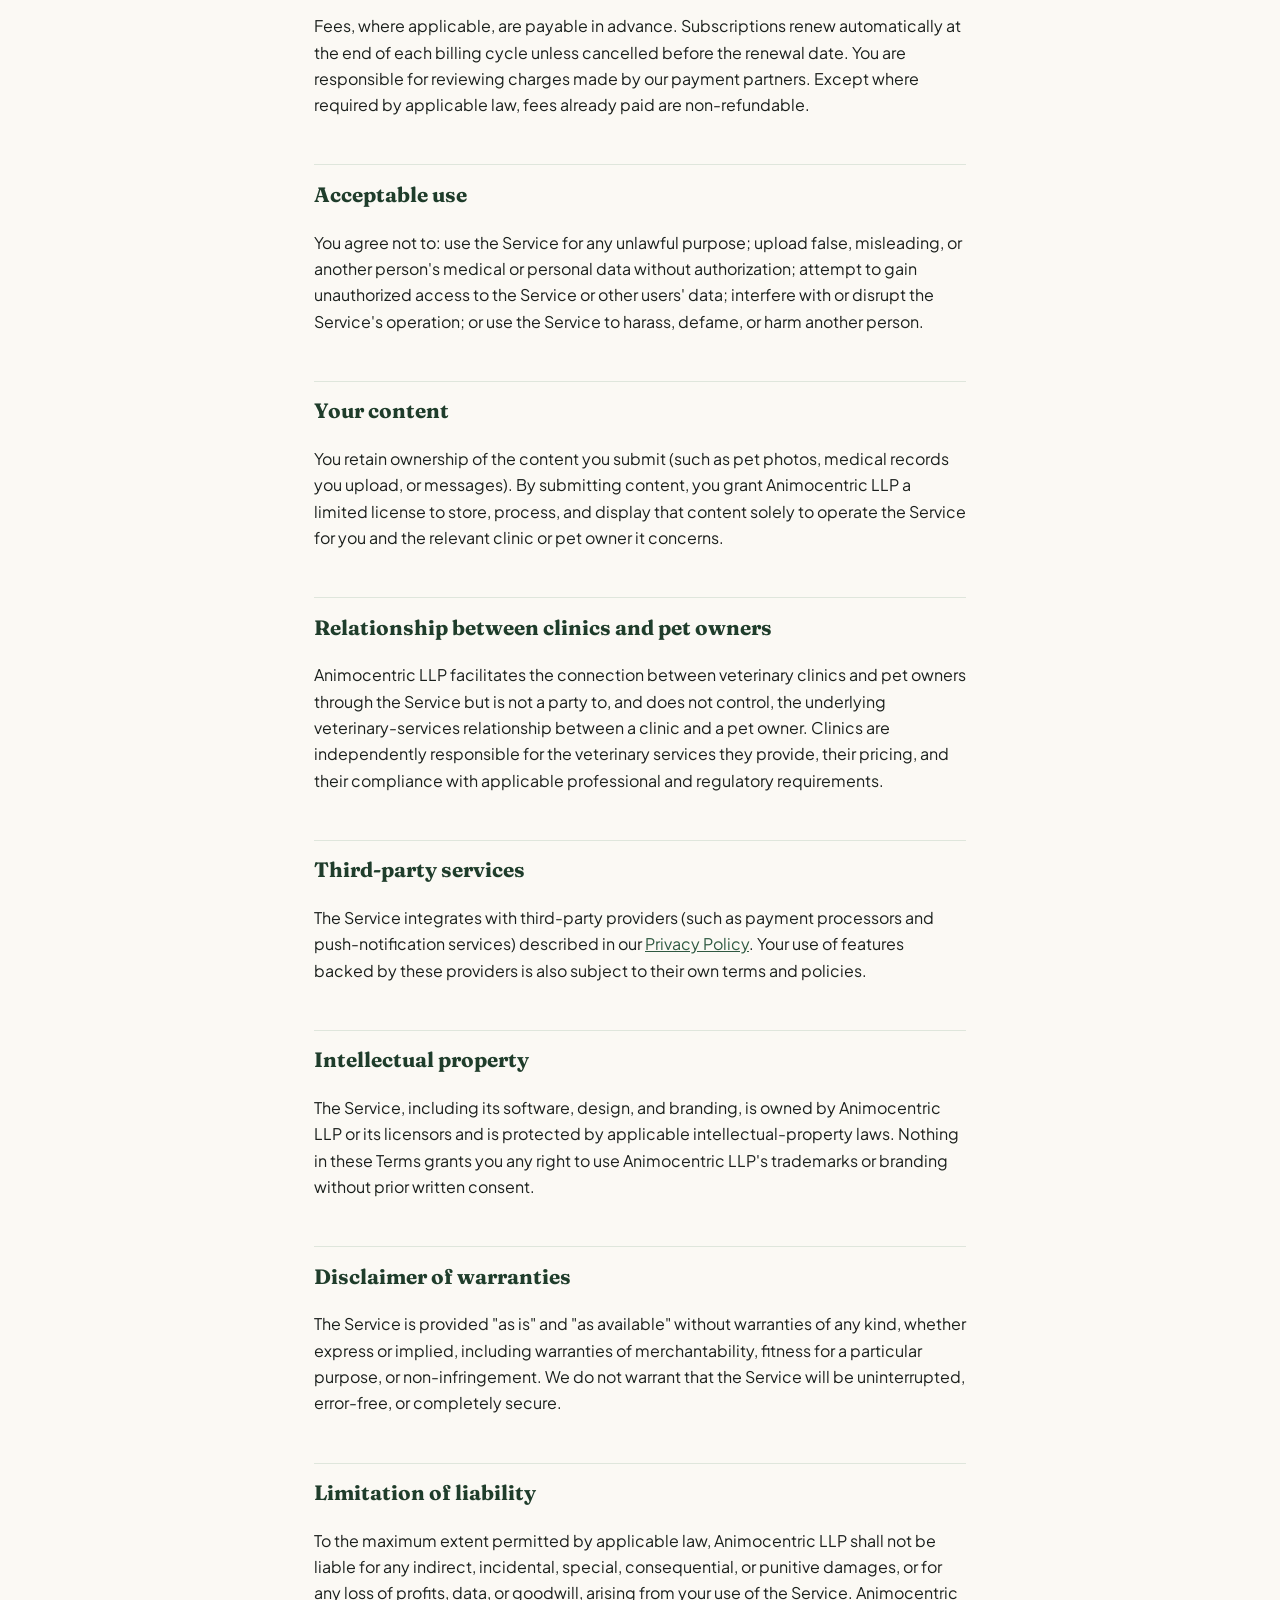
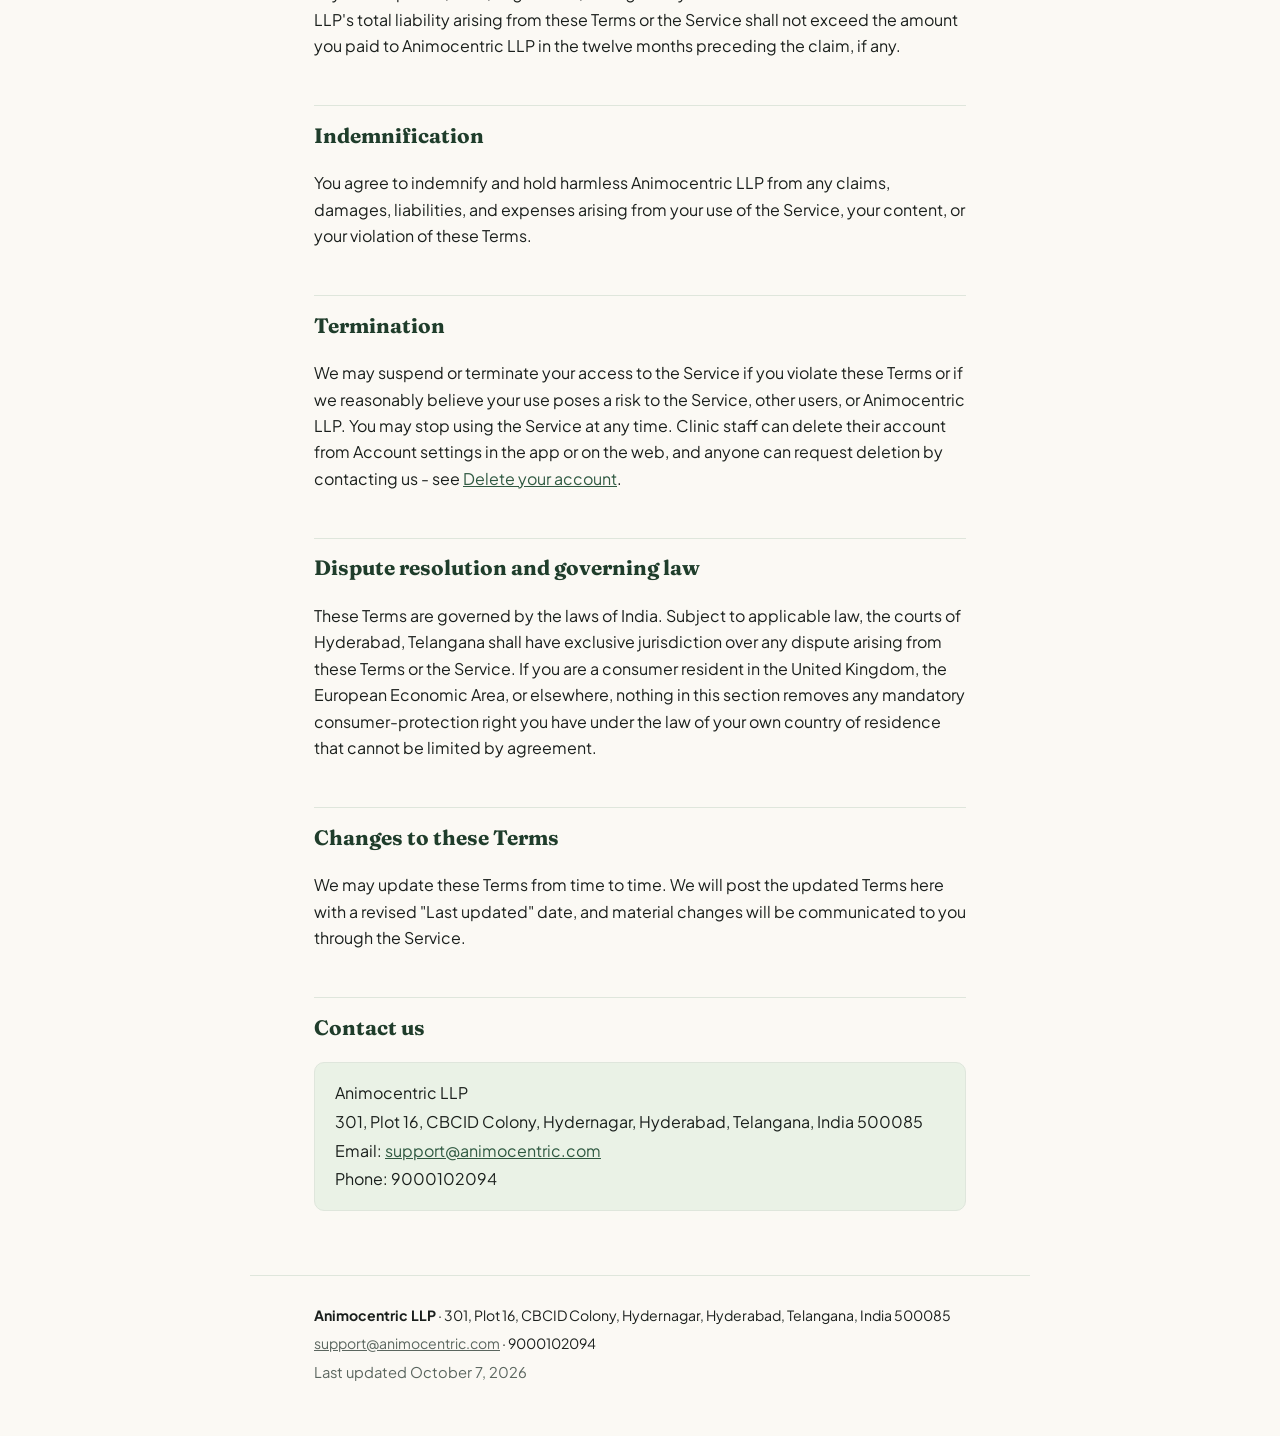
<file: public/terms/animopractice.html>
<!doctype html>
<html lang="en">
<head>
<meta charset="utf-8">
<meta name="viewport" content="width=device-width, initial-scale=1">
<title>Terms of Service | Animocentric</title>
<link rel="stylesheet" href="https://fonts.googleapis.com/css2?family=Fraunces:opsz,wght@9..144,400;9..144,600&family=Plus+Jakarta+Sans:wght@400;500;600;700&family=JetBrains+Mono:wght@400;500&display=swap">
<link rel="stylesheet" href="../assets/style.css">
</head>
<body data-page="terms" data-app="animopractice">
<div id="root">
  <noscript>
    <p style="padding:24px;font-family:sans-serif">This page needs JavaScript enabled to display. Please contact support@animocentric.com if you need this policy in another format.</p>
  </noscript>
</div>
<script src="../assets/data.js"></script>
<script src="../assets/render.js"></script>
</body>
</html>
</file>
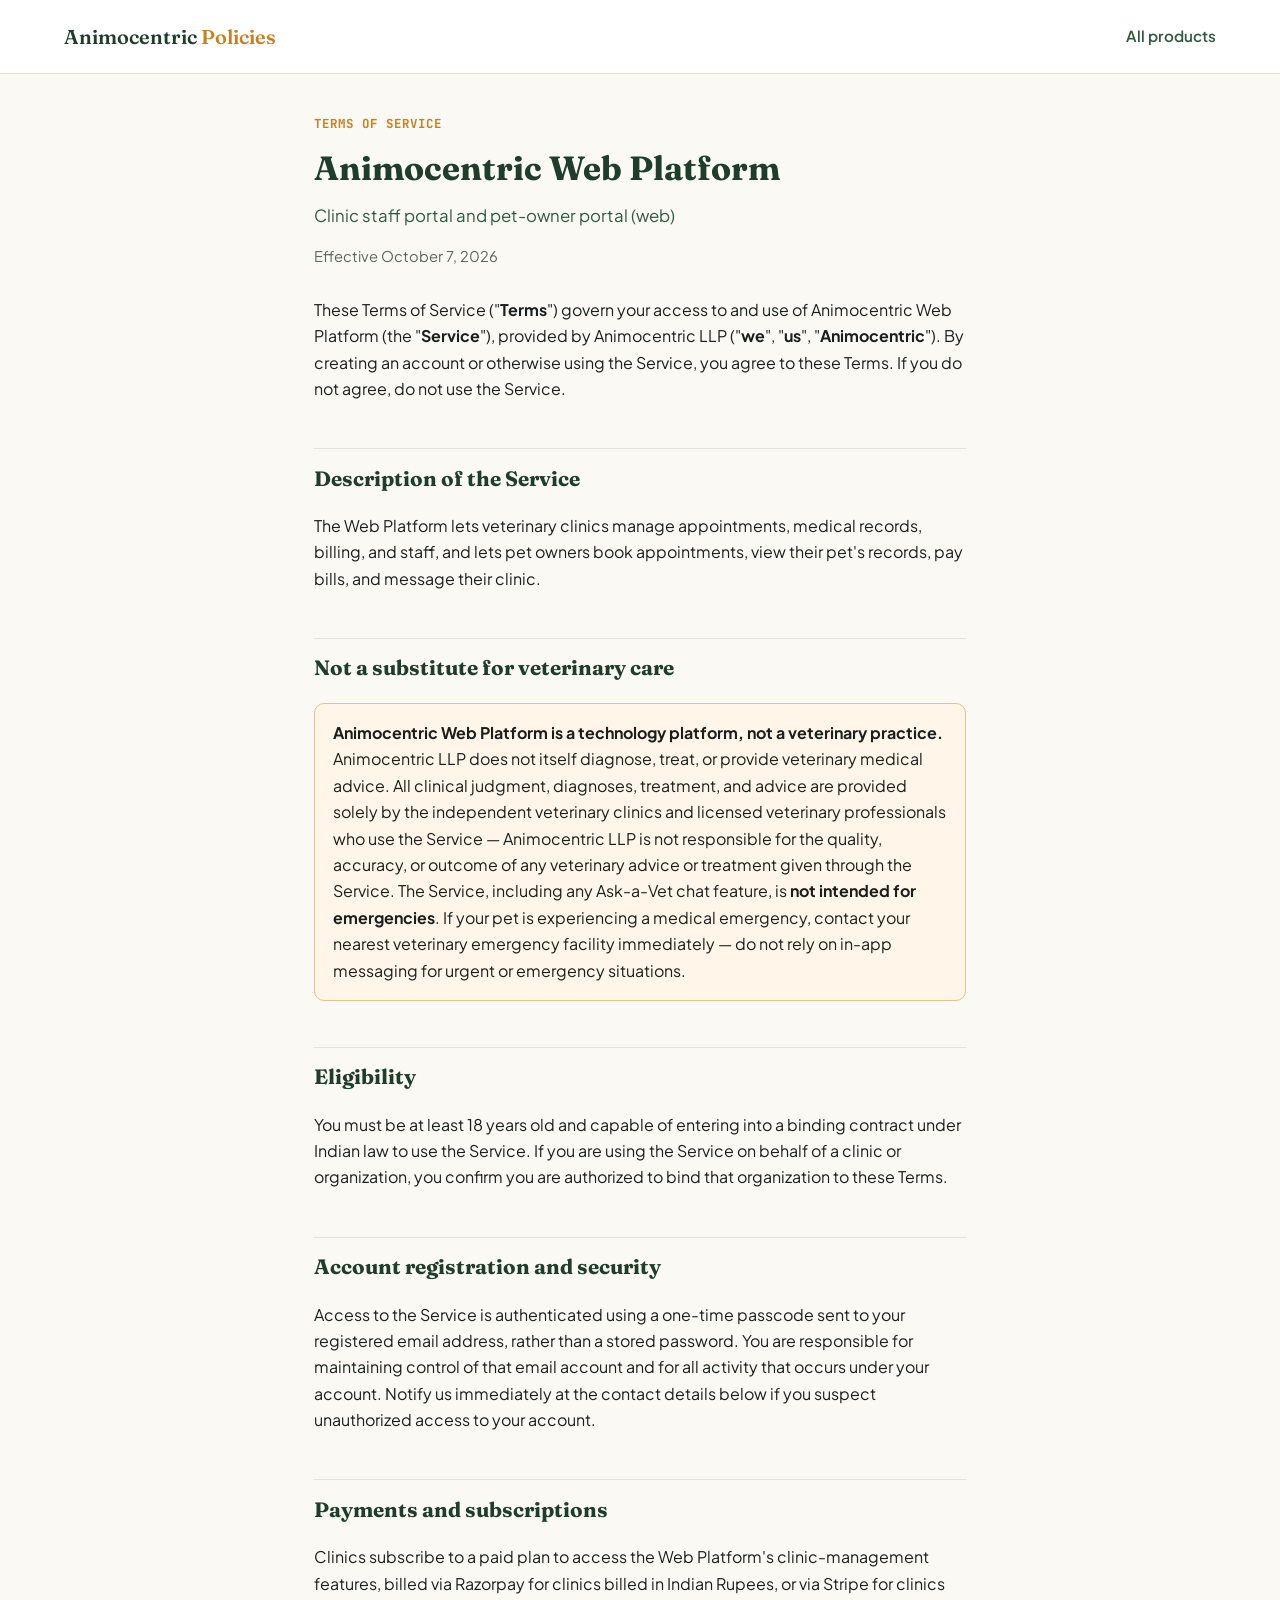
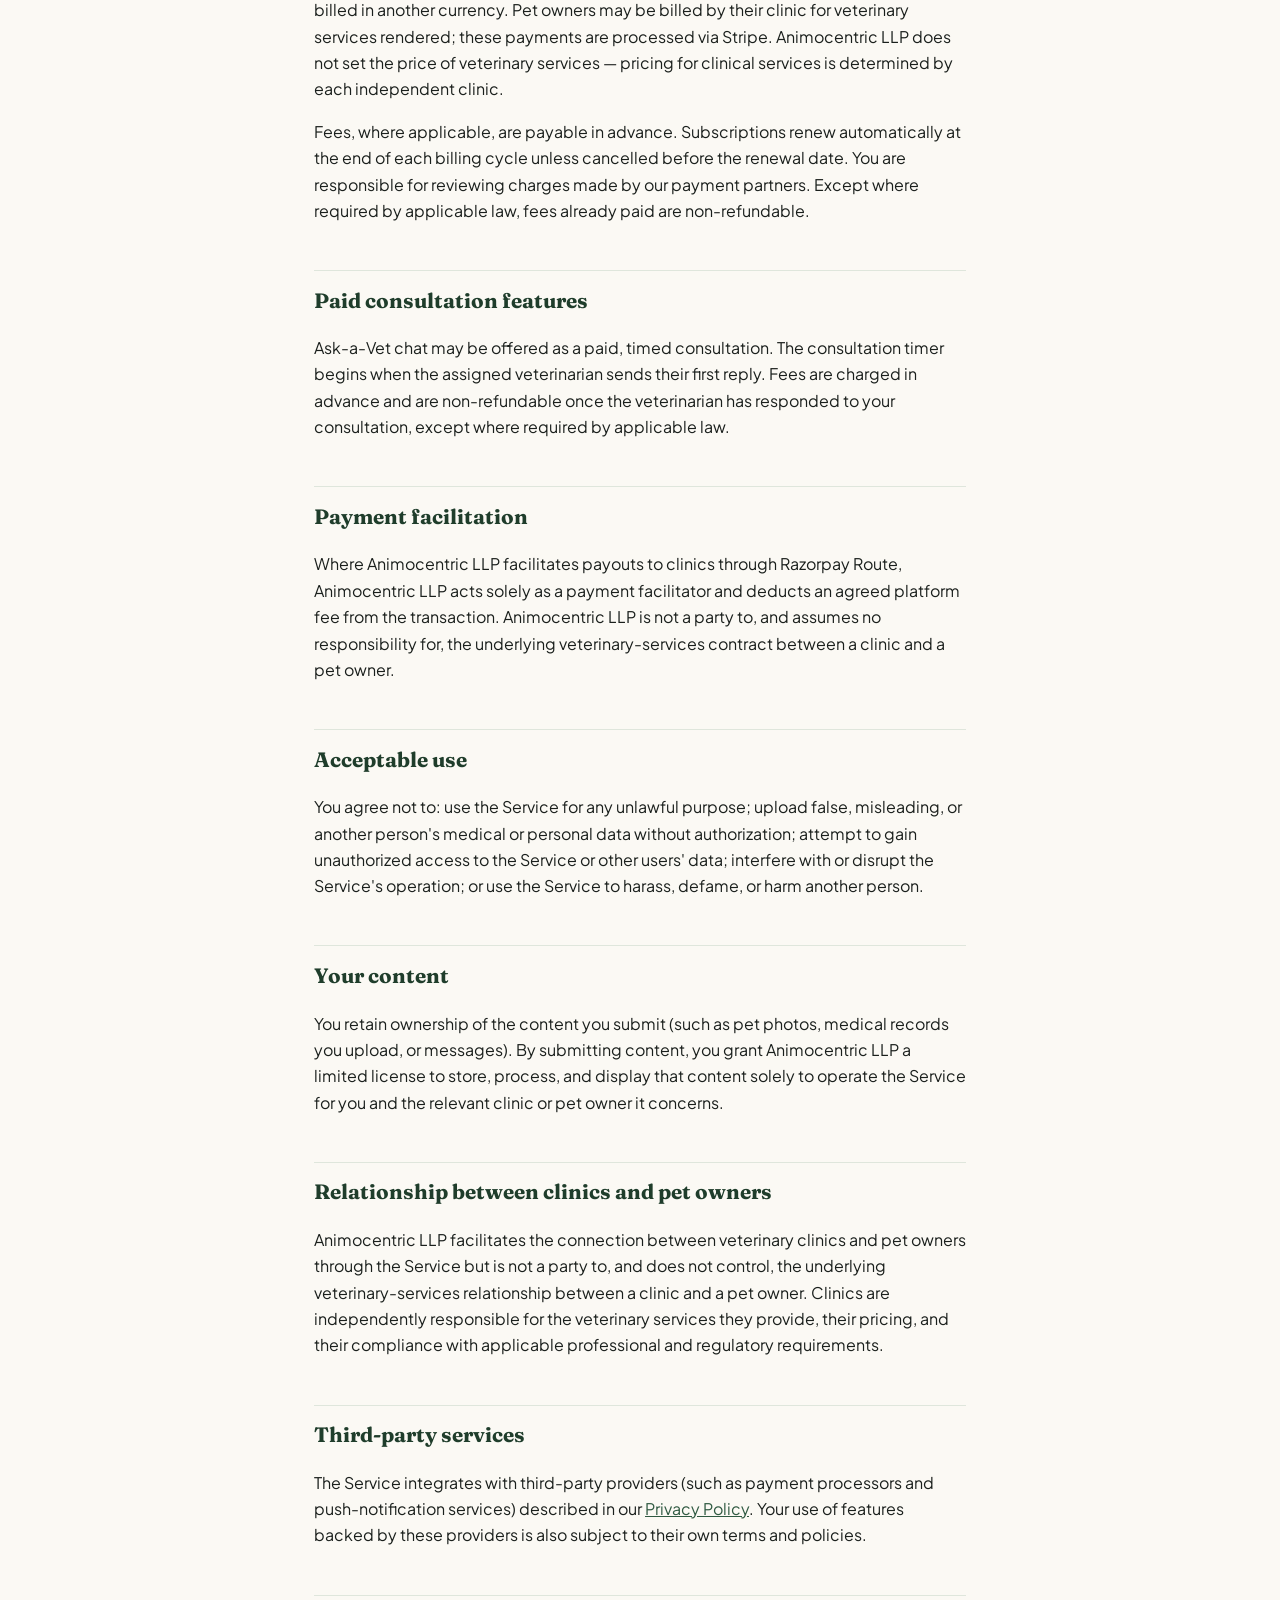
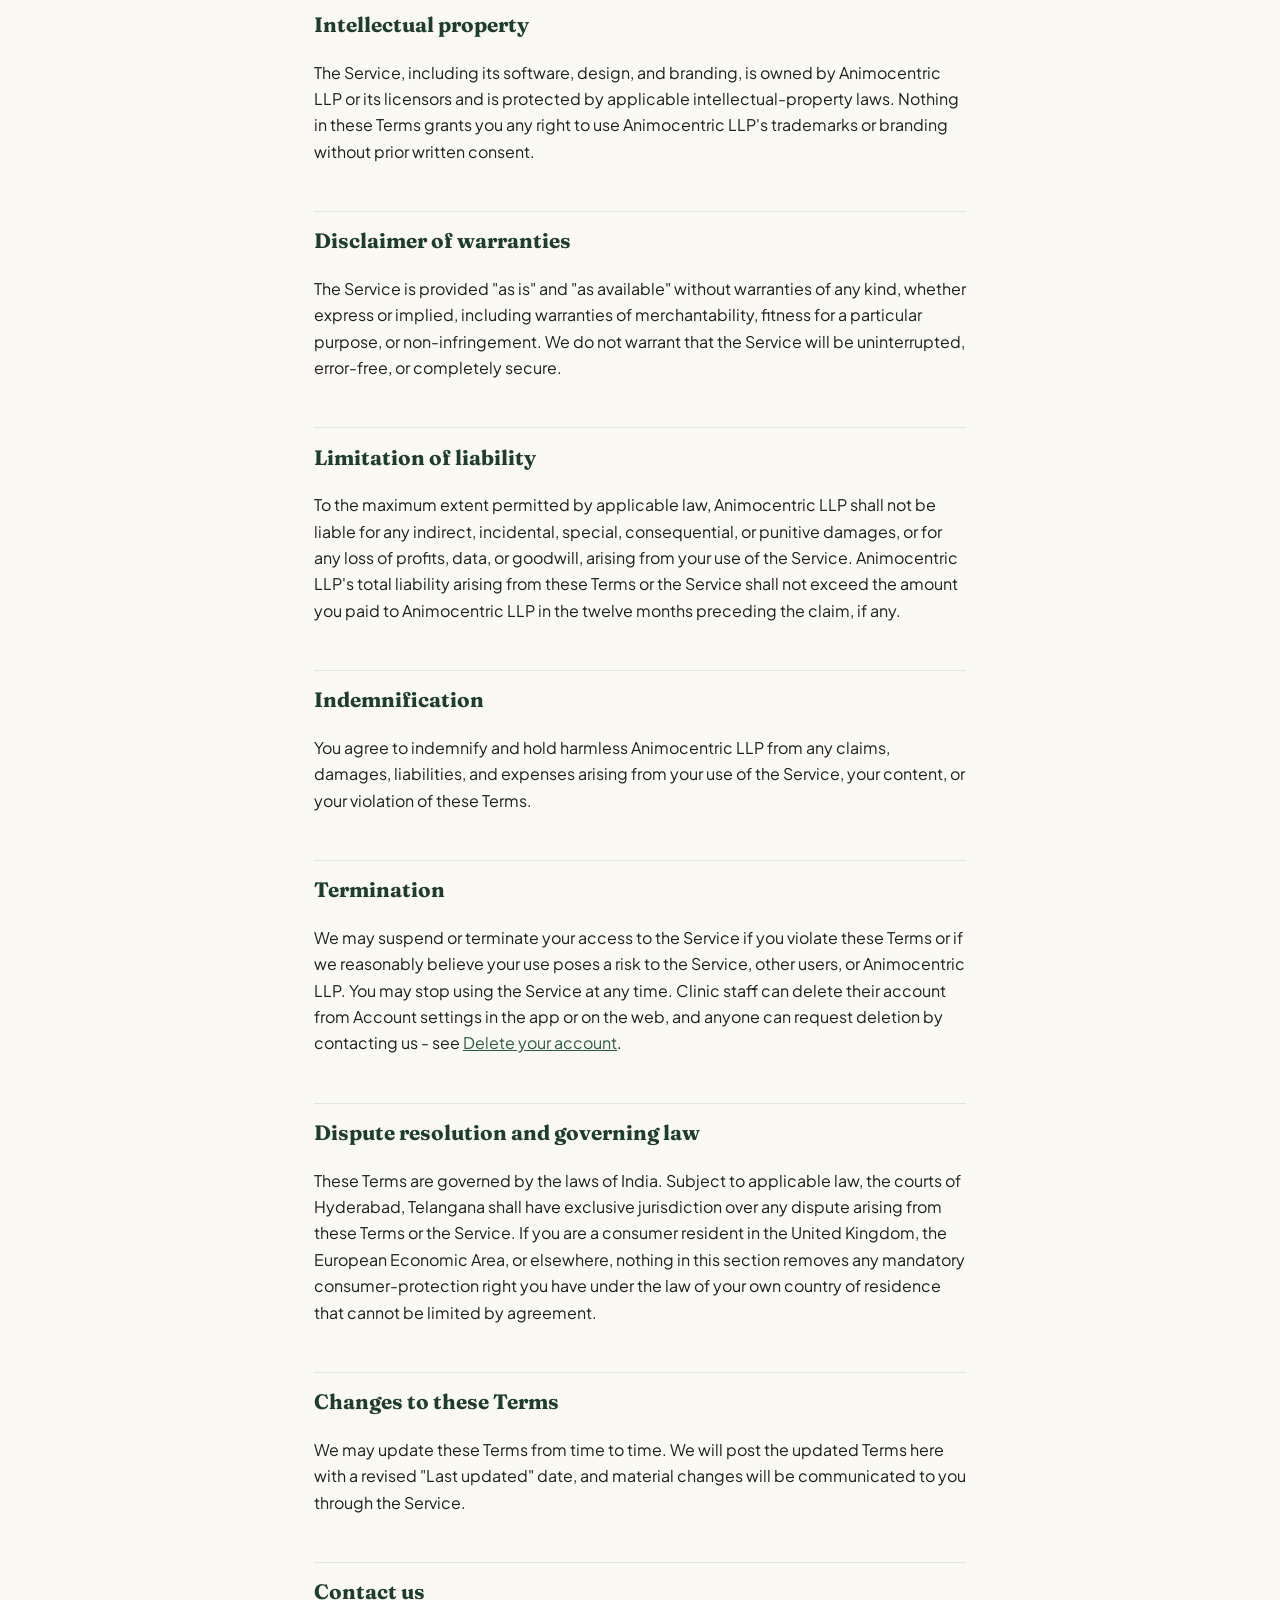
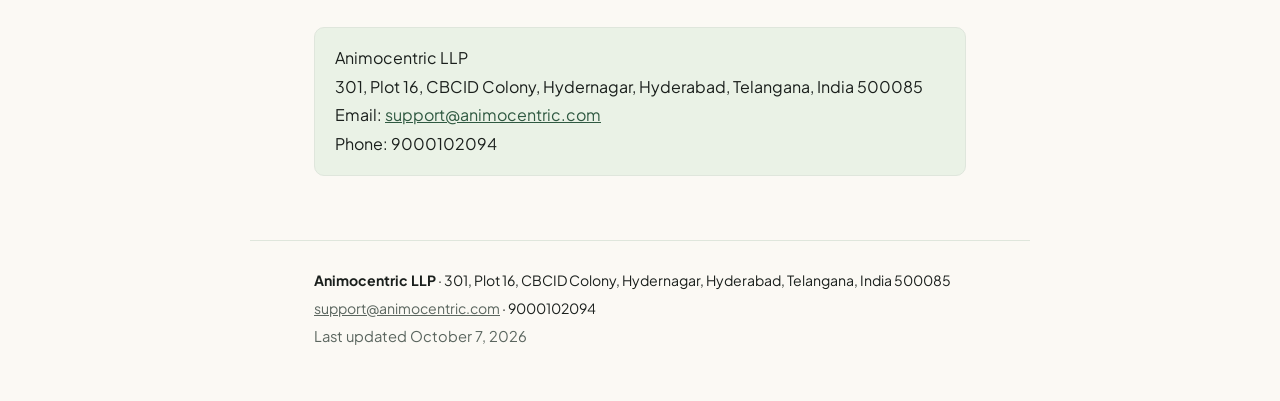
<file: public/terms/client-website.html>
<!doctype html>
<html lang="en">
<head>
<meta charset="utf-8">
<meta name="viewport" content="width=device-width, initial-scale=1">
<title>Terms of Service | Animocentric</title>
<link rel="stylesheet" href="https://fonts.googleapis.com/css2?family=Fraunces:opsz,wght@9..144,400;9..144,600&family=Plus+Jakarta+Sans:wght@400;500;600;700&family=JetBrains+Mono:wght@400;500&display=swap">
<link rel="stylesheet" href="../assets/style.css">
</head>
<body data-page="terms" data-app="client-website">
<div id="root">
  <noscript>
    <p style="padding:24px;font-family:sans-serif">This page needs JavaScript enabled to display. Please contact support@animocentric.com if you need this policy in another format.</p>
  </noscript>
</div>
<script src="../assets/data.js"></script>
<script src="../assets/render.js"></script>
</body>
</html>
</file>
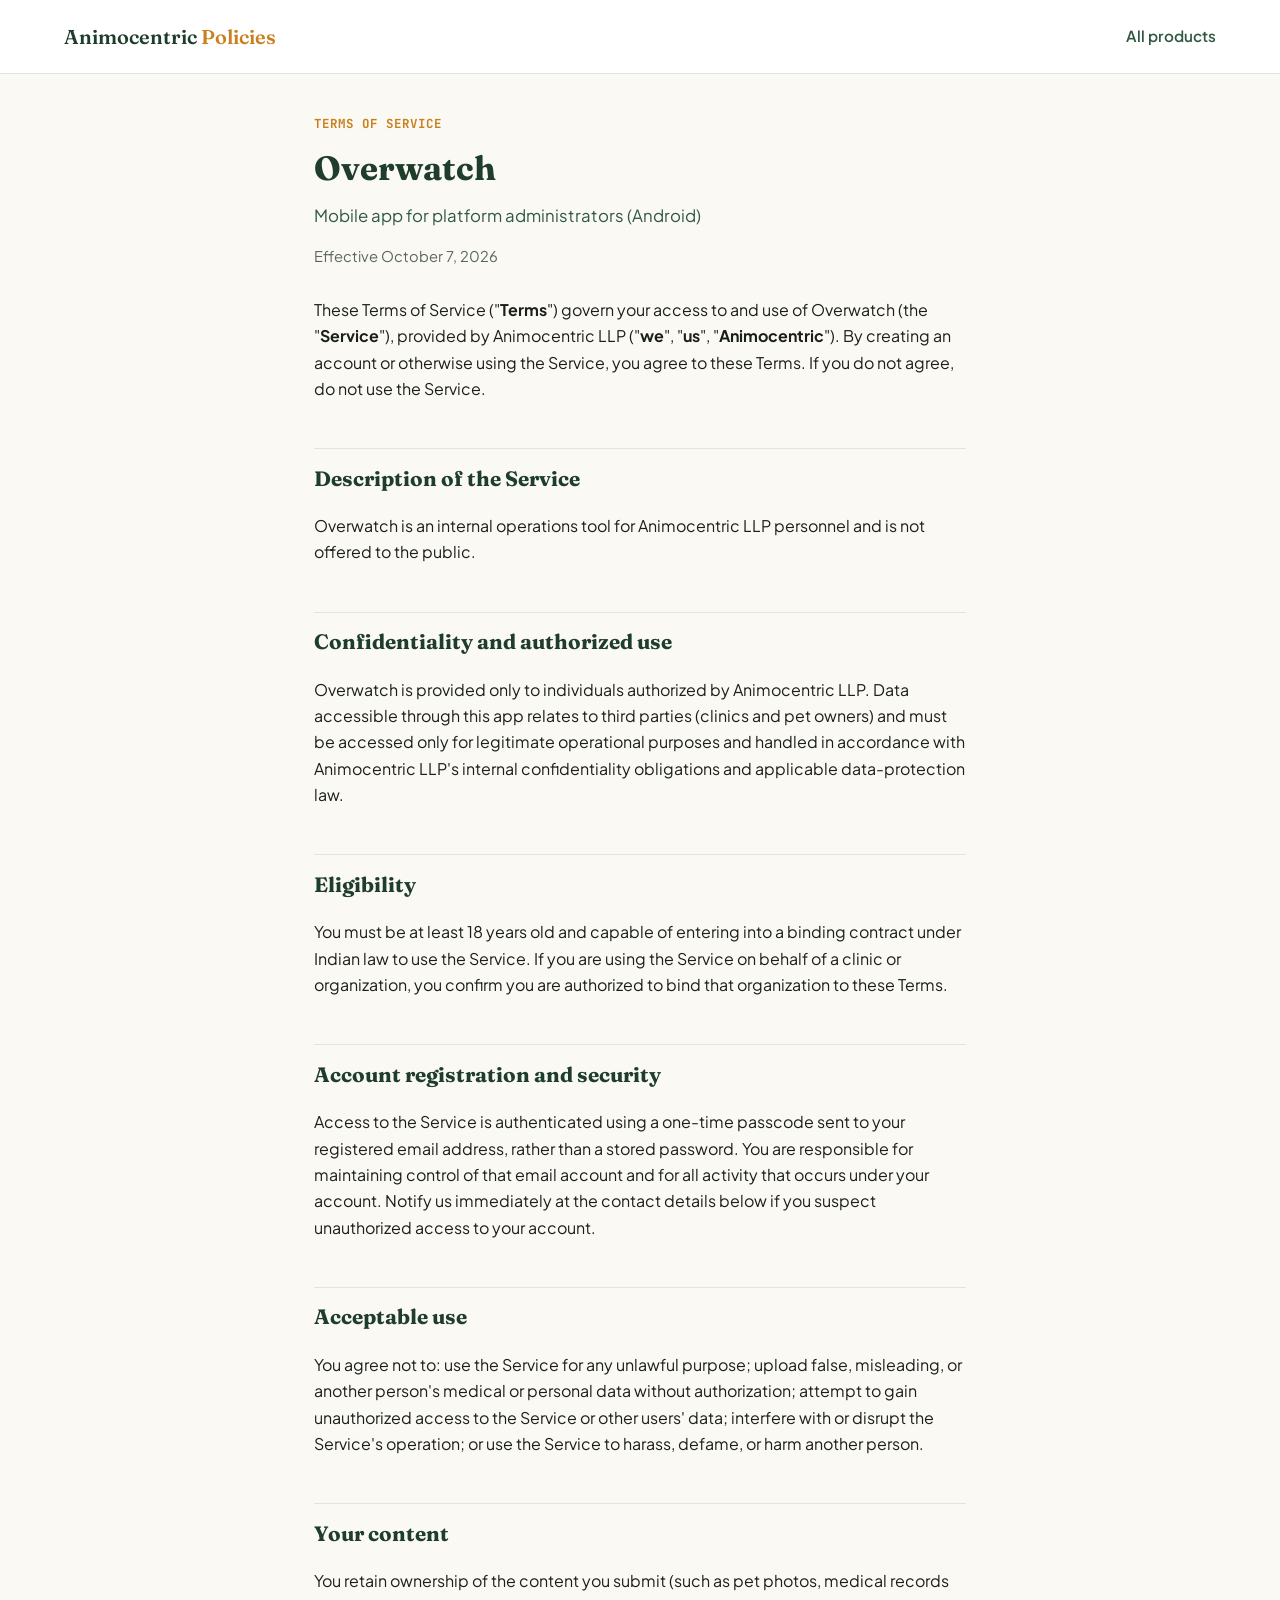
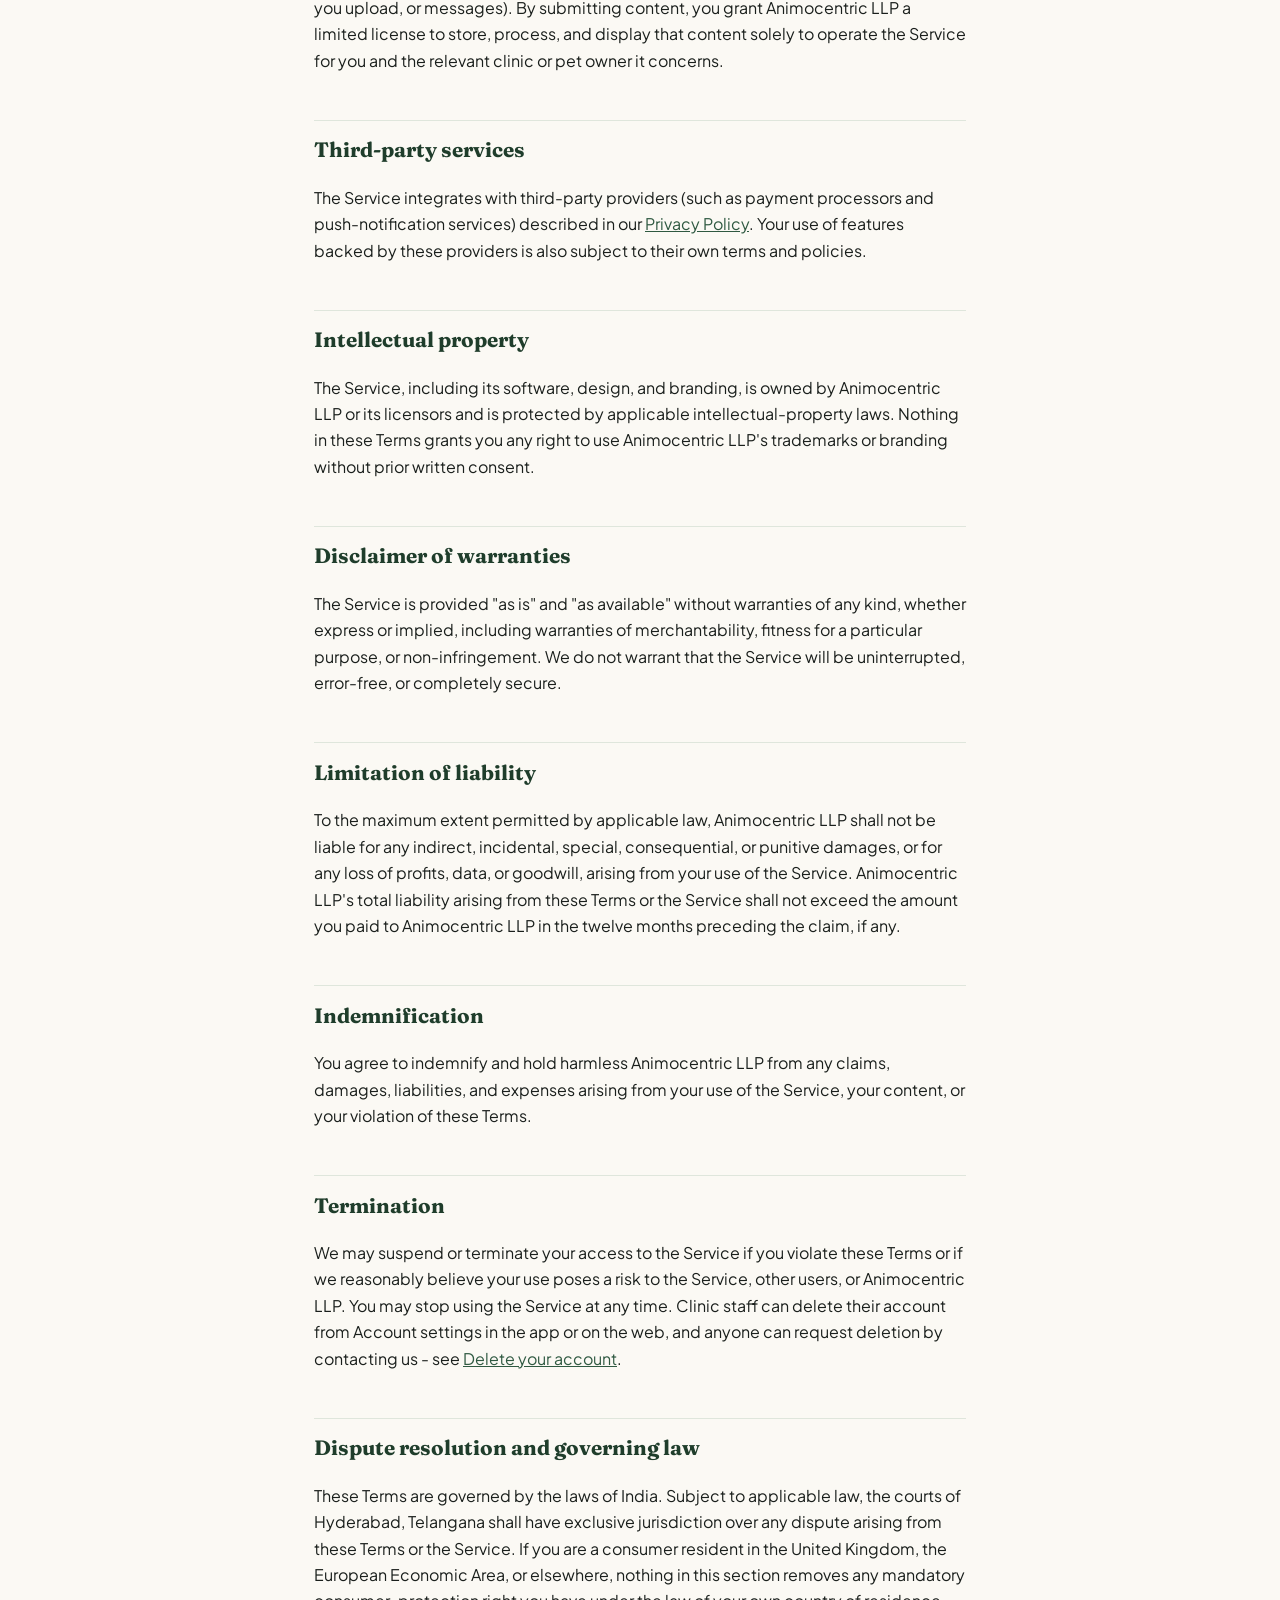
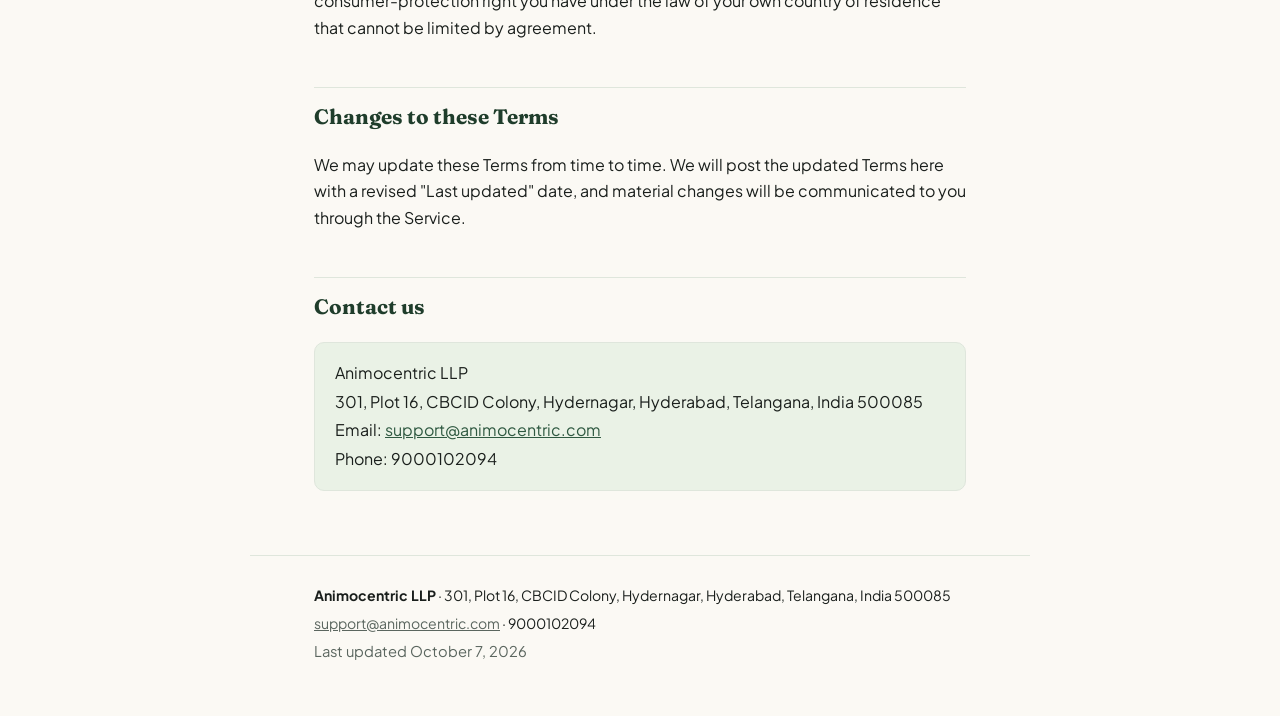
<file: public/terms/overwatch.html>
<!doctype html>
<html lang="en">
<head>
<meta charset="utf-8">
<meta name="viewport" content="width=device-width, initial-scale=1">
<title>Terms of Service | Animocentric</title>
<link rel="stylesheet" href="https://fonts.googleapis.com/css2?family=Fraunces:opsz,wght@9..144,400;9..144,600&family=Plus+Jakarta+Sans:wght@400;500;600;700&family=JetBrains+Mono:wght@400;500&display=swap">
<link rel="stylesheet" href="../assets/style.css">
</head>
<body data-page="terms" data-app="overwatch">
<div id="root">
  <noscript>
    <p style="padding:24px;font-family:sans-serif">This page needs JavaScript enabled to display. Please contact support@animocentric.com if you need this policy in another format.</p>
  </noscript>
</div>
<script src="../assets/data.js"></script>
<script src="../assets/render.js"></script>
</body>
</html>
</file>
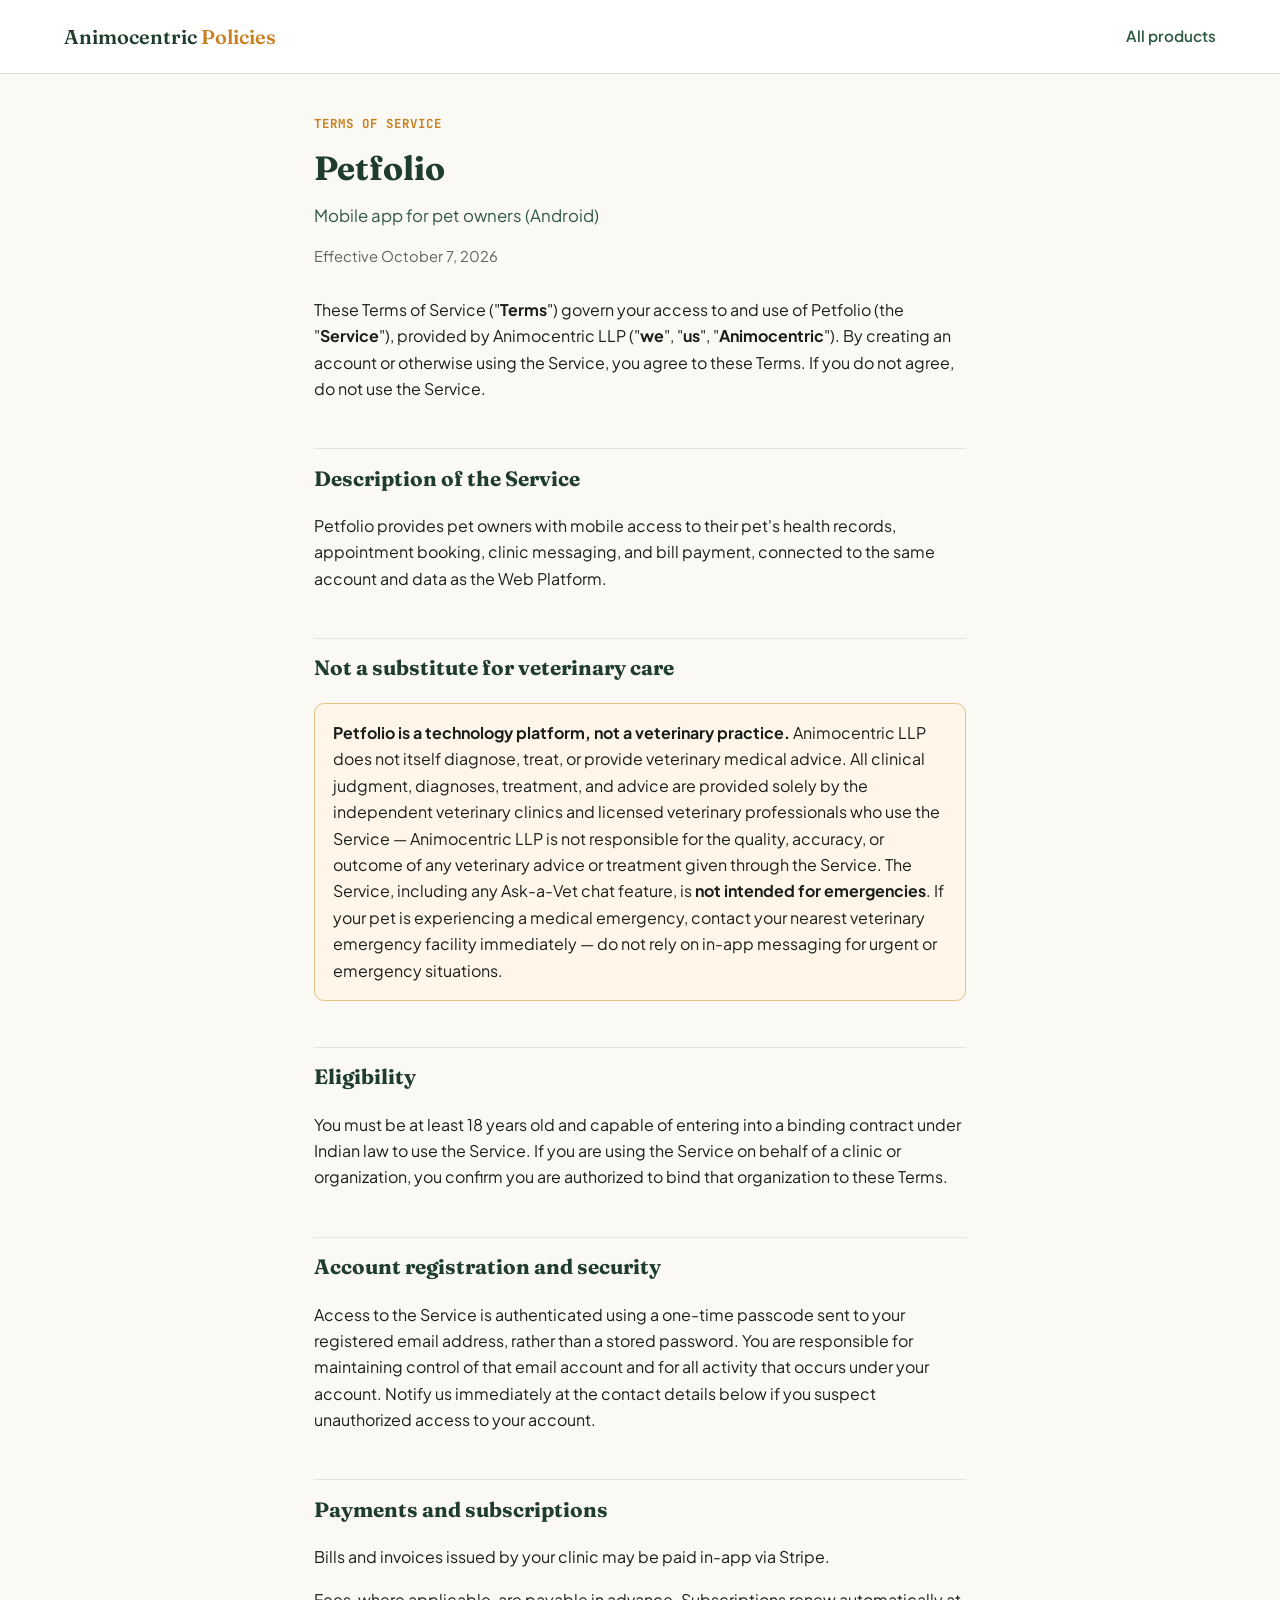
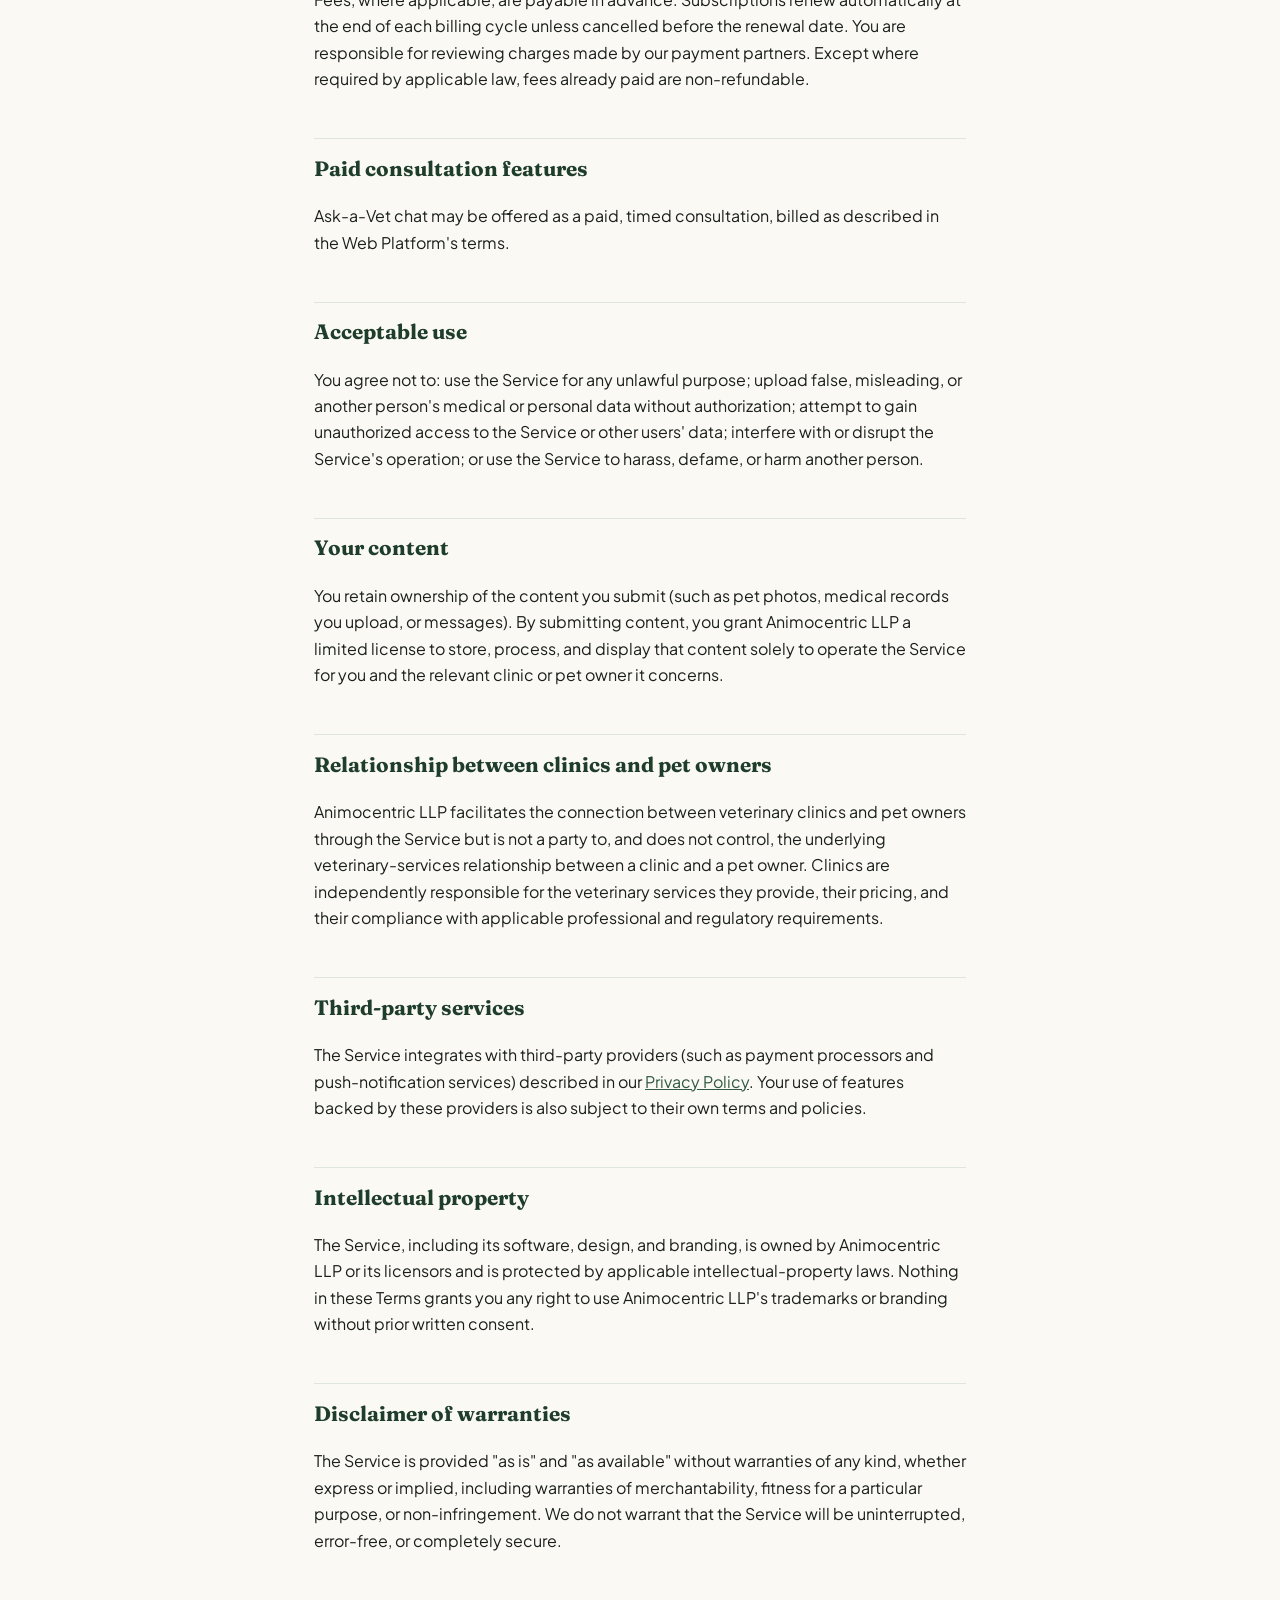
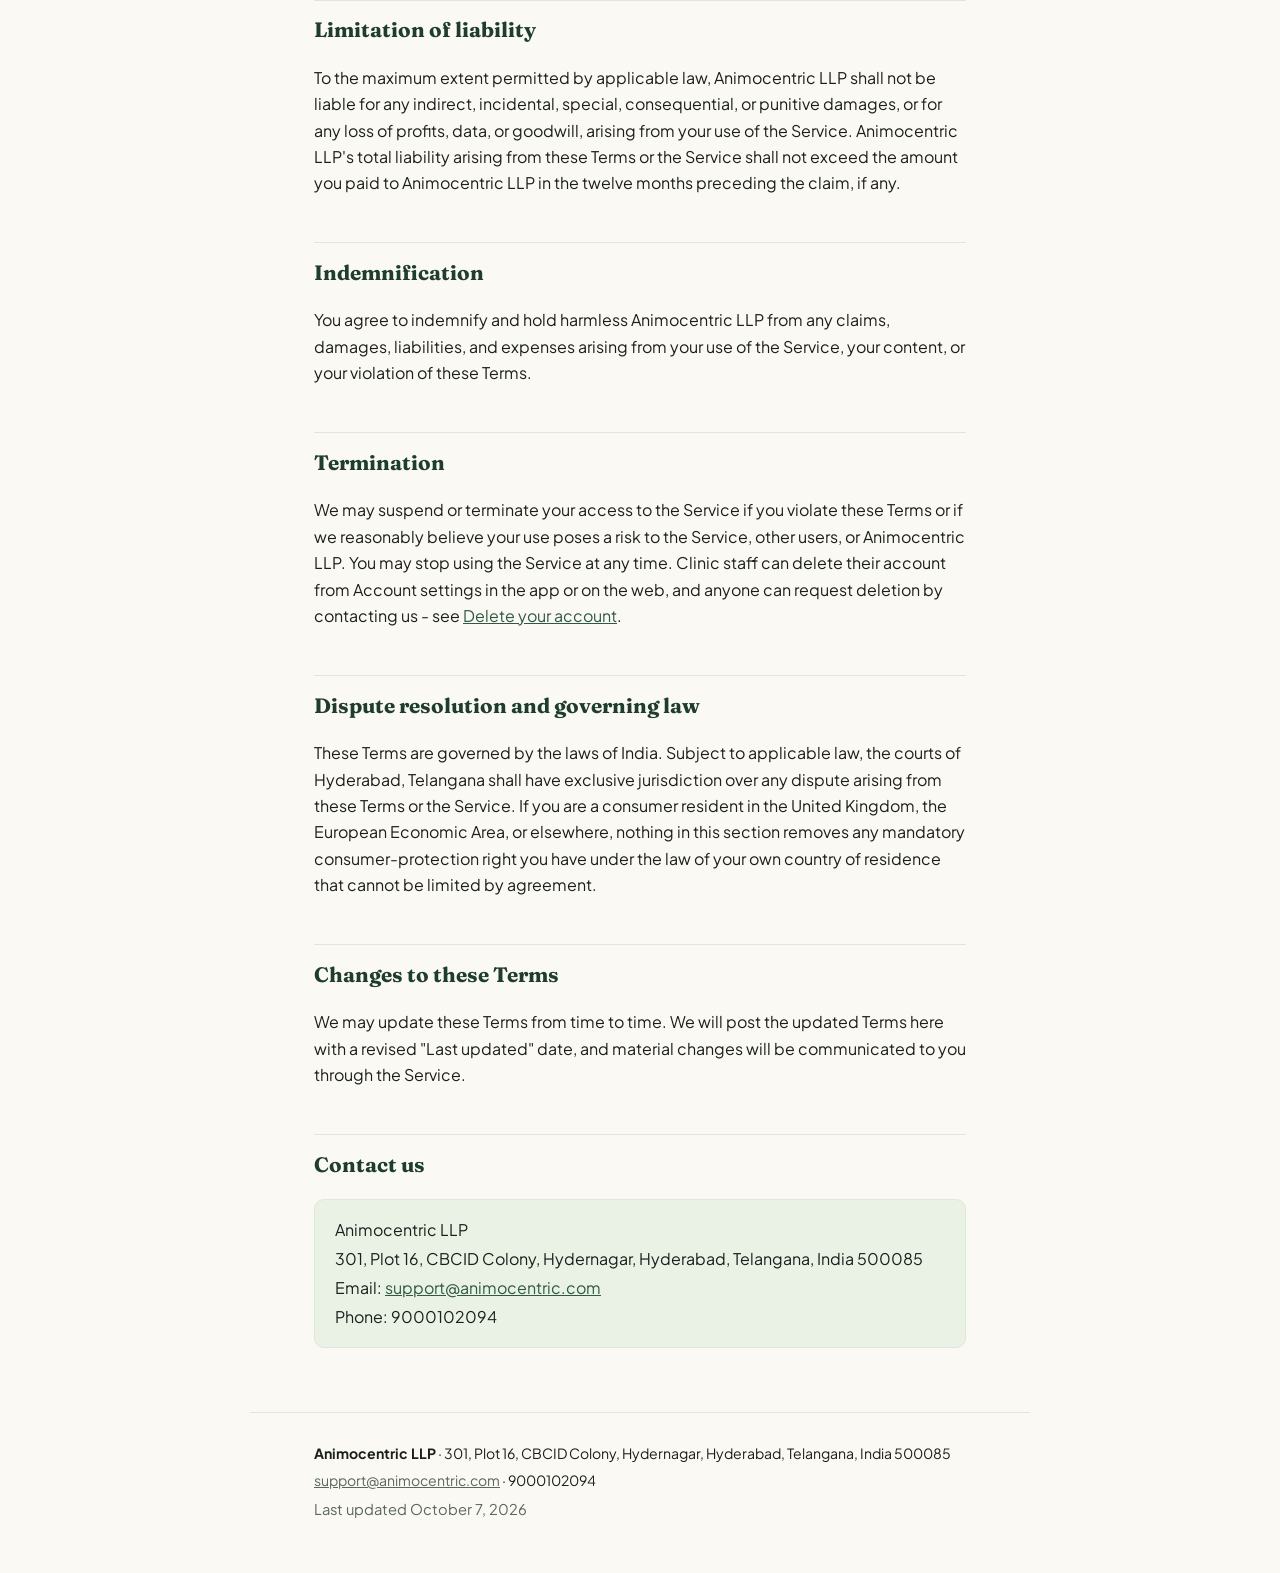
<file: public/terms/petfolio.html>
<!doctype html>
<html lang="en">
<head>
<meta charset="utf-8">
<meta name="viewport" content="width=device-width, initial-scale=1">
<title>Terms of Service | Animocentric</title>
<link rel="stylesheet" href="https://fonts.googleapis.com/css2?family=Fraunces:opsz,wght@9..144,400;9..144,600&family=Plus+Jakarta+Sans:wght@400;500;600;700&family=JetBrains+Mono:wght@400;500&display=swap">
<link rel="stylesheet" href="../assets/style.css">
</head>
<body data-page="terms" data-app="petfolio">
<div id="root">
  <noscript>
    <p style="padding:24px;font-family:sans-serif">This page needs JavaScript enabled to display. Please contact support@animocentric.com if you need this policy in another format.</p>
  </noscript>
</div>
<script src="../assets/data.js"></script>
<script src="../assets/render.js"></script>
</body>
</html>
</file>
<file: public/assets/style.css>
:root {
  --forest: #1f3d2b;
  --forest-light: #2f5941;
  --honey: #c97f1e;
  --sage: #a8c3a0;
  --sage-light: #eaf2e6;
  --bg: #fbf9f4;
  --surface: #ffffff;
  --ink: #1a1f1c;
  --muted: #5b665f;
  --border: #dfe6dc;
  --callout-bg: #fff6e9;
  --callout-border: #e8c184;
  font-size: 16px;
}

* { box-sizing: border-box; }

body {
  margin: 0;
  background: var(--bg);
  color: var(--ink);
  font-family: "Plus Jakarta Sans", -apple-system, BlinkMacSystemFont, sans-serif;
  line-height: 1.65;
}

h1, h2, h3, .brand {
  font-family: "Fraunces", Georgia, serif;
  color: var(--forest);
}

.site-header {
  display: flex;
  align-items: center;
  justify-content: space-between;
  padding: 20px max(16px, 5vw);
  border-bottom: 1px solid var(--border);
  background: var(--surface);
  flex-wrap: wrap;
  gap: 8px;
}

.brand {
  font-weight: 600;
  font-size: 1.25rem;
  text-decoration: none;
}
.brand span { color: var(--honey); }

.site-header nav a {
  color: var(--forest-light);
  text-decoration: none;
  font-weight: 600;
  font-size: 0.95rem;
}
.site-header nav a:hover { text-decoration: underline; }

main {
  max-width: 780px;
  margin: 0 auto;
  padding: 40px max(16px, 5vw) 64px;
}

.doc-head { margin-bottom: 28px; }

.eyebrow {
  text-transform: uppercase;
  letter-spacing: 0.08em;
  font-size: 0.78rem;
  font-weight: 700;
  color: var(--honey);
  margin: 0 0 6px;
  font-family: "JetBrains Mono", monospace;
}

h1 { font-size: 2.1rem; margin: 0 0 6px; }
.tagline { font-size: 1.05rem; color: var(--forest-light); margin: 0 0 4px; }
.muted { color: var(--muted); font-size: 0.92rem; }

h2 {
  font-size: 1.3rem;
  margin-top: 2.2em;
  padding-top: 0.6em;
  border-top: 1px solid var(--border);
}

h3 { font-size: 1.05rem; color: var(--forest-light); margin-top: 1.4em; }

p, li { color: var(--ink); }
ul { padding-left: 1.3em; }
li { margin: 0.35em 0; }

a { color: var(--forest-light); }
a:hover { color: var(--honey); }

address {
  font-style: normal;
  background: var(--sage-light);
  border: 1px solid var(--border);
  border-radius: 10px;
  padding: 16px 20px;
  line-height: 1.8;
}

.callout {
  background: var(--callout-bg);
  border: 1px solid var(--callout-border);
  border-radius: 10px;
  padding: 16px 18px;
}

.perm-table {
  width: 100%;
  border-collapse: collapse;
  margin: 1em 0;
  font-size: 0.95rem;
}
.perm-table th, .perm-table td {
  border: 1px solid var(--border);
  padding: 10px 12px;
  text-align: left;
  vertical-align: top;
}
.perm-table th {
  background: var(--sage-light);
  color: var(--forest);
}

.app-grid {
  list-style: none;
  padding: 0;
  display: grid;
  grid-template-columns: repeat(auto-fill, minmax(220px, 1fr));
  gap: 14px;
  margin: 1.2em 0 2em;
}

.app-card {
  background: var(--surface);
  border: 1px solid var(--border);
  border-radius: 12px;
  padding: 16px 18px;
}
.app-card h3 { margin-top: 0; }
.card-links { display: flex; gap: 14px; margin-top: 10px; font-size: 0.92rem; font-weight: 600; }

.site-footer {
  max-width: 780px;
  margin: 0 auto;
  padding: 24px max(16px, 5vw) 48px;
  color: var(--muted);
  font-size: 0.88rem;
  border-top: 1px solid var(--border);
}
.site-footer p { margin: 0.3em 0; }
.site-footer a { color: var(--muted); }

@media (max-width: 480px) {
  h1 { font-size: 1.7rem; }
  .app-grid { grid-template-columns: 1fr; }
}
</file>
